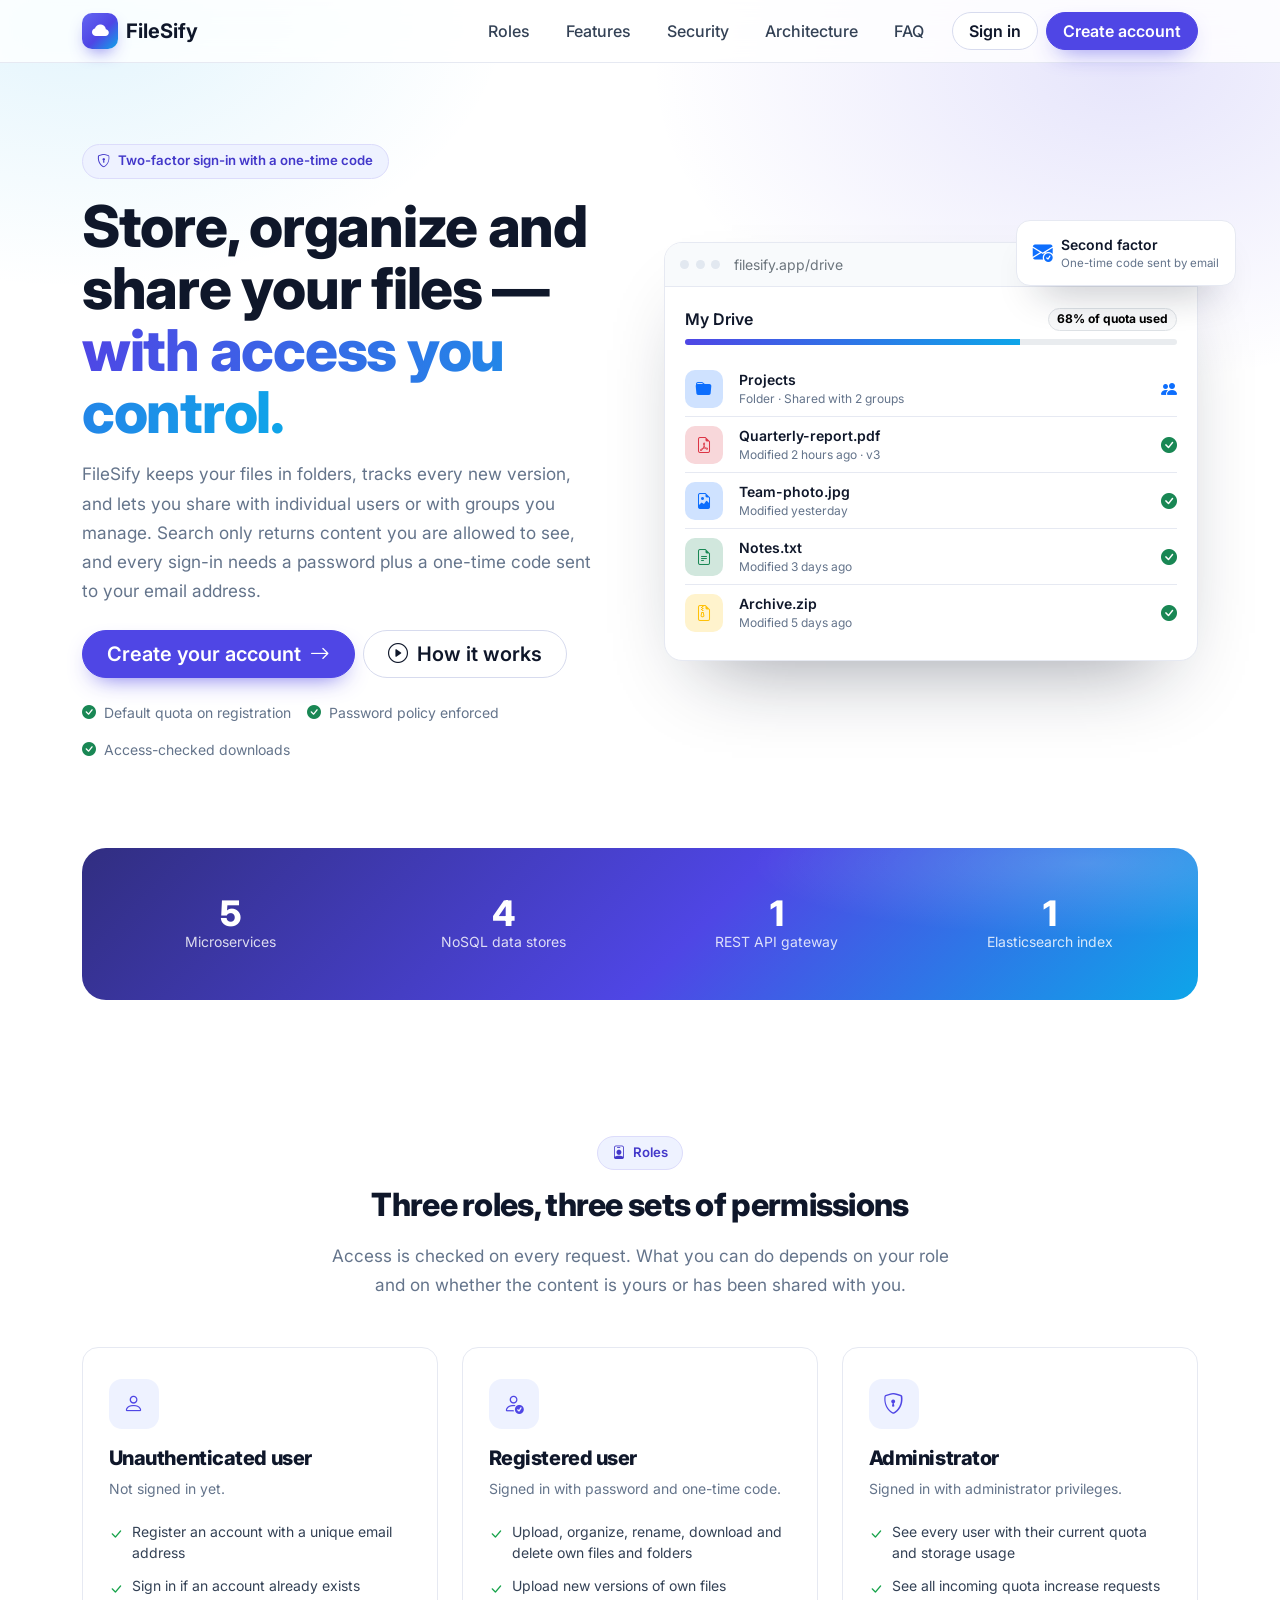
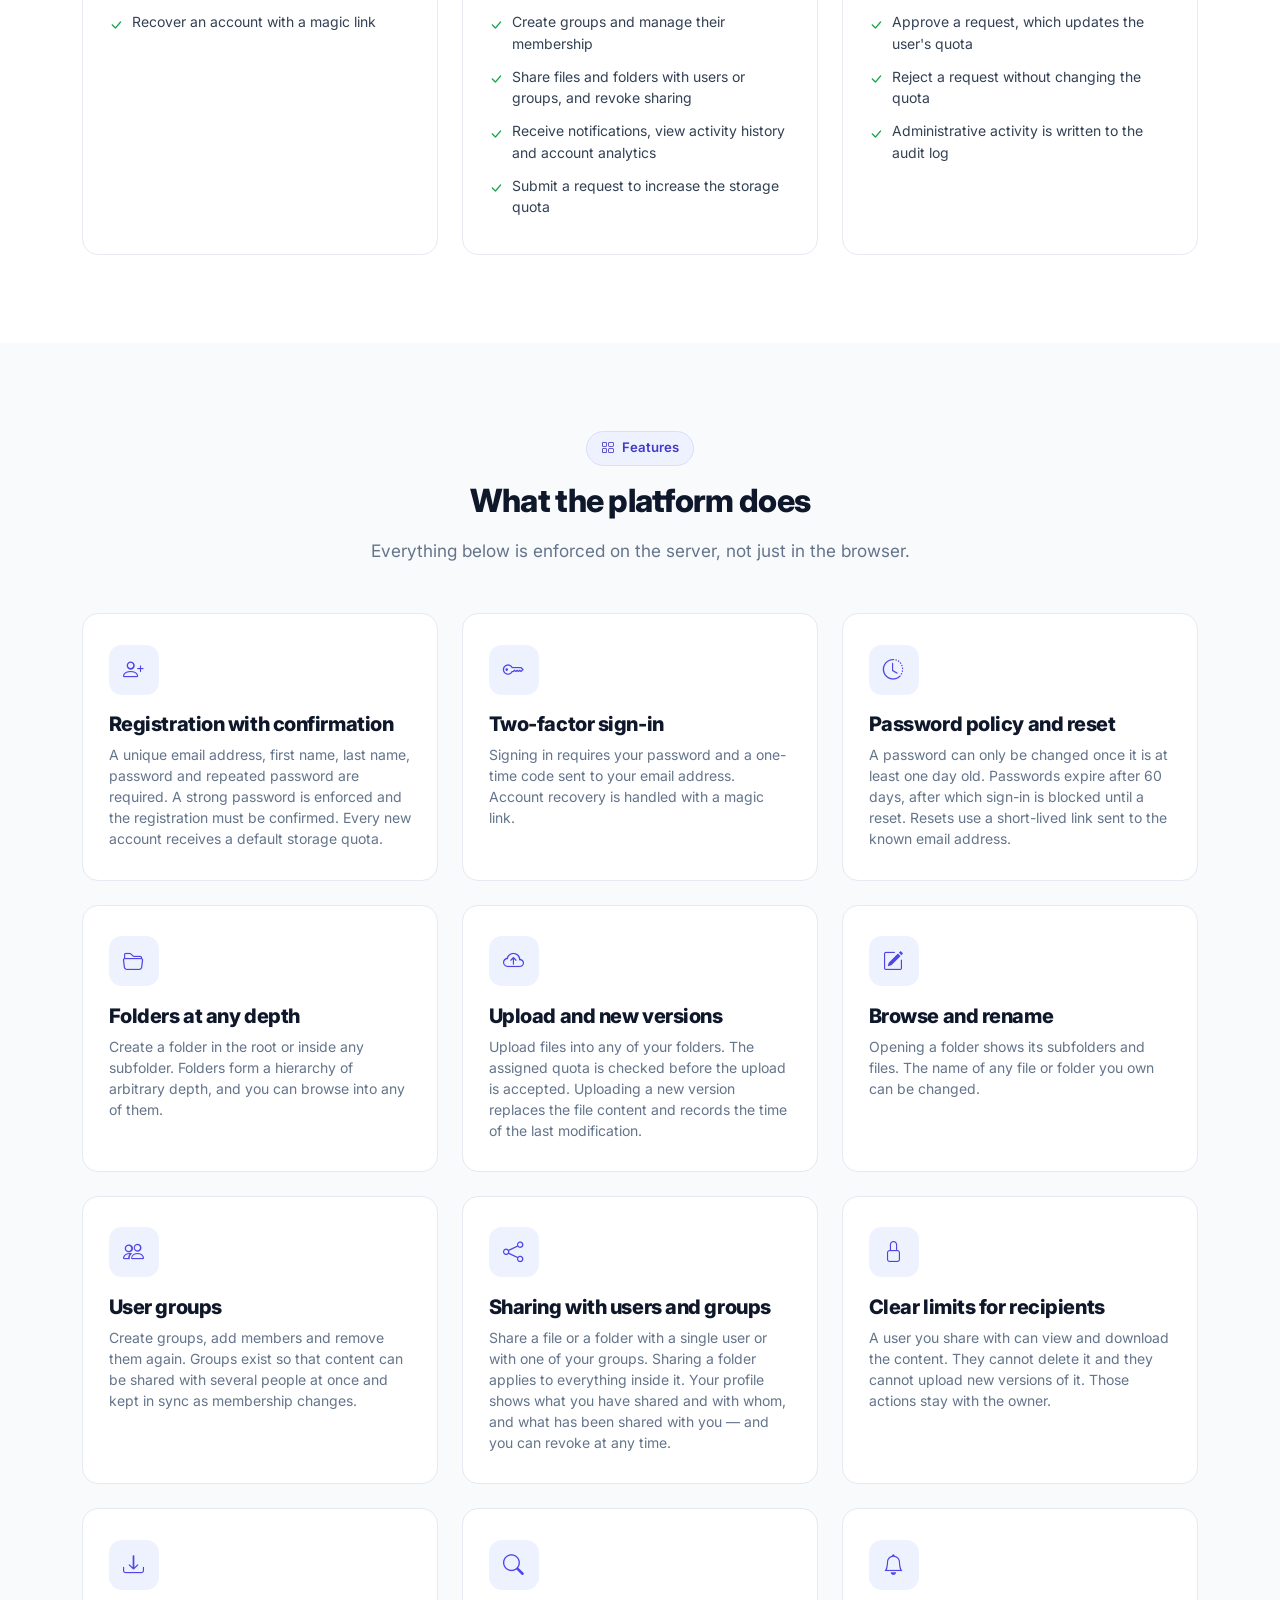
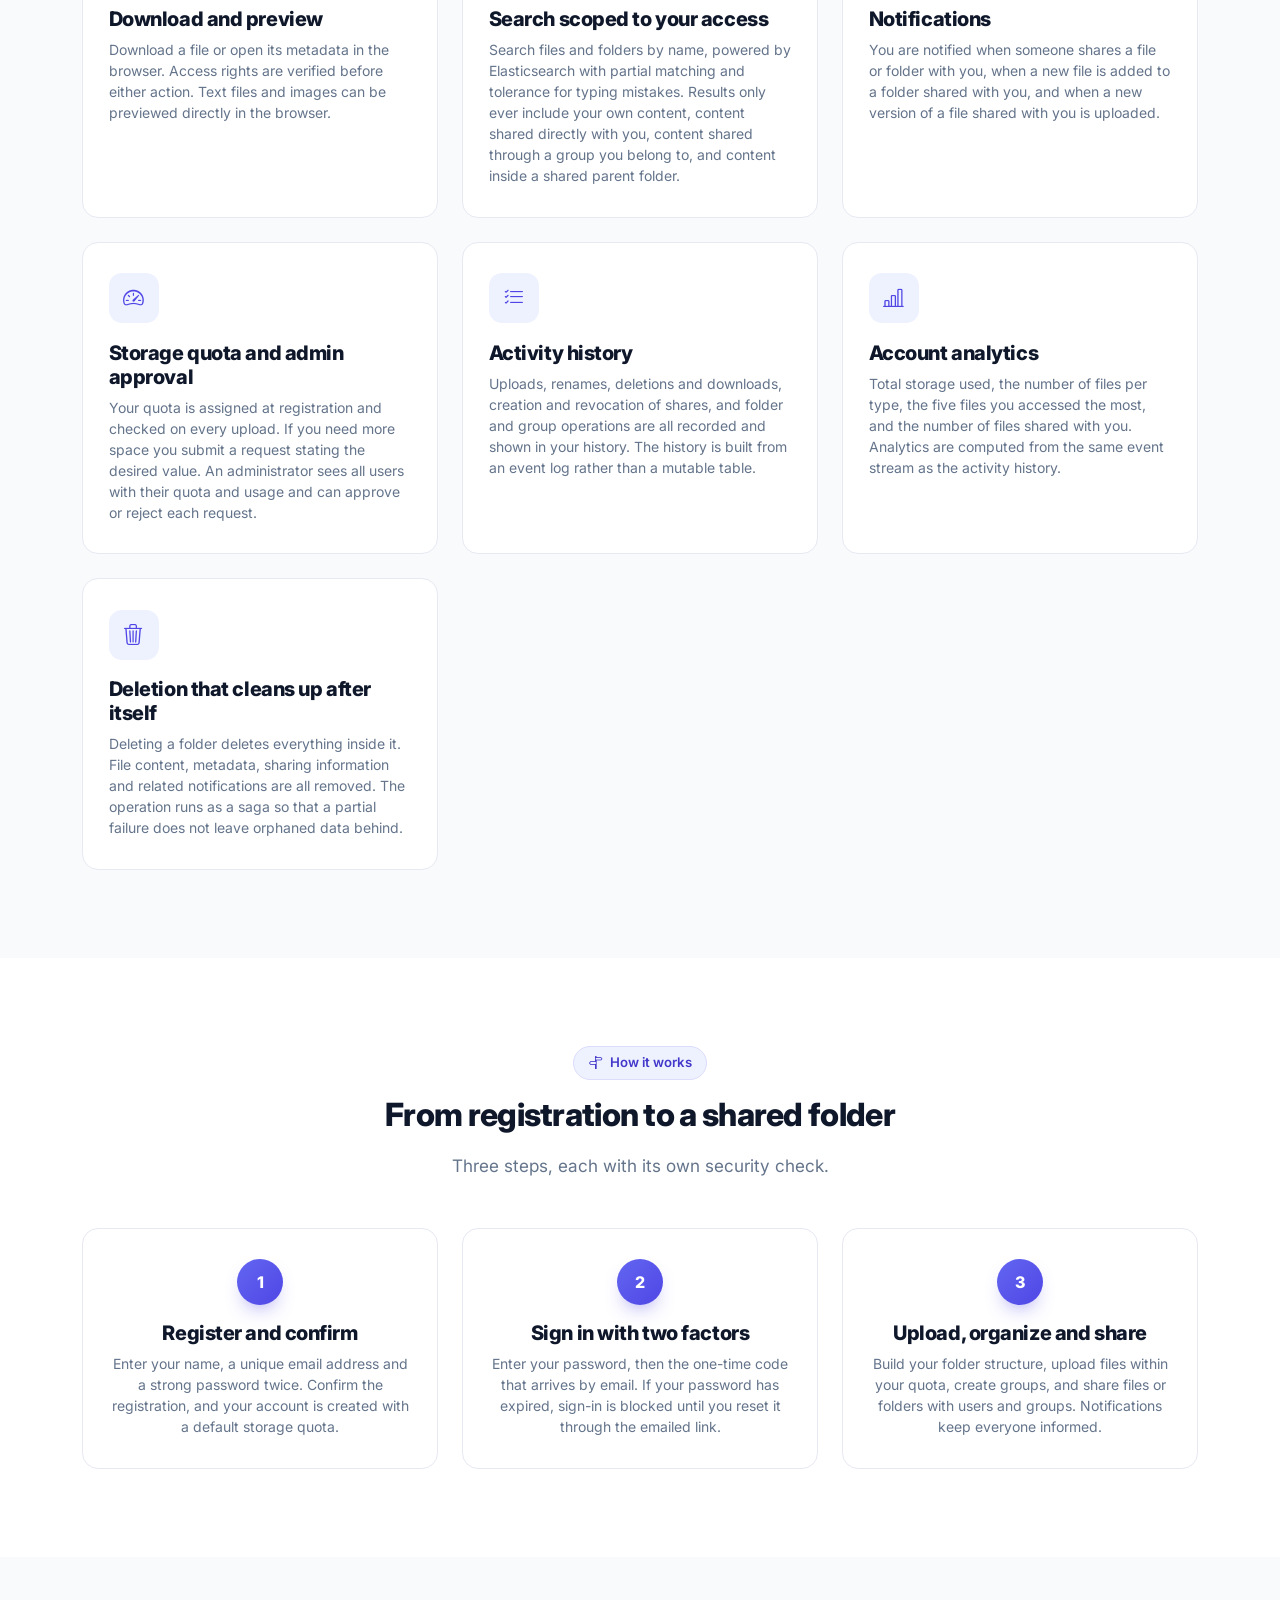
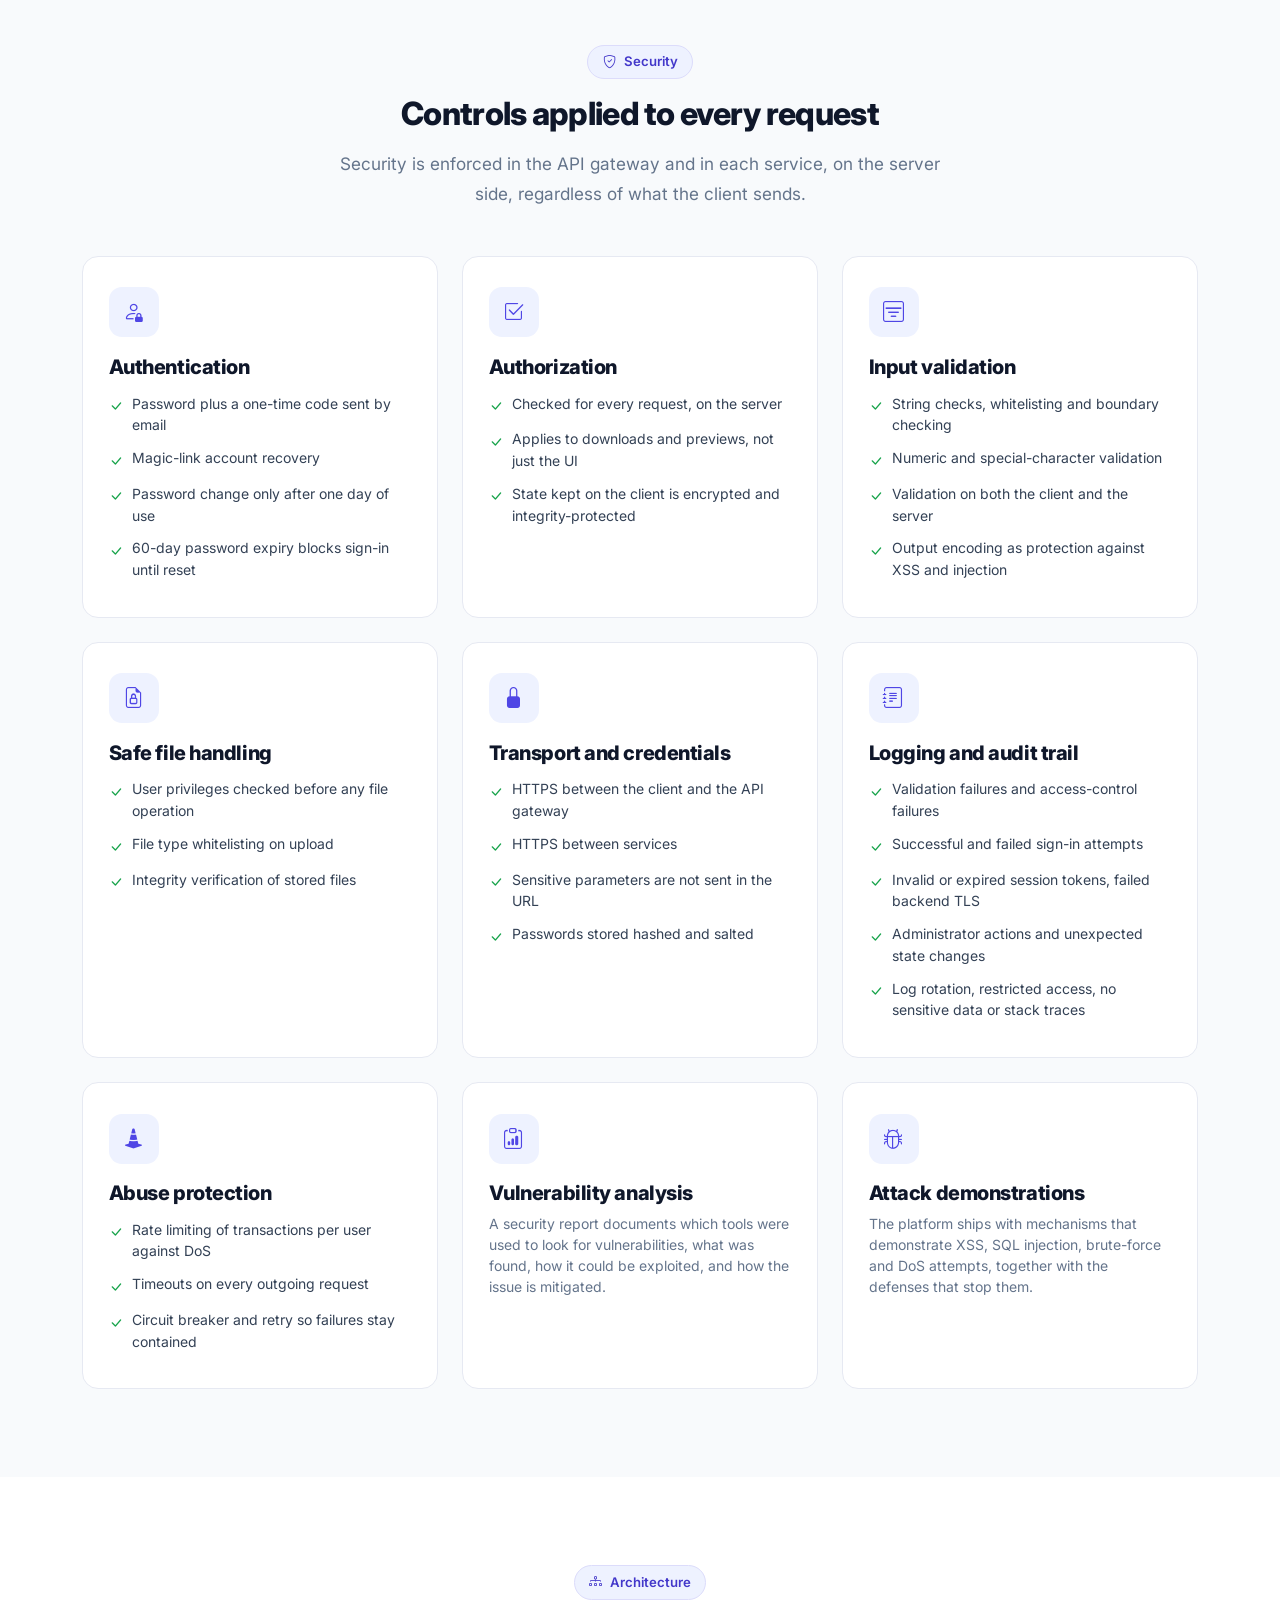
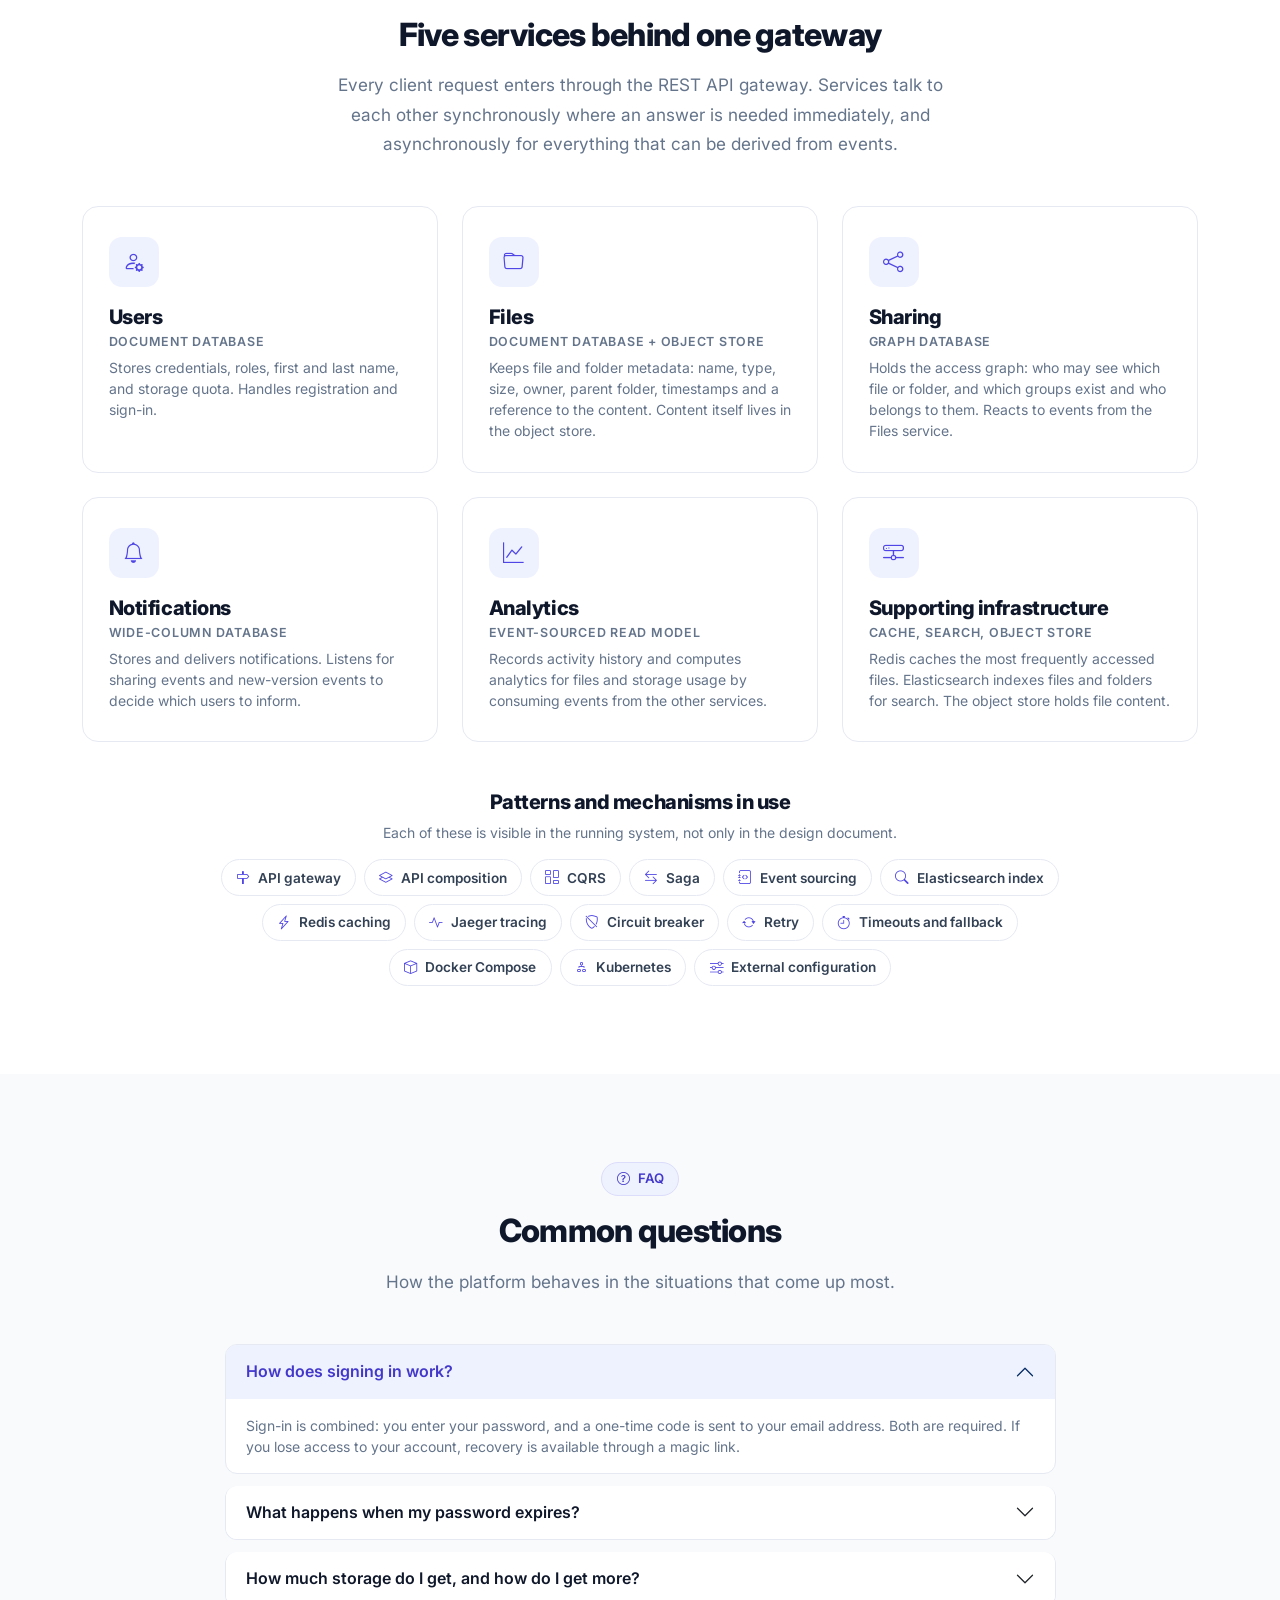
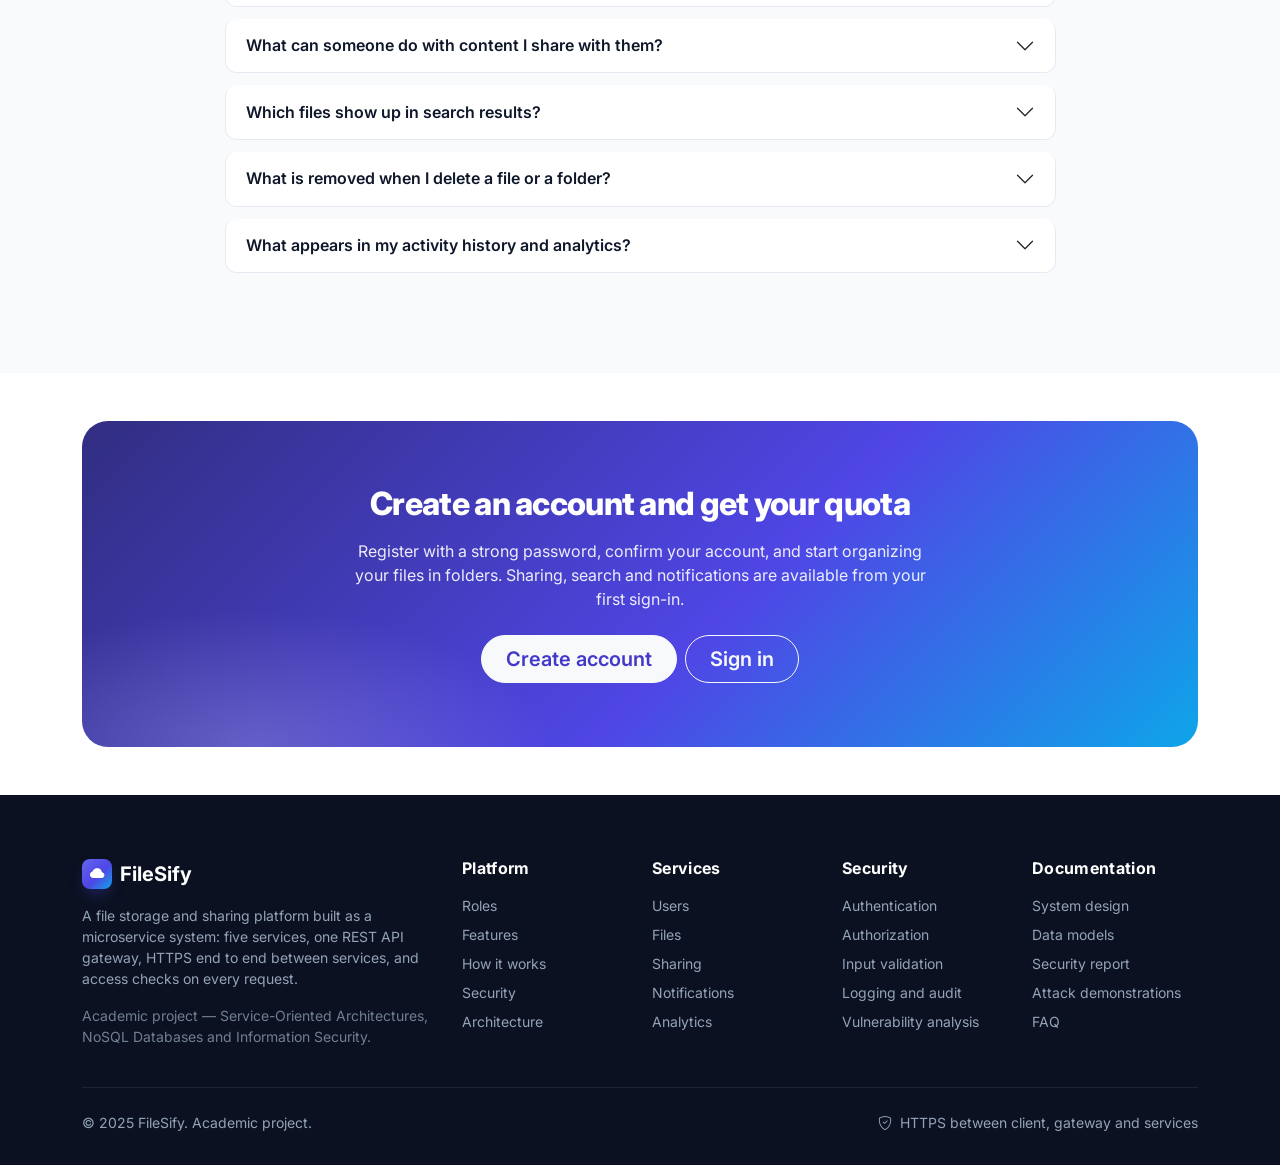
<file: frontend/index.html>
<!DOCTYPE html>
<html lang="en">
<head>
  <meta charset="utf-8">
  <meta name="viewport" content="width=device-width, initial-scale=1">
  <title>FileSify — File Storage and Sharing Platform</title>
  <meta name="description" content="FileSify is a file storage and sharing platform: organize content in folders, upload new versions, share with users and groups, and search only what you are allowed to see.">

  <link href="https://cdn.jsdelivr.net/npm/bootstrap@5.3.3/dist/css/bootstrap.min.css" rel="stylesheet">
  <link href="https://cdn.jsdelivr.net/npm/bootstrap-icons@1.11.3/font/bootstrap-icons.css" rel="stylesheet">
  <link rel="preconnect" href="https://fonts.googleapis.com">
  <link rel="preconnect" href="https://fonts.gstatic.com" crossorigin>
  <link href="https://fonts.googleapis.com/css2?family=Inter:wght@400;500;600;700;800&display=swap" rel="stylesheet">
  <link rel="stylesheet" href="CSS/styles.css">
</head>
<body>

<!-- Navbar -->
<nav class="navbar navbar-expand-lg fixed-top navbar-glass py-2">
  <div class="container">
    <a class="navbar-brand d-flex align-items-center gap-2 fw-bold" href="index.html">
      <span class="brand-mark"><i class="bi bi-cloud-fill"></i></span>
      <span>FileSify</span>
    </a>
    <button class="navbar-toggler border-0 shadow-none" type="button"
            data-bs-toggle="collapse" data-bs-target="#mainNav"
            aria-controls="mainNav" aria-expanded="false" aria-label="Toggle navigation">
      <span class="navbar-toggler-icon"></span>
    </button>
    <div class="collapse navbar-collapse" id="mainNav">
      <ul class="navbar-nav ms-auto align-items-lg-center gap-lg-1 mt-3 mt-lg-0">
        <li class="nav-item"><a class="nav-link px-lg-3" href="#roles">Roles</a></li>
        <li class="nav-item"><a class="nav-link px-lg-3" href="#features">Features</a></li>
        <li class="nav-item"><a class="nav-link px-lg-3" href="#security">Security</a></li>
        <li class="nav-item"><a class="nav-link px-lg-3" href="#architecture">Architecture</a></li>
        <li class="nav-item"><a class="nav-link px-lg-3" href="#faq">FAQ</a></li>
        <li class="nav-item ms-lg-2 mt-2 mt-lg-0">
          <a class="btn btn-outline-brand rounded-pill px-3 d-block d-lg-inline-block" href="login.html">Sign in</a>
        </li>
        <li class="nav-item ms-lg-1 mt-2 mt-lg-0">
          <a class="btn btn-brand rounded-pill px-3 d-block d-lg-inline-block" href="register.html">Create account</a>
        </li>
      </ul>
    </div>
  </div>
</nav>

<!-- Hero -->
<header class="hero" id="top">
  <div class="container">
    <div class="row align-items-center g-5">
      <div class="col-lg-6">
        <span class="pill-badge mb-3"><i class="bi bi-shield-lock"></i> Two-factor sign-in with a one-time code</span>
        <h1 class="mb-3">Store, organize and share your files — <span class="hero-highlight">with access you control.</span></h1>
        <p class="lead-soft mb-4" style="max-width:32rem;">
          FileSify keeps your files in folders, tracks every new version, and lets you share
          with individual users or with groups you manage. Search only returns content you are
          allowed to see, and every sign-in needs a password plus a one-time code sent to your
          email address.
        </p>
        <div class="d-flex flex-column flex-sm-row gap-2 mb-4">
          <a href="register.html" class="btn btn-brand btn-lg rounded-pill px-4">Create your account <i class="bi bi-arrow-right ms-1"></i></a>
          <a href="#how" class="btn btn-outline-brand btn-lg rounded-pill px-4"><i class="bi bi-play-circle me-1"></i> How it works</a>
        </div>
        <div class="d-flex flex-wrap align-items-center gap-3 text-soft small">
          <span><i class="bi bi-check-circle-fill text-success me-1"></i> Default quota on registration</span>
          <span><i class="bi bi-check-circle-fill text-success me-1"></i> Password policy enforced</span>
          <span><i class="bi bi-check-circle-fill text-success me-1"></i> Access-checked downloads</span>
        </div>
      </div>
      <div class="col-lg-6 position-relative">
        <div class="app-mock">
          <div class="app-mock-bar">
            <span class="dot"></span><span class="dot"></span><span class="dot"></span>
            <span class="ms-2 small text-secondary">filesify.app/drive</span>
          </div>
          <div class="app-mock-body">
            <div class="d-flex justify-content-between align-items-center mb-2">
              <div class="fw-semibold">My Drive</div>
              <span class="badge rounded-pill text-bg-light border">68% of quota used</span>
            </div>
            <div class="progress mb-3" style="height:6px;">
              <div class="progress-bar" style="width:68%;background:linear-gradient(90deg,#4f46e5,#0ea5e9);"></div>
            </div>
            <ul class="list-unstyled mb-0 file-list">
              <li class="d-flex align-items-center gap-3 py-2">
                <span class="file-icon bg-primary-subtle text-primary"><i class="bi bi-folder-fill"></i></span>
                <div class="flex-grow-1"><div class="small fw-semibold">Projects</div><div class="text-soft" style="font-size:.75rem;">Folder · Shared with 2 groups</div></div>
                <i class="bi bi-people-fill text-primary" title="Shared"></i>
              </li>
              <li class="d-flex align-items-center gap-3 py-2">
                <span class="file-icon bg-danger-subtle text-danger"><i class="bi bi-file-earmark-pdf"></i></span>
                <div class="flex-grow-1"><div class="small fw-semibold">Quarterly-report.pdf</div><div class="text-soft" style="font-size:.75rem;">Modified 2 hours ago · v3</div></div>
                <i class="bi bi-check-circle-fill text-success"></i>
              </li>
              <li class="d-flex align-items-center gap-3 py-2">
                <span class="file-icon bg-primary-subtle text-primary"><i class="bi bi-file-earmark-image"></i></span>
                <div class="flex-grow-1"><div class="small fw-semibold">Team-photo.jpg</div><div class="text-soft" style="font-size:.75rem;">Modified yesterday</div></div>
                <i class="bi bi-check-circle-fill text-success"></i>
              </li>
              <li class="d-flex align-items-center gap-3 py-2">
                <span class="file-icon bg-success-subtle text-success"><i class="bi bi-file-earmark-text"></i></span>
                <div class="flex-grow-1"><div class="small fw-semibold">Notes.txt</div><div class="text-soft" style="font-size:.75rem;">Modified 3 days ago</div></div>
                <i class="bi bi-check-circle-fill text-success"></i>
              </li>
              <li class="d-flex align-items-center gap-3 py-2">
                <span class="file-icon bg-warning-subtle text-warning"><i class="bi bi-file-earmark-zip"></i></span>
                <div class="flex-grow-1"><div class="small fw-semibold">Archive.zip</div><div class="text-soft" style="font-size:.75rem;">Modified 5 days ago</div></div>
                <i class="bi bi-check-circle-fill text-success"></i>
              </li>
            </ul>
          </div>
        </div>
        <div class="floating-card" style="top:-22px;right:-14px;">
          <div class="d-flex align-items-center gap-2">
            <i class="bi bi-envelope-check-fill text-primary fs-5"></i>
            <div>
              <div class="small fw-semibold">Second factor</div>
              <div class="text-soft" style="font-size:.72rem;">One-time code sent by email</div>
            </div>
          </div>
        </div>
      </div>
    </div>
  </div>
</header>

<!-- Stats -->
<section class="pb-5">
  <div class="container">
    <div class="stats-band">
      <div class="row text-center g-4">
        <div class="col-6 col-md-3"><div class="stat-number">5</div><div class="stat-label">Microservices</div></div>
        <div class="col-6 col-md-3"><div class="stat-number">4</div><div class="stat-label">NoSQL data stores</div></div>
        <div class="col-6 col-md-3"><div class="stat-number">1</div><div class="stat-label">REST API gateway</div></div>
        <div class="col-6 col-md-3"><div class="stat-number">1</div><div class="stat-label">Elasticsearch index</div></div>
      </div>
    </div>
  </div>
</section>

<!-- Roles -->
<section class="section" id="roles">
  <div class="container">
    <div class="row justify-content-center text-center mb-5">
      <div class="col-lg-7">
        <span class="pill-badge mb-3"><i class="bi bi-person-badge"></i> Roles</span>
        <h2 class="mb-3">Three roles, three sets of permissions</h2>
        <p class="lead-soft mb-0">Access is checked on every request. What you can do depends on your role and on whether the content is yours or has been shared with you.</p>
      </div>
    </div>
    <div class="row g-4">
      <div class="col-md-6 col-lg-4">
        <div class="role-card">
          <div class="role-icon"><i class="bi bi-person"></i></div>
          <h5 class="mb-2">Unauthenticated user</h5>
          <p class="text-soft small mb-3">Not signed in yet.</p>
          <ul class="check-list small">
            <li><i class="bi bi-check-lg"></i><span>Register an account with a unique email address</span></li>
            <li><i class="bi bi-check-lg"></i><span>Sign in if an account already exists</span></li>
            <li><i class="bi bi-check-lg"></i><span>Recover an account with a magic link</span></li>
          </ul>
        </div>
      </div>
      <div class="col-md-6 col-lg-4">
        <div class="role-card">
          <div class="role-icon"><i class="bi bi-person-check"></i></div>
          <h5 class="mb-2">Registered user</h5>
          <p class="text-soft small mb-3">Signed in with password and one-time code.</p>
          <ul class="check-list small">
            <li><i class="bi bi-check-lg"></i><span>Upload, organize, rename, download and delete own files and folders</span></li>
            <li><i class="bi bi-check-lg"></i><span>Upload new versions of own files</span></li>
            <li><i class="bi bi-check-lg"></i><span>Create groups and manage their membership</span></li>
            <li><i class="bi bi-check-lg"></i><span>Share files and folders with users or groups, and revoke sharing</span></li>
            <li><i class="bi bi-check-lg"></i><span>Receive notifications, view activity history and account analytics</span></li>
            <li><i class="bi bi-check-lg"></i><span>Submit a request to increase the storage quota</span></li>
          </ul>
        </div>
      </div>
      <div class="col-md-6 col-lg-4">
        <div class="role-card">
          <div class="role-icon"><i class="bi bi-shield-lock"></i></div>
          <h5 class="mb-2">Administrator</h5>
          <p class="text-soft small mb-3">Signed in with administrator privileges.</p>
          <ul class="check-list small">
            <li><i class="bi bi-check-lg"></i><span>See every user with their current quota and storage usage</span></li>
            <li><i class="bi bi-check-lg"></i><span>See all incoming quota increase requests</span></li>
            <li><i class="bi bi-check-lg"></i><span>Approve a request, which updates the user's quota</span></li>
            <li><i class="bi bi-check-lg"></i><span>Reject a request without changing the quota</span></li>
            <li><i class="bi bi-check-lg"></i><span>Administrative activity is written to the audit log</span></li>
          </ul>
        </div>
      </div>
    </div>
  </div>
</section>

<!-- Features -->
<section class="section" id="features" style="background:#f8fafc;">
  <div class="container">
    <div class="row justify-content-center text-center mb-5">
      <div class="col-lg-7">
        <span class="pill-badge mb-3"><i class="bi bi-grid"></i> Features</span>
        <h2 class="mb-3">What the platform does</h2>
        <p class="lead-soft mb-0">Everything below is enforced on the server, not just in the browser.</p>
      </div>
    </div>
    <div class="row g-4">
      <div class="col-md-6 col-lg-4"><div class="feature-card"><div class="feature-icon"><i class="bi bi-person-plus"></i></div><h5 class="mb-2">Registration with confirmation</h5><p class="text-soft mb-0 small">A unique email address, first name, last name, password and repeated password are required. A strong password is enforced and the registration must be confirmed. Every new account receives a default storage quota.</p></div></div>
      <div class="col-md-6 col-lg-4"><div class="feature-card"><div class="feature-icon"><i class="bi bi-key"></i></div><h5 class="mb-2">Two-factor sign-in</h5><p class="text-soft mb-0 small">Signing in requires your password and a one-time code sent to your email address. Account recovery is handled with a magic link.</p></div></div>
      <div class="col-md-6 col-lg-4"><div class="feature-card"><div class="feature-icon"><i class="bi bi-clock-history"></i></div><h5 class="mb-2">Password policy and reset</h5><p class="text-soft mb-0 small">A password can only be changed once it is at least one day old. Passwords expire after 60 days, after which sign-in is blocked until a reset. Resets use a short-lived link sent to the known email address.</p></div></div>
      <div class="col-md-6 col-lg-4"><div class="feature-card"><div class="feature-icon"><i class="bi bi-folder2-open"></i></div><h5 class="mb-2">Folders at any depth</h5><p class="text-soft mb-0 small">Create a folder in the root or inside any subfolder. Folders form a hierarchy of arbitrary depth, and you can browse into any of them.</p></div></div>
      <div class="col-md-6 col-lg-4"><div class="feature-card"><div class="feature-icon"><i class="bi bi-cloud-arrow-up"></i></div><h5 class="mb-2">Upload and new versions</h5><p class="text-soft mb-0 small">Upload files into any of your folders. The assigned quota is checked before the upload is accepted. Uploading a new version replaces the file content and records the time of the last modification.</p></div></div>
      <div class="col-md-6 col-lg-4"><div class="feature-card"><div class="feature-icon"><i class="bi bi-pencil-square"></i></div><h5 class="mb-2">Browse and rename</h5><p class="text-soft mb-0 small">Opening a folder shows its subfolders and files. The name of any file or folder you own can be changed.</p></div></div>
      <div class="col-md-6 col-lg-4"><div class="feature-card"><div class="feature-icon"><i class="bi bi-people"></i></div><h5 class="mb-2">User groups</h5><p class="text-soft mb-0 small">Create groups, add members and remove them again. Groups exist so that content can be shared with several people at once and kept in sync as membership changes.</p></div></div>
      <div class="col-md-6 col-lg-4"><div class="feature-card"><div class="feature-icon"><i class="bi bi-share"></i></div><h5 class="mb-2">Sharing with users and groups</h5><p class="text-soft mb-0 small">Share a file or a folder with a single user or with one of your groups. Sharing a folder applies to everything inside it. Your profile shows what you have shared and with whom, and what has been shared with you — and you can revoke at any time.</p></div></div>
      <div class="col-md-6 col-lg-4"><div class="feature-card"><div class="feature-icon"><i class="bi bi-lock"></i></div><h5 class="mb-2">Clear limits for recipients</h5><p class="text-soft mb-0 small">A user you share with can view and download the content. They cannot delete it and they cannot upload new versions of it. Those actions stay with the owner.</p></div></div>
      <div class="col-md-6 col-lg-4"><div class="feature-card"><div class="feature-icon"><i class="bi bi-download"></i></div><h5 class="mb-2">Download and preview</h5><p class="text-soft mb-0 small">Download a file or open its metadata in the browser. Access rights are verified before either action. Text files and images can be previewed directly in the browser.</p></div></div>
      <div class="col-md-6 col-lg-4"><div class="feature-card"><div class="feature-icon"><i class="bi bi-search"></i></div><h5 class="mb-2">Search scoped to your access</h5><p class="text-soft mb-0 small">Search files and folders by name, powered by Elasticsearch with partial matching and tolerance for typing mistakes. Results only ever include your own content, content shared directly with you, content shared through a group you belong to, and content inside a shared parent folder.</p></div></div>
      <div class="col-md-6 col-lg-4"><div class="feature-card"><div class="feature-icon"><i class="bi bi-bell"></i></div><h5 class="mb-2">Notifications</h5><p class="text-soft mb-0 small">You are notified when someone shares a file or folder with you, when a new file is added to a folder shared with you, and when a new version of a file shared with you is uploaded.</p></div></div>
      <div class="col-md-6 col-lg-4"><div class="feature-card"><div class="feature-icon"><i class="bi bi-speedometer2"></i></div><h5 class="mb-2">Storage quota and admin approval</h5><p class="text-soft mb-0 small">Your quota is assigned at registration and checked on every upload. If you need more space you submit a request stating the desired value. An administrator sees all users with their quota and usage and can approve or reject each request.</p></div></div>
      <div class="col-md-6 col-lg-4"><div class="feature-card"><div class="feature-icon"><i class="bi bi-list-check"></i></div><h5 class="mb-2">Activity history</h5><p class="text-soft mb-0 small">Uploads, renames, deletions and downloads, creation and revocation of shares, and folder and group operations are all recorded and shown in your history. The history is built from an event log rather than a mutable table.</p></div></div>
      <div class="col-md-6 col-lg-4"><div class="feature-card"><div class="feature-icon"><i class="bi bi-bar-chart-line"></i></div><h5 class="mb-2">Account analytics</h5><p class="text-soft mb-0 small">Total storage used, the number of files per type, the five files you accessed the most, and the number of files shared with you. Analytics are computed from the same event stream as the activity history.</p></div></div>
      <div class="col-md-6 col-lg-4"><div class="feature-card"><div class="feature-icon"><i class="bi bi-trash3"></i></div><h5 class="mb-2">Deletion that cleans up after itself</h5><p class="text-soft mb-0 small">Deleting a folder deletes everything inside it. File content, metadata, sharing information and related notifications are all removed. The operation runs as a saga so that a partial failure does not leave orphaned data behind.</p></div></div>
    </div>
  </div>
</section>

<!-- How it works -->
<section class="section" id="how">
  <div class="container">
    <div class="row justify-content-center text-center mb-5">
      <div class="col-lg-7">
        <span class="pill-badge mb-3"><i class="bi bi-signpost-split"></i> How it works</span>
        <h2 class="mb-3">From registration to a shared folder</h2>
        <p class="lead-soft mb-0">Three steps, each with its own security check.</p>
      </div>
    </div>
    <div class="row g-4">
      <div class="col-md-4"><div class="feature-card text-center"><div class="step-num mx-auto mb-3">1</div><h5 class="mb-2">Register and confirm</h5><p class="text-soft small mb-0">Enter your name, a unique email address and a strong password twice. Confirm the registration, and your account is created with a default storage quota.</p></div></div>
      <div class="col-md-4"><div class="feature-card text-center"><div class="step-num mx-auto mb-3">2</div><h5 class="mb-2">Sign in with two factors</h5><p class="text-soft small mb-0">Enter your password, then the one-time code that arrives by email. If your password has expired, sign-in is blocked until you reset it through the emailed link.</p></div></div>
      <div class="col-md-4"><div class="feature-card text-center"><div class="step-num mx-auto mb-3">3</div><h5 class="mb-2">Upload, organize and share</h5><p class="text-soft small mb-0">Build your folder structure, upload files within your quota, create groups, and share files or folders with users and groups. Notifications keep everyone informed.</p></div></div>
    </div>
  </div>
</section>

<!-- Security -->
<section class="section" id="security" style="background:#f8fafc;">
  <div class="container">
    <div class="row justify-content-center text-center mb-5">
      <div class="col-lg-7">
        <span class="pill-badge mb-3"><i class="bi bi-shield-check"></i> Security</span>
        <h2 class="mb-3">Controls applied to every request</h2>
        <p class="lead-soft mb-0">Security is enforced in the API gateway and in each service, on the server side, regardless of what the client sends.</p>
      </div>
    </div>
    <div class="row g-4">
      <div class="col-md-6 col-lg-4"><div class="feature-card"><div class="feature-icon"><i class="bi bi-person-lock"></i></div><h5 class="mb-2">Authentication</h5><ul class="check-list small"><li><i class="bi bi-check-lg"></i><span>Password plus a one-time code sent by email</span></li><li><i class="bi bi-check-lg"></i><span>Magic-link account recovery</span></li><li><i class="bi bi-check-lg"></i><span>Password change only after one day of use</span></li><li><i class="bi bi-check-lg"></i><span>60-day password expiry blocks sign-in until reset</span></li></ul></div></div>
      <div class="col-md-6 col-lg-4"><div class="feature-card"><div class="feature-icon"><i class="bi bi-check2-square"></i></div><h5 class="mb-2">Authorization</h5><ul class="check-list small"><li><i class="bi bi-check-lg"></i><span>Checked for every request, on the server</span></li><li><i class="bi bi-check-lg"></i><span>Applies to downloads and previews, not just the UI</span></li><li><i class="bi bi-check-lg"></i><span>State kept on the client is encrypted and integrity-protected</span></li></ul></div></div>
      <div class="col-md-6 col-lg-4"><div class="feature-card"><div class="feature-icon"><i class="bi bi-filter-square"></i></div><h5 class="mb-2">Input validation</h5><ul class="check-list small"><li><i class="bi bi-check-lg"></i><span>String checks, whitelisting and boundary checking</span></li><li><i class="bi bi-check-lg"></i><span>Numeric and special-character validation</span></li><li><i class="bi bi-check-lg"></i><span>Validation on both the client and the server</span></li><li><i class="bi bi-check-lg"></i><span>Output encoding as protection against XSS and injection</span></li></ul></div></div>
      <div class="col-md-6 col-lg-4"><div class="feature-card"><div class="feature-icon"><i class="bi bi-file-earmark-lock"></i></div><h5 class="mb-2">Safe file handling</h5><ul class="check-list small"><li><i class="bi bi-check-lg"></i><span>User privileges checked before any file operation</span></li><li><i class="bi bi-check-lg"></i><span>File type whitelisting on upload</span></li><li><i class="bi bi-check-lg"></i><span>Integrity verification of stored files</span></li></ul></div></div>
      <div class="col-md-6 col-lg-4"><div class="feature-card"><div class="feature-icon"><i class="bi bi-lock-fill"></i></div><h5 class="mb-2">Transport and credentials</h5><ul class="check-list small"><li><i class="bi bi-check-lg"></i><span>HTTPS between the client and the API gateway</span></li><li><i class="bi bi-check-lg"></i><span>HTTPS between services</span></li><li><i class="bi bi-check-lg"></i><span>Sensitive parameters are not sent in the URL</span></li><li><i class="bi bi-check-lg"></i><span>Passwords stored hashed and salted</span></li></ul></div></div>
      <div class="col-md-6 col-lg-4"><div class="feature-card"><div class="feature-icon"><i class="bi bi-journal-text"></i></div><h5 class="mb-2">Logging and audit trail</h5><ul class="check-list small"><li><i class="bi bi-check-lg"></i><span>Validation failures and access-control failures</span></li><li><i class="bi bi-check-lg"></i><span>Successful and failed sign-in attempts</span></li><li><i class="bi bi-check-lg"></i><span>Invalid or expired session tokens, failed backend TLS</span></li><li><i class="bi bi-check-lg"></i><span>Administrator actions and unexpected state changes</span></li><li><i class="bi bi-check-lg"></i><span>Log rotation, restricted access, no sensitive data or stack traces</span></li></ul></div></div>
      <div class="col-md-6 col-lg-4"><div class="feature-card"><div class="feature-icon"><i class="bi bi-cone-striped"></i></div><h5 class="mb-2">Abuse protection</h5><ul class="check-list small"><li><i class="bi bi-check-lg"></i><span>Rate limiting of transactions per user against DoS</span></li><li><i class="bi bi-check-lg"></i><span>Timeouts on every outgoing request</span></li><li><i class="bi bi-check-lg"></i><span>Circuit breaker and retry so failures stay contained</span></li></ul></div></div>
      <div class="col-md-6 col-lg-4"><div class="feature-card"><div class="feature-icon"><i class="bi bi-clipboard-data"></i></div><h5 class="mb-2">Vulnerability analysis</h5><p class="text-soft mb-0 small">A security report documents which tools were used to look for vulnerabilities, what was found, how it could be exploited, and how the issue is mitigated.</p></div></div>
      <div class="col-md-6 col-lg-4"><div class="feature-card"><div class="feature-icon"><i class="bi bi-bug"></i></div><h5 class="mb-2">Attack demonstrations</h5><p class="text-soft mb-0 small">The platform ships with mechanisms that demonstrate XSS, SQL injection, brute-force and DoS attempts, together with the defenses that stop them.</p></div></div>
    </div>
  </div>
</section>

<!-- Architecture -->
<section class="section" id="architecture">
  <div class="container">
    <div class="row justify-content-center text-center mb-5">
      <div class="col-lg-7">
        <span class="pill-badge mb-3"><i class="bi bi-diagram-3"></i> Architecture</span>
        <h2 class="mb-3">Five services behind one gateway</h2>
        <p class="lead-soft mb-0">Every client request enters through the REST API gateway. Services talk to each other synchronously where an answer is needed immediately, and asynchronously for everything that can be derived from events.</p>
      </div>
    </div>
    <div class="row g-4 mb-5">
      <div class="col-md-6 col-lg-4"><div class="arch-card"><div class="arch-icon"><i class="bi bi-person-gear"></i></div><h5 class="mb-1">Users</h5><div class="service-meta">Document database</div><p class="text-soft mb-0 small">Stores credentials, roles, first and last name, and storage quota. Handles registration and sign-in.</p></div></div>
      <div class="col-md-6 col-lg-4"><div class="arch-card"><div class="arch-icon"><i class="bi bi-folder"></i></div><h5 class="mb-1">Files</h5><div class="service-meta">Document database + object store</div><p class="text-soft mb-0 small">Keeps file and folder metadata: name, type, size, owner, parent folder, timestamps and a reference to the content. Content itself lives in the object store.</p></div></div>
      <div class="col-md-6 col-lg-4"><div class="arch-card"><div class="arch-icon"><i class="bi bi-share"></i></div><h5 class="mb-1">Sharing</h5><div class="service-meta">Graph database</div><p class="text-soft mb-0 small">Holds the access graph: who may see which file or folder, and which groups exist and who belongs to them. Reacts to events from the Files service.</p></div></div>
      <div class="col-md-6 col-lg-4"><div class="arch-card"><div class="arch-icon"><i class="bi bi-bell"></i></div><h5 class="mb-1">Notifications</h5><div class="service-meta">Wide-column database</div><p class="text-soft mb-0 small">Stores and delivers notifications. Listens for sharing events and new-version events to decide which users to inform.</p></div></div>
      <div class="col-md-6 col-lg-4"><div class="arch-card"><div class="arch-icon"><i class="bi bi-graph-up"></i></div><h5 class="mb-1">Analytics</h5><div class="service-meta">Event-sourced read model</div><p class="text-soft mb-0 small">Records activity history and computes analytics for files and storage usage by consuming events from the other services.</p></div></div>
      <div class="col-md-6 col-lg-4"><div class="arch-card"><div class="arch-icon"><i class="bi bi-hdd-network"></i></div><h5 class="mb-1">Supporting infrastructure</h5><div class="service-meta">Cache, search, object store</div><p class="text-soft mb-0 small">Redis caches the most frequently accessed files. Elasticsearch indexes files and folders for search. The object store holds file content.</p></div></div>
    </div>
    <div class="row justify-content-center">
      <div class="col-lg-10">
        <div class="text-center mb-3">
          <h5 class="mb-2">Patterns and mechanisms in use</h5>
          <p class="text-soft small mb-0">Each of these is visible in the running system, not only in the design document.</p>
        </div>
        <div class="d-flex flex-wrap justify-content-center gap-2">
          <span class="pattern-pill"><i class="bi bi-signpost"></i> API gateway</span>
          <span class="pattern-pill"><i class="bi bi-layers"></i> API composition</span>
          <span class="pattern-pill"><i class="bi bi-columns-gap"></i> CQRS</span>
          <span class="pattern-pill"><i class="bi bi-arrow-left-right"></i> Saga</span>
          <span class="pattern-pill"><i class="bi bi-journal-code"></i> Event sourcing</span>
          <span class="pattern-pill"><i class="bi bi-search"></i> Elasticsearch index</span>
          <span class="pattern-pill"><i class="bi bi-lightning-charge"></i> Redis caching</span>
          <span class="pattern-pill"><i class="bi bi-activity"></i> Jaeger tracing</span>
          <span class="pattern-pill"><i class="bi bi-shield-slash"></i> Circuit breaker</span>
          <span class="pattern-pill"><i class="bi bi-arrow-repeat"></i> Retry</span>
          <span class="pattern-pill"><i class="bi bi-stopwatch"></i> Timeouts and fallback</span>
          <span class="pattern-pill"><i class="bi bi-box"></i> Docker Compose</span>
          <span class="pattern-pill"><i class="bi bi-diagram-2"></i> Kubernetes</span>
          <span class="pattern-pill"><i class="bi bi-sliders"></i> External configuration</span>
        </div>
      </div>
    </div>
  </div>
</section>

<!-- FAQ -->
<section class="section" id="faq" style="background:#f8fafc;">
  <div class="container">
    <div class="row justify-content-center text-center mb-5">
      <div class="col-lg-7">
        <span class="pill-badge mb-3"><i class="bi bi-question-circle"></i> FAQ</span>
        <h2 class="mb-3">Common questions</h2>
        <p class="lead-soft mb-0">How the platform behaves in the situations that come up most.</p>
      </div>
    </div>
    <div class="row justify-content-center">
      <div class="col-lg-9">
        <div class="accordion" id="faqAccordion">
          <div class="accordion-item"><h2 class="accordion-header"><button class="accordion-button" type="button" data-bs-toggle="collapse" data-bs-target="#faq1" aria-expanded="true" aria-controls="faq1">How does signing in work?</button></h2><div id="faq1" class="accordion-collapse collapse show" data-bs-parent="#faqAccordion"><div class="accordion-body text-soft small">Sign-in is combined: you enter your password, and a one-time code is sent to your email address. Both are required. If you lose access to your account, recovery is available through a magic link.</div></div></div>
          <div class="accordion-item"><h2 class="accordion-header"><button class="accordion-button collapsed" type="button" data-bs-toggle="collapse" data-bs-target="#faq2" aria-expanded="false" aria-controls="faq2">What happens when my password expires?</button></h2><div id="faq2" class="accordion-collapse collapse" data-bs-parent="#faqAccordion"><div class="accordion-body text-soft small">A password is valid for 60 days. Once it expires, sign-in is blocked until you set a new one through the reset link sent to your email address. This makes the account auditable: an expired credential cannot be used to get in. A password can only be changed after it has been in use for at least one day.</div></div></div>
          <div class="accordion-item"><h2 class="accordion-header"><button class="accordion-button collapsed" type="button" data-bs-toggle="collapse" data-bs-target="#faq3" aria-expanded="false" aria-controls="faq3">How much storage do I get, and how do I get more?</button></h2><div id="faq3" class="accordion-collapse collapse" data-bs-parent="#faqAccordion"><div class="accordion-body text-soft small">Every account is created with a default quota, and every upload is checked against it. If you need more space, submit a request stating the value you want. An administrator reviews it and either approves it, which updates your quota, or rejects it.</div></div></div>
          <div class="accordion-item"><h2 class="accordion-header"><button class="accordion-button collapsed" type="button" data-bs-toggle="collapse" data-bs-target="#faq4" aria-expanded="false" aria-controls="faq4">What can someone do with content I share with them?</button></h2><div id="faq4" class="accordion-collapse collapse" data-bs-parent="#faqAccordion"><div class="accordion-body text-soft small">They can view and download it. They cannot delete it and they cannot upload new versions of it. If you share a folder, the same rules apply to everything inside that folder. You can revoke a share at any time, and your profile lists both what you have shared and what has been shared with you.</div></div></div>
          <div class="accordion-item"><h2 class="accordion-header"><button class="accordion-button collapsed" type="button" data-bs-toggle="collapse" data-bs-target="#faq5" aria-expanded="false" aria-controls="faq5">Which files show up in search results?</button></h2><div id="faq5" class="accordion-collapse collapse" data-bs-parent="#faqAccordion"><div class="accordion-body text-soft small">Only content you are allowed to see: your own files and folders, content shared directly with you, content shared with a group you are a member of, and content inside a shared parent folder. Search is by name, supports partial matches and tolerates typing mistakes.</div></div></div>
          <div class="accordion-item"><h2 class="accordion-header"><button class="accordion-button collapsed" type="button" data-bs-toggle="collapse" data-bs-target="#faq6" aria-expanded="false" aria-controls="faq6">What is removed when I delete a file or a folder?</button></h2><div id="faq6" class="accordion-collapse collapse" data-bs-parent="#faqAccordion"><div class="accordion-body text-soft small">The content itself, its metadata, the sharing information attached to it, and the notifications that refer to it. Deleting a folder removes everything inside it. Because deletion touches several services, it runs as a saga with compensating steps, so a failure part-way through does not leave data behind.</div></div></div>
          <div class="accordion-item"><h2 class="accordion-header"><button class="accordion-button collapsed" type="button" data-bs-toggle="collapse" data-bs-target="#faq7" aria-expanded="false" aria-controls="faq7">What appears in my activity history and analytics?</button></h2><div id="faq7" class="accordion-collapse collapse" data-bs-parent="#faqAccordion"><div class="accordion-body text-soft small">Your history lists uploads, renames, deletions, downloads, creation and revocation of shares, and folder and group operations. Your analytics show total storage used, the number of files per type, the five files you accessed the most, and the number of files shared with you.</div></div></div>
        </div>
      </div>
    </div>
  </div>
</section>

<!-- CTA -->
<section class="pb-5 pt-5">
  <div class="container">
    <div class="cta-panel">
      <h2 class="mb-3">Create an account and get your quota</h2>
      <p class="mb-4 mx-auto" style="max-width:36rem;opacity:.9;">Register with a strong password, confirm your account, and start organizing your files in folders. Sharing, search and notifications are available from your first sign-in.</p>
      <div class="d-flex flex-column flex-sm-row justify-content-center gap-2">
        <a href="register.html" class="btn btn-light btn-lg rounded-pill px-4 fw-semibold" style="color:#4338ca;">Create account</a>
        <a href="login.html" class="btn btn-outline-light btn-lg rounded-pill px-4">Sign in</a>
      </div>
    </div>
  </div>
</section>

<!-- Footer -->
<footer class="footer mega">
  <div class="container">
    <div class="row g-4">
      <div class="col-lg-4">
        <a href="index.html" class="d-inline-flex align-items-center gap-2 fw-bold fs-5 mb-3 text-white">
          <span class="brand-mark"><i class="bi bi-cloud-fill"></i></span>
          <span>FileSify</span>
        </a>
        <p class="small" style="max-width:22rem;">A file storage and sharing platform built as a microservice system: five services, one REST API gateway, HTTPS end to end between services, and access checks on every request.</p>
        <p class="small mb-0" style="max-width:22rem;opacity:.75;">Academic project — Service-Oriented Architectures, NoSQL Databases and Information Security.</p>
      </div>
      <div class="col-6 col-lg-2">
        <h6>Platform</h6>
        <ul class="list-unstyled small d-grid gap-2 mb-0">
          <li><a href="#roles">Roles</a></li>
          <li><a href="#features">Features</a></li>
          <li><a href="#how">How it works</a></li>
          <li><a href="#security">Security</a></li>
          <li><a href="#architecture">Architecture</a></li>
        </ul>
      </div>
      <div class="col-6 col-lg-2">
        <h6>Services</h6>
        <ul class="list-unstyled small d-grid gap-2 mb-0">
          <li><a href="#architecture">Users</a></li>
          <li><a href="#architecture">Files</a></li>
          <li><a href="#architecture">Sharing</a></li>
          <li><a href="#architecture">Notifications</a></li>
          <li><a href="#architecture">Analytics</a></li>
        </ul>
      </div>
      <div class="col-6 col-lg-2">
        <h6>Security</h6>
        <ul class="list-unstyled small d-grid gap-2 mb-0">
          <li><a href="#security">Authentication</a></li>
          <li><a href="#security">Authorization</a></li>
          <li><a href="#security">Input validation</a></li>
          <li><a href="#security">Logging and audit</a></li>
          <li><a href="#security">Vulnerability analysis</a></li>
        </ul>
      </div>
      <div class="col-6 col-lg-2">
        <h6>Documentation</h6>
        <ul class="list-unstyled small d-grid gap-2 mb-0">
          <li><a href="#">System design</a></li>
          <li><a href="#">Data models</a></li>
          <li><a href="#">Security report</a></li>
          <li><a href="#">Attack demonstrations</a></li>
          <li><a href="#faq">FAQ</a></li>
        </ul>
      </div>
    </div>
    <div class="footer-bottom d-flex flex-column flex-md-row justify-content-between align-items-center gap-2">
      <span>&copy; 2025 FileSify. Academic project.</span>
      <span class="d-flex align-items-center gap-2"><i class="bi bi-shield-check"></i> HTTPS between client, gateway and services</span>
    </div>
  </div>
</footer>

<script src="https://cdn.jsdelivr.net/npm/bootstrap@5.3.3/dist/js/bootstrap.bundle.min.js"></script>
<script src="JS/app.js"></script>
</body>
</html>
</file>
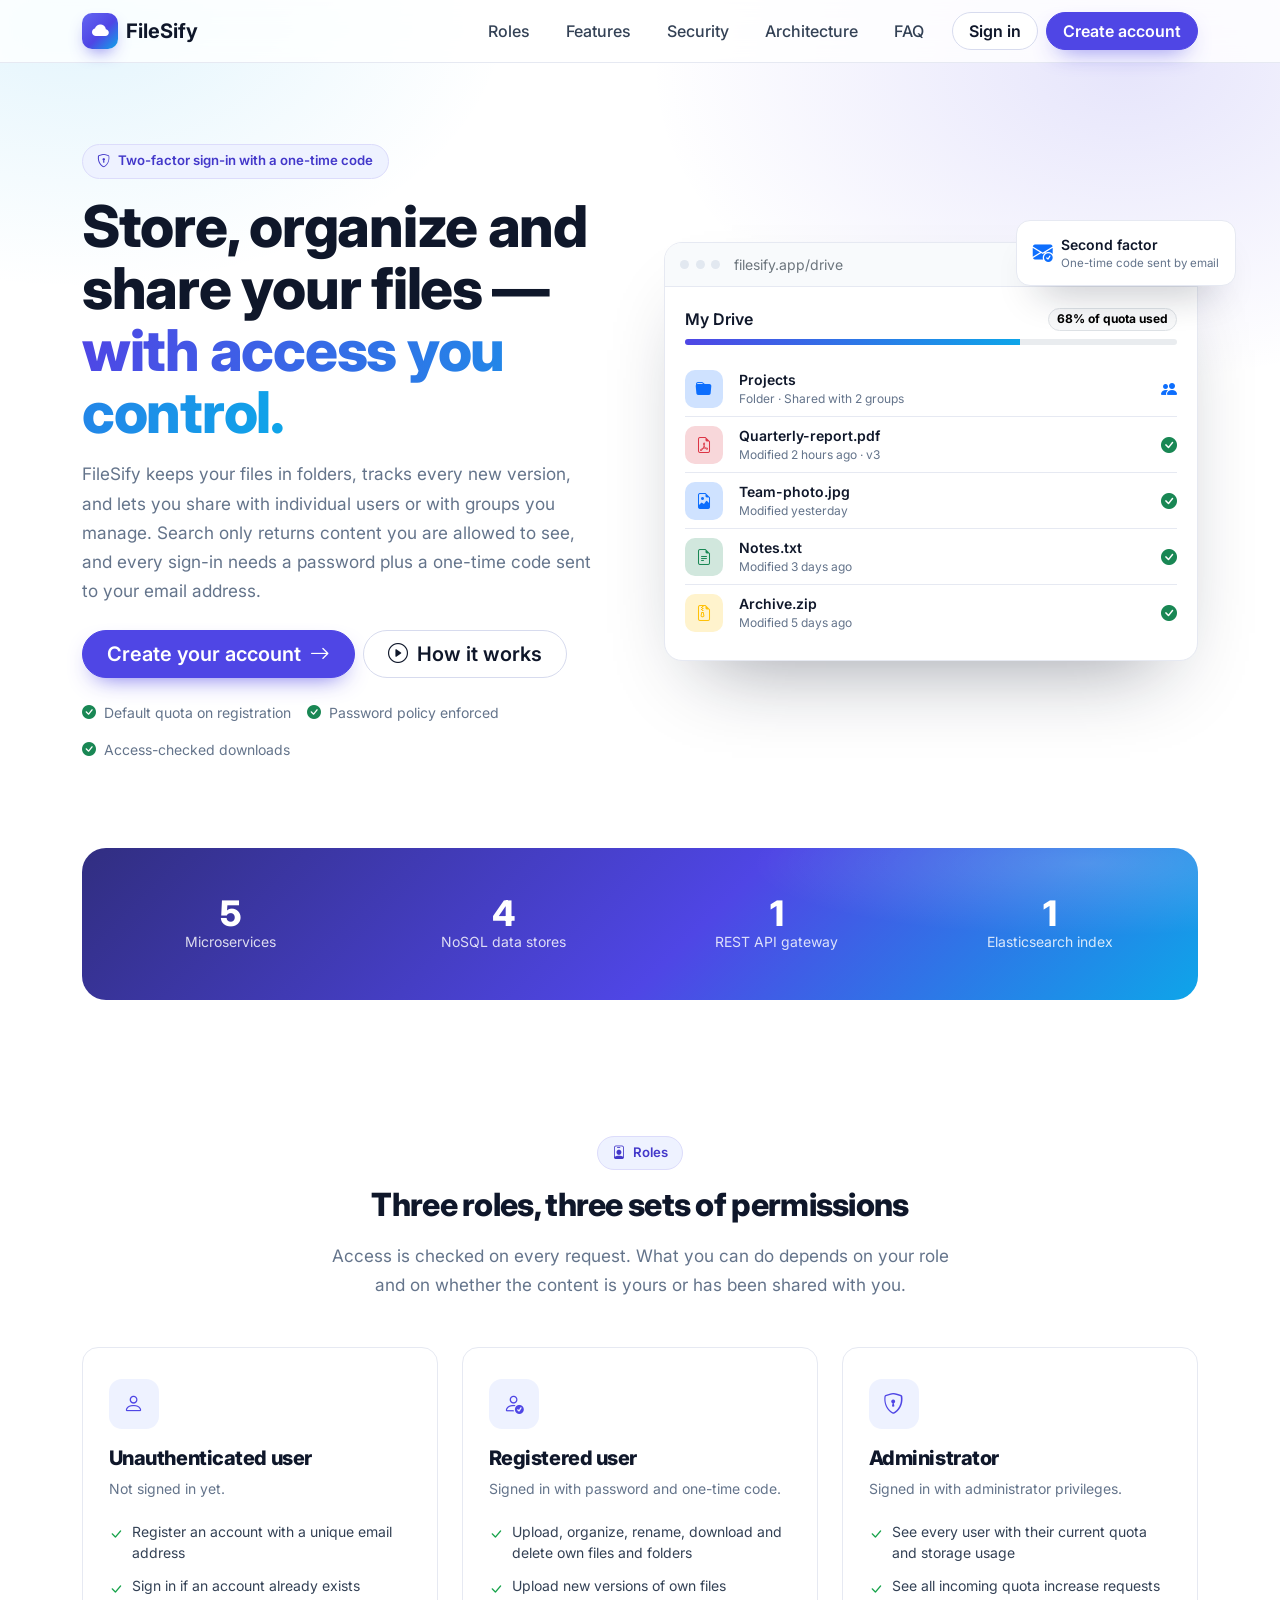
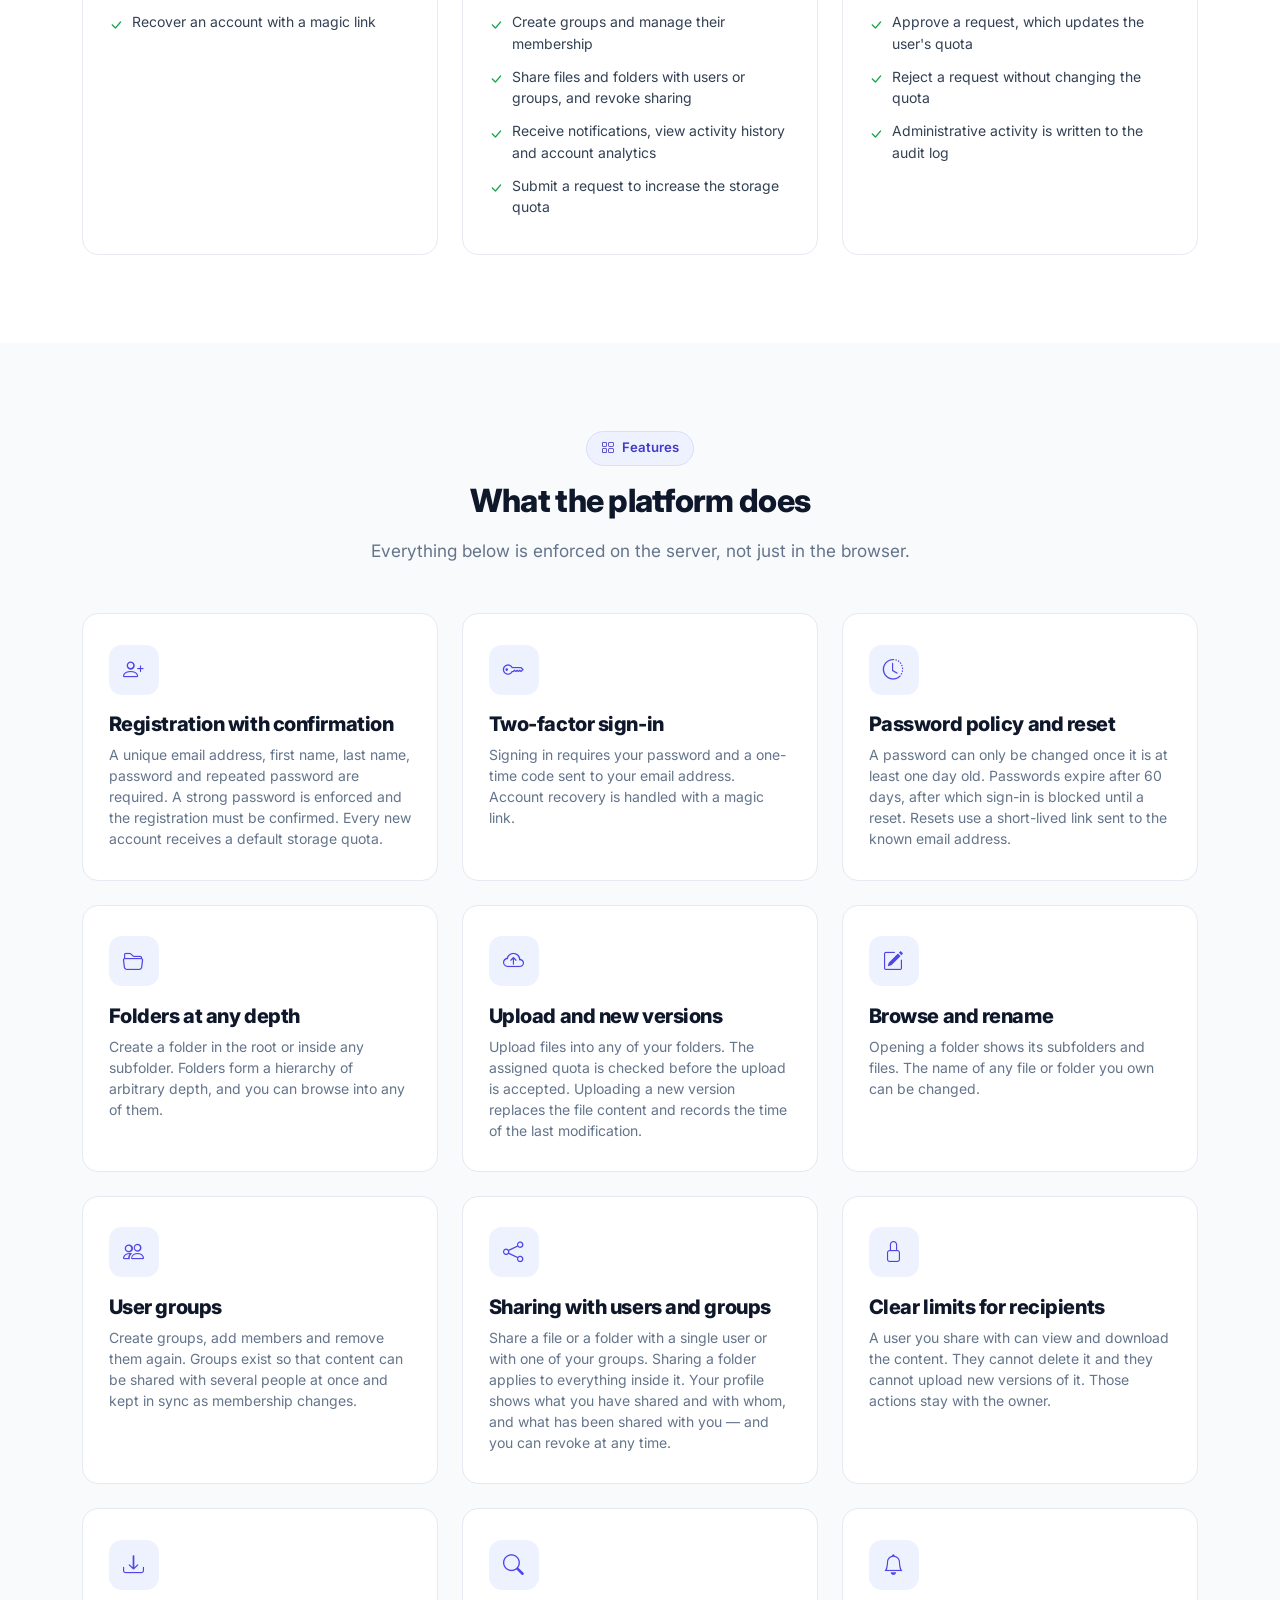
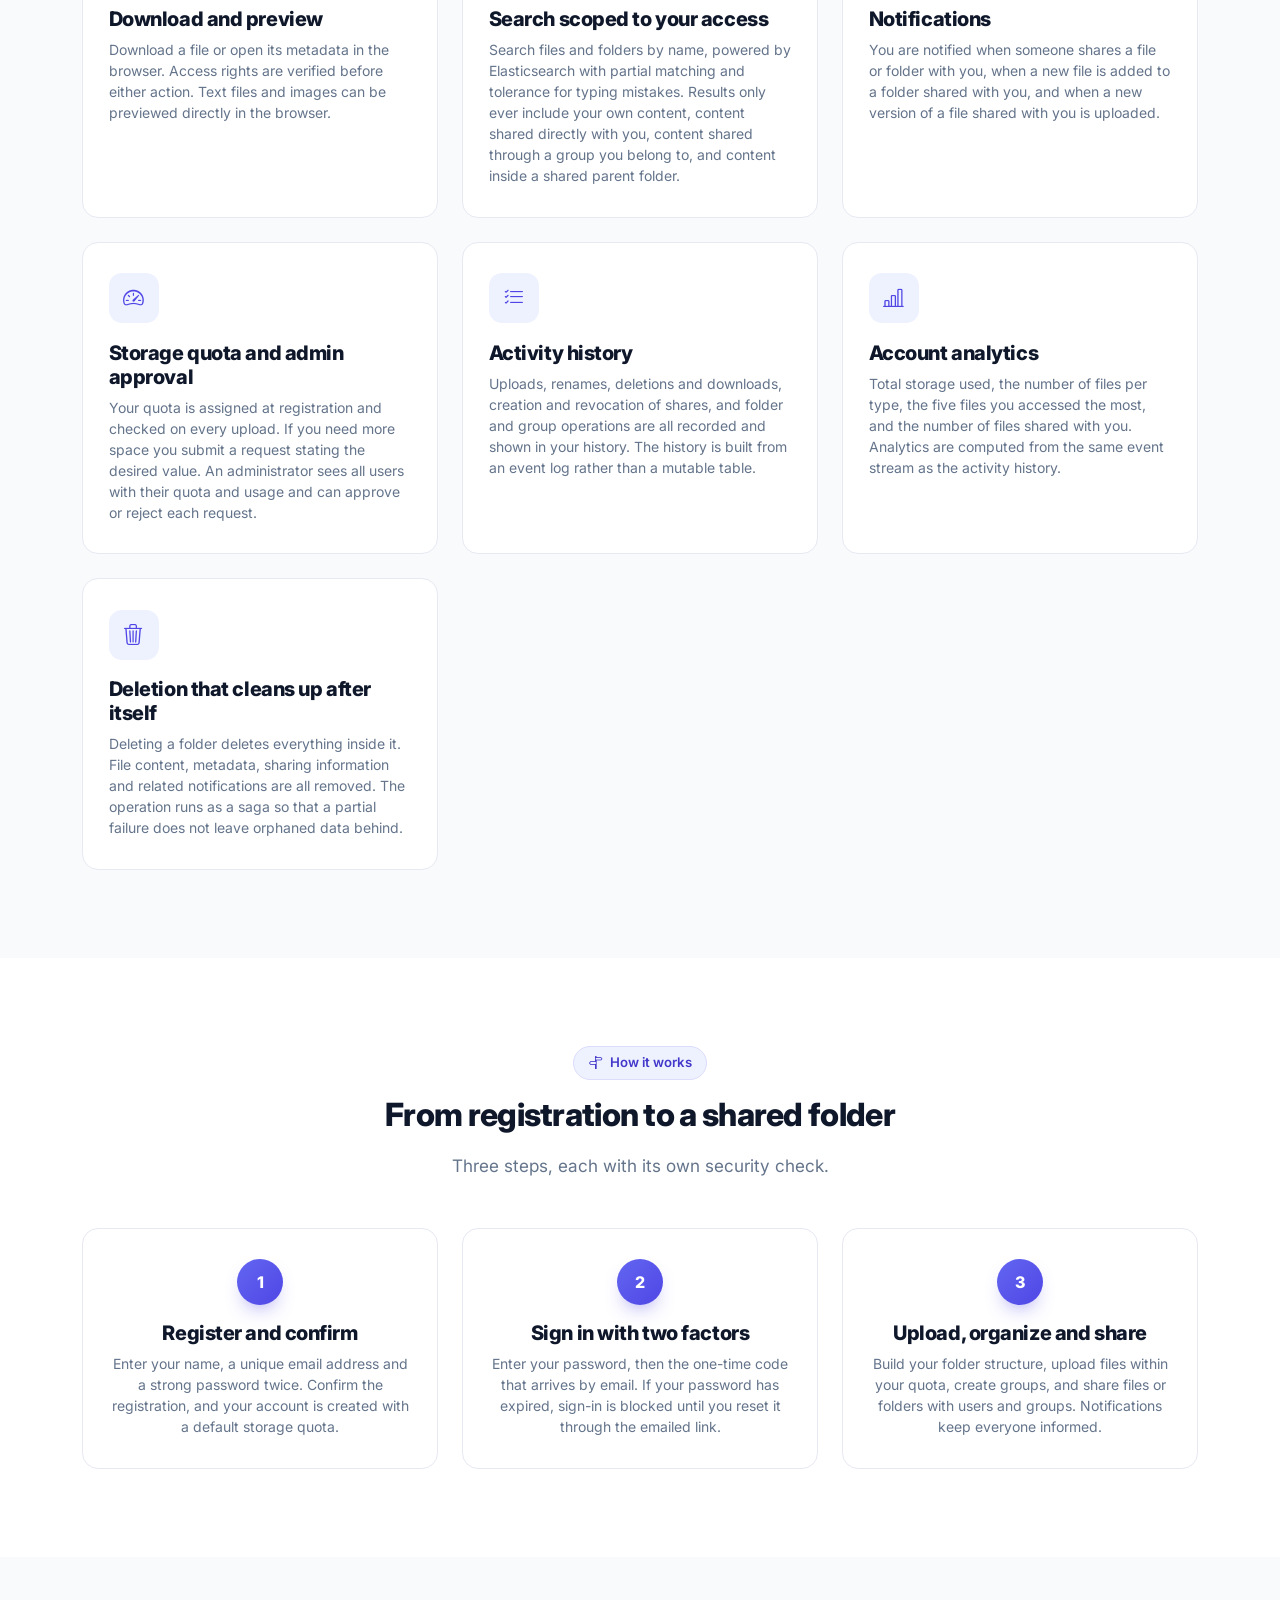
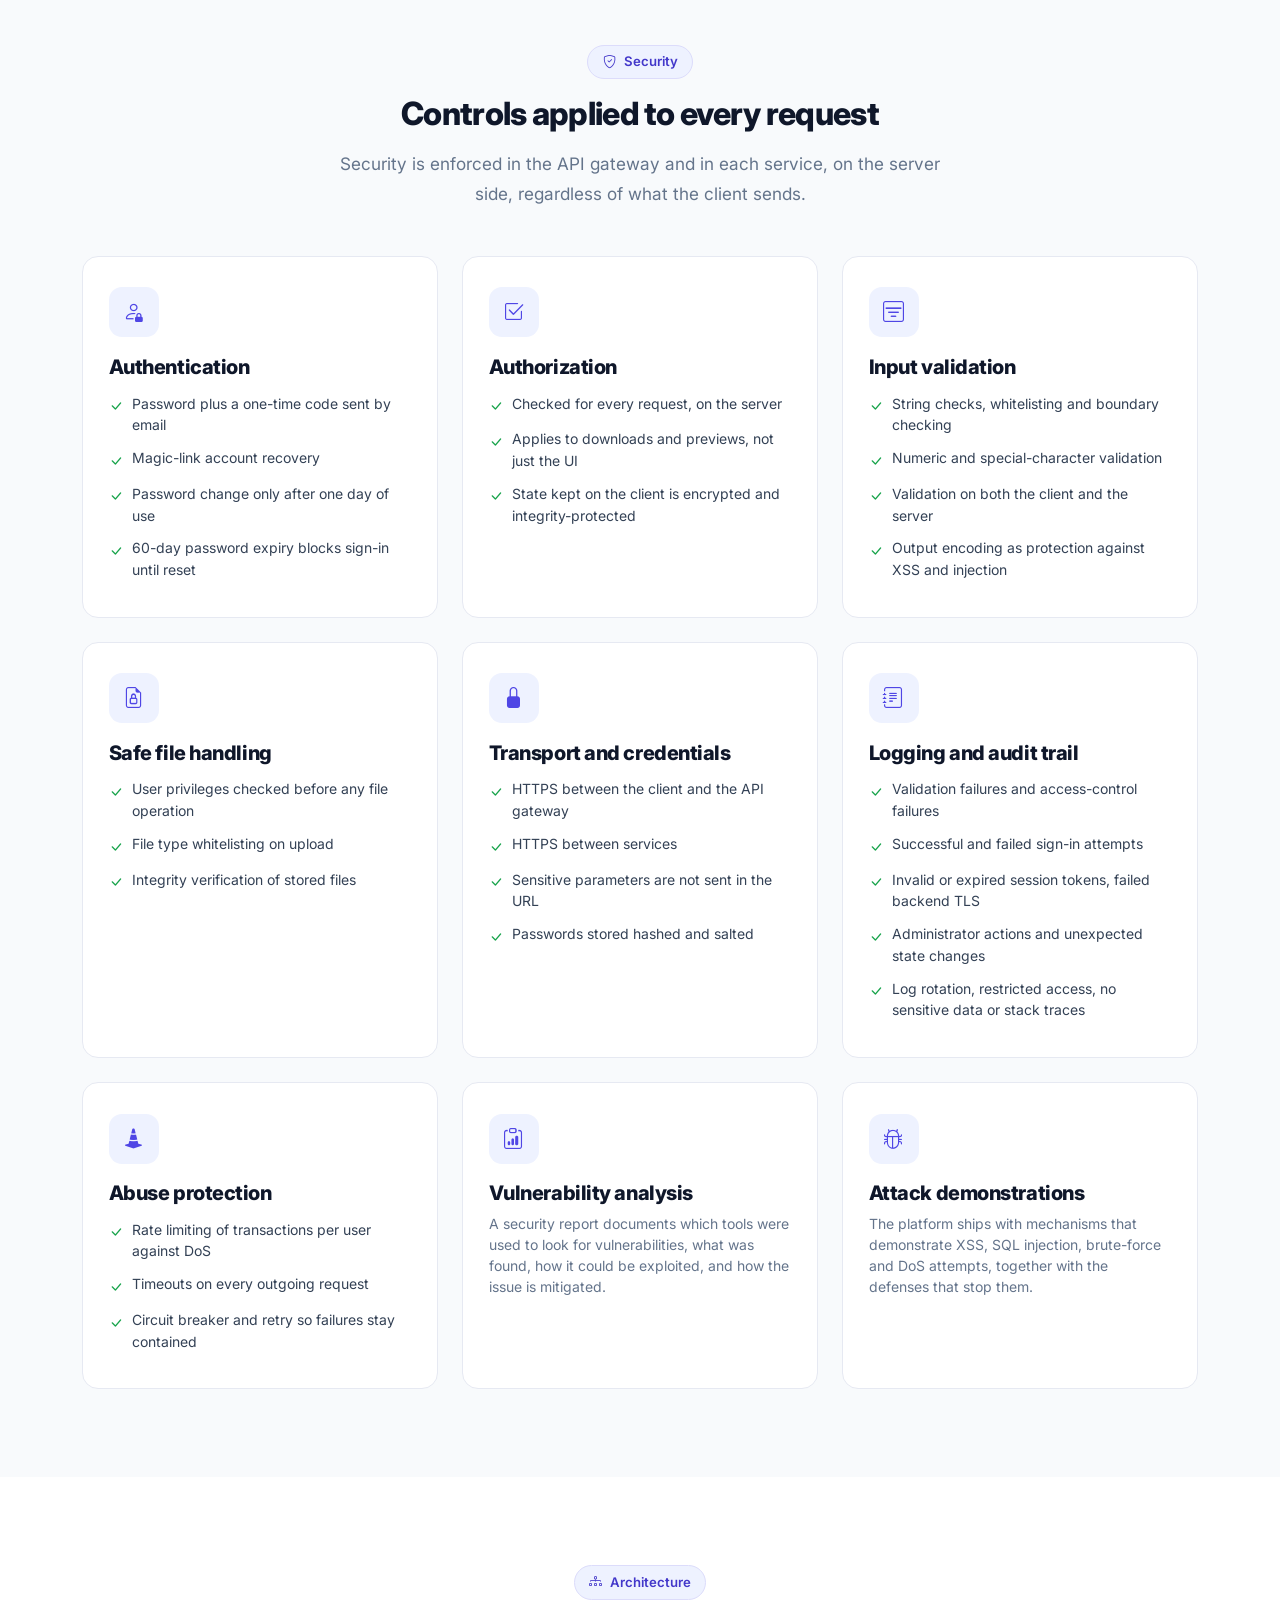
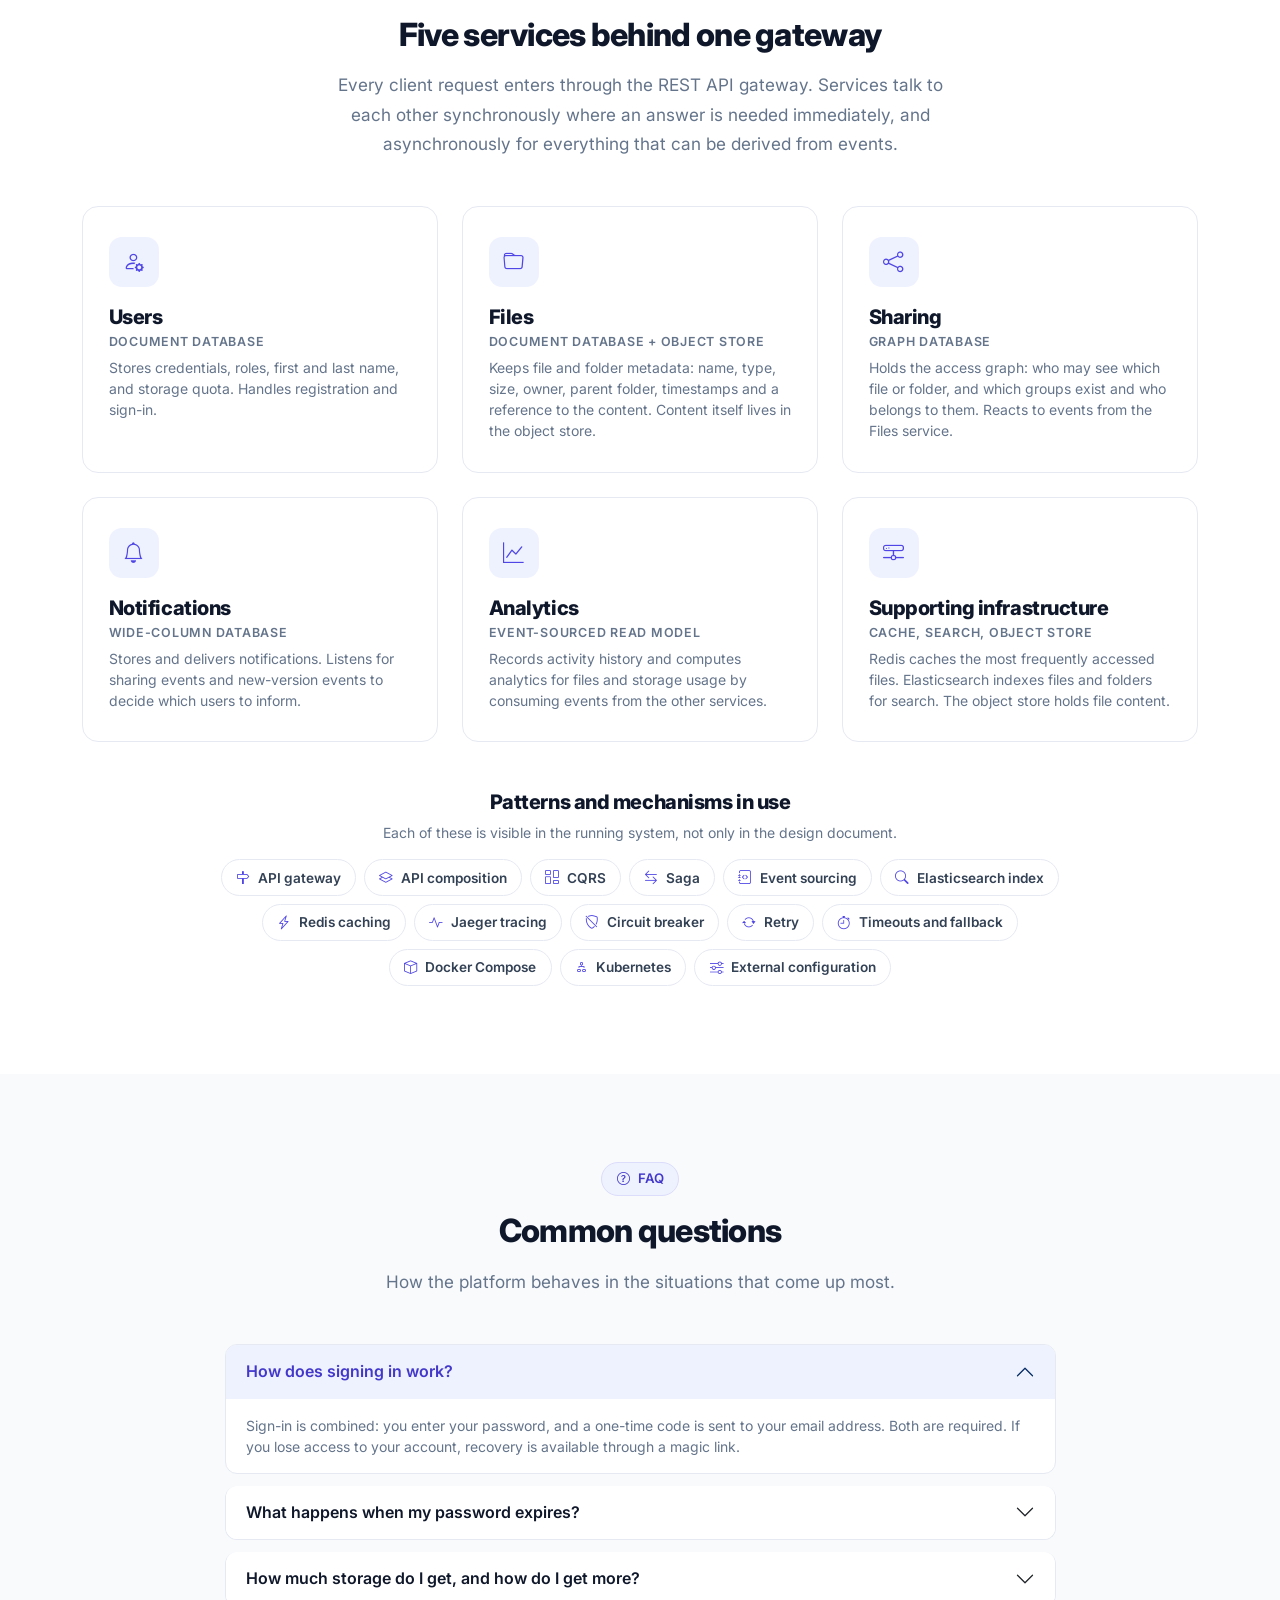
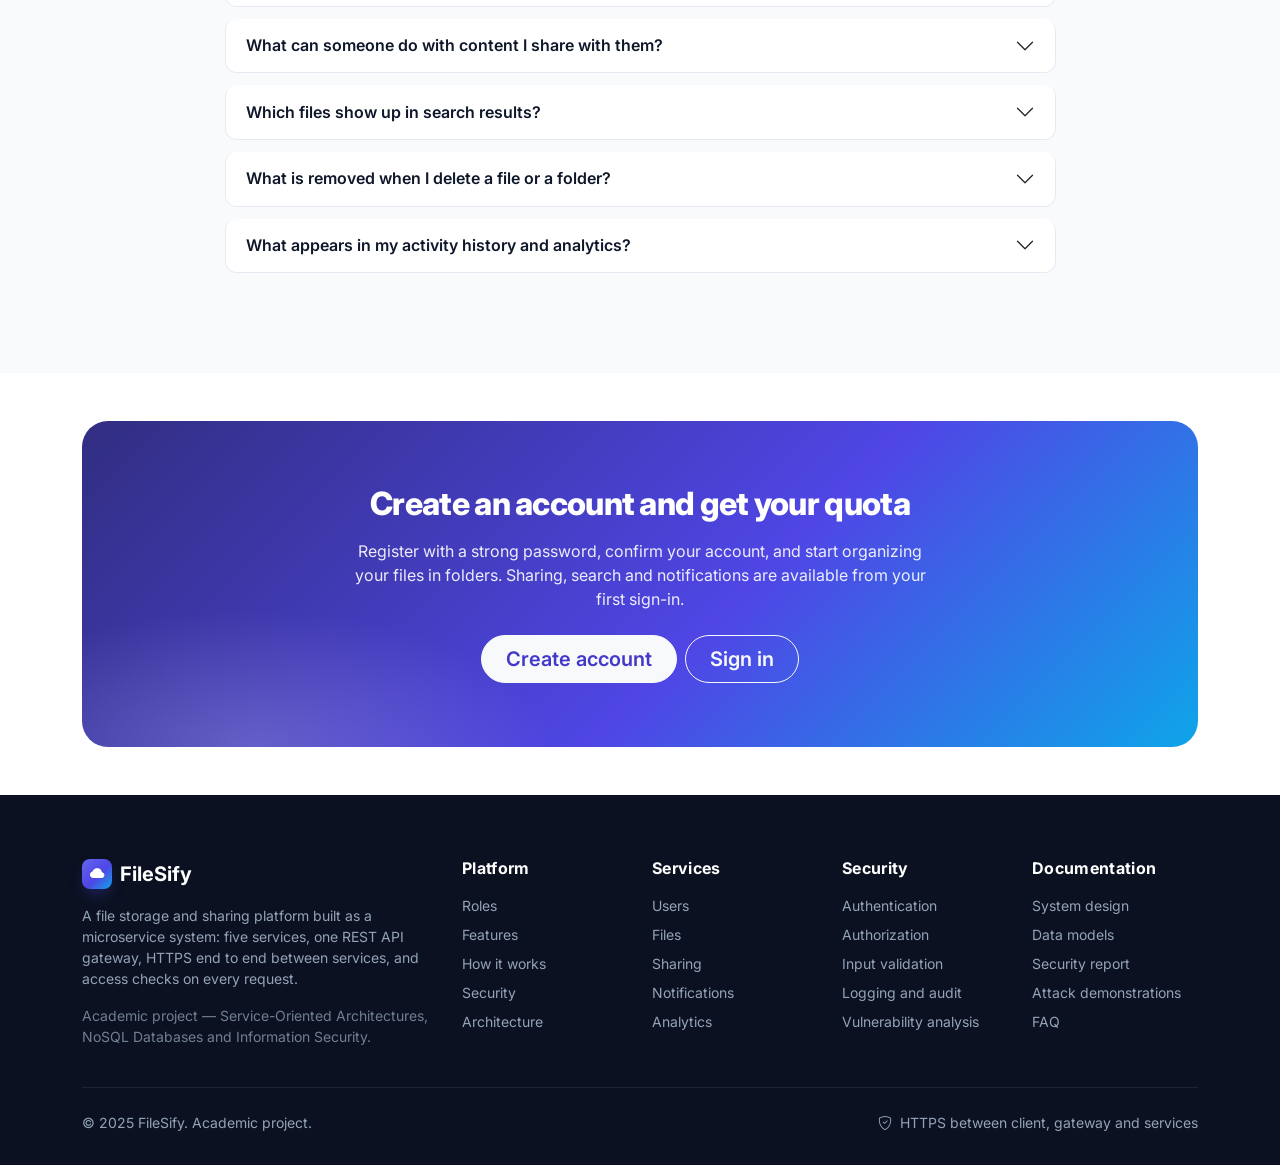
<file: frontend/HTML/index.html>
<!DOCTYPE html>
<html lang="en">
<head>
  <meta charset="utf-8">
  <meta name="viewport" content="width=device-width, initial-scale=1">
  <title>FileSify — File Storage and Sharing Platform</title>
  <meta name="description" content="FileSify is a file storage and sharing platform: organize content in folders, upload new versions, share with users and groups, and search only what you are allowed to see.">
  <link rel="icon" type="image/x-icon" href="../img/filesify_icon.png">


  <link href="https://cdn.jsdelivr.net/npm/bootstrap@5.3.3/dist/css/bootstrap.min.css" rel="stylesheet">
  <link href="https://cdn.jsdelivr.net/npm/bootstrap-icons@1.11.3/font/bootstrap-icons.css" rel="stylesheet">
  <link rel="preconnect" href="https://fonts.googleapis.com">
  <link rel="preconnect" href="https://fonts.gstatic.com" crossorigin>
  <link href="https://fonts.googleapis.com/css2?family=Inter:wght@400;500;600;700;800&display=swap" rel="stylesheet">
  <link rel="stylesheet" href="../CSS/styles.css">
</head>
<body>

<!-- Navbar -->
<nav class="navbar navbar-expand-lg fixed-top navbar-glass py-2">
  <div class="container">
    <a class="navbar-brand d-flex align-items-center gap-2 fw-bold" href="index.html">
      <span class="brand-mark"><i class="bi bi-cloud-fill"></i></span>
      <span>FileSify</span>
    </a>
    <button class="navbar-toggler border-0 shadow-none" type="button"
            data-bs-toggle="collapse" data-bs-target="#mainNav"
            aria-controls="mainNav" aria-expanded="false" aria-label="Toggle navigation">
      <span class="navbar-toggler-icon"></span>
    </button>
    <div class="collapse navbar-collapse" id="mainNav">
      <ul class="navbar-nav ms-auto align-items-lg-center gap-lg-1 mt-3 mt-lg-0">
        <li class="nav-item"><a class="nav-link px-lg-3" href="#roles">Roles</a></li>
        <li class="nav-item"><a class="nav-link px-lg-3" href="#features">Features</a></li>
        <li class="nav-item"><a class="nav-link px-lg-3" href="#security">Security</a></li>
        <li class="nav-item"><a class="nav-link px-lg-3" href="#architecture">Architecture</a></li>
        <li class="nav-item"><a class="nav-link px-lg-3" href="#faq">FAQ</a></li>
        <li class="nav-item ms-lg-2 mt-2 mt-lg-0">
          <a class="btn btn-outline-brand rounded-pill px-3 d-block d-lg-inline-block" href="login.html">Sign in</a>
        </li>
        <li class="nav-item ms-lg-1 mt-2 mt-lg-0">
          <a class="btn btn-brand rounded-pill px-3 d-block d-lg-inline-block" href="register.html">Create account</a>
        </li>
      </ul>
    </div>
  </div>
</nav>

<!-- Hero -->
<header class="hero" id="top">
  <div class="container">
    <div class="row align-items-center g-5">
      <div class="col-lg-6">
        <span class="pill-badge mb-3"><i class="bi bi-shield-lock"></i> Two-factor sign-in with a one-time code</span>
        <h1 class="mb-3">Store, organize and share your files — <span class="hero-highlight">with access you control.</span></h1>
        <p class="lead-soft mb-4" style="max-width:32rem;">
          FileSify keeps your files in folders, tracks every new version, and lets you share
          with individual users or with groups you manage. Search only returns content you are
          allowed to see, and every sign-in needs a password plus a one-time code sent to your
          email address.
        </p>
        <div class="d-flex flex-column flex-sm-row gap-2 mb-4">
          <a href="register.html" class="btn btn-brand btn-lg rounded-pill px-4">Create your account <i class="bi bi-arrow-right ms-1"></i></a>
          <a href="#how" class="btn btn-outline-brand btn-lg rounded-pill px-4"><i class="bi bi-play-circle me-1"></i> How it works</a>
        </div>
        <div class="d-flex flex-wrap align-items-center gap-3 text-soft small">
          <span><i class="bi bi-check-circle-fill text-success me-1"></i> Default quota on registration</span>
          <span><i class="bi bi-check-circle-fill text-success me-1"></i> Password policy enforced</span>
          <span><i class="bi bi-check-circle-fill text-success me-1"></i> Access-checked downloads</span>
        </div>
      </div>
      <div class="col-lg-6 position-relative">
        <div class="app-mock">
          <div class="app-mock-bar">
            <span class="dot"></span><span class="dot"></span><span class="dot"></span>
            <span class="ms-2 small text-secondary">filesify.app/drive</span>
          </div>
          <div class="app-mock-body">
            <div class="d-flex justify-content-between align-items-center mb-2">
              <div class="fw-semibold">My Drive</div>
              <span class="badge rounded-pill text-bg-light border">68% of quota used</span>
            </div>
            <div class="progress mb-3" style="height:6px;">
              <div class="progress-bar" style="width:68%;background:linear-gradient(90deg,#4f46e5,#0ea5e9);"></div>
            </div>
            <ul class="list-unstyled mb-0 file-list">
              <li class="d-flex align-items-center gap-3 py-2">
                <span class="file-icon bg-primary-subtle text-primary"><i class="bi bi-folder-fill"></i></span>
                <div class="flex-grow-1"><div class="small fw-semibold">Projects</div><div class="text-soft" style="font-size:.75rem;">Folder · Shared with 2 groups</div></div>
                <i class="bi bi-people-fill text-primary" title="Shared"></i>
              </li>
              <li class="d-flex align-items-center gap-3 py-2">
                <span class="file-icon bg-danger-subtle text-danger"><i class="bi bi-file-earmark-pdf"></i></span>
                <div class="flex-grow-1"><div class="small fw-semibold">Quarterly-report.pdf</div><div class="text-soft" style="font-size:.75rem;">Modified 2 hours ago · v3</div></div>
                <i class="bi bi-check-circle-fill text-success"></i>
              </li>
              <li class="d-flex align-items-center gap-3 py-2">
                <span class="file-icon bg-primary-subtle text-primary"><i class="bi bi-file-earmark-image"></i></span>
                <div class="flex-grow-1"><div class="small fw-semibold">Team-photo.jpg</div><div class="text-soft" style="font-size:.75rem;">Modified yesterday</div></div>
                <i class="bi bi-check-circle-fill text-success"></i>
              </li>
              <li class="d-flex align-items-center gap-3 py-2">
                <span class="file-icon bg-success-subtle text-success"><i class="bi bi-file-earmark-text"></i></span>
                <div class="flex-grow-1"><div class="small fw-semibold">Notes.txt</div><div class="text-soft" style="font-size:.75rem;">Modified 3 days ago</div></div>
                <i class="bi bi-check-circle-fill text-success"></i>
              </li>
              <li class="d-flex align-items-center gap-3 py-2">
                <span class="file-icon bg-warning-subtle text-warning"><i class="bi bi-file-earmark-zip"></i></span>
                <div class="flex-grow-1"><div class="small fw-semibold">Archive.zip</div><div class="text-soft" style="font-size:.75rem;">Modified 5 days ago</div></div>
                <i class="bi bi-check-circle-fill text-success"></i>
              </li>
            </ul>
          </div>
        </div>
        <div class="floating-card" style="top:-22px;right:-14px;">
          <div class="d-flex align-items-center gap-2">
            <i class="bi bi-envelope-check-fill text-primary fs-5"></i>
            <div>
              <div class="small fw-semibold">Second factor</div>
              <div class="text-soft" style="font-size:.72rem;">One-time code sent by email</div>
            </div>
          </div>
        </div>
      </div>
    </div>
  </div>
</header>

<!-- Stats -->
<section class="pb-5">
  <div class="container">
    <div class="stats-band">
      <div class="row text-center g-4">
        <div class="col-6 col-md-3"><div class="stat-number">5</div><div class="stat-label">Microservices</div></div>
        <div class="col-6 col-md-3"><div class="stat-number">4</div><div class="stat-label">NoSQL data stores</div></div>
        <div class="col-6 col-md-3"><div class="stat-number">1</div><div class="stat-label">REST API gateway</div></div>
        <div class="col-6 col-md-3"><div class="stat-number">1</div><div class="stat-label">Elasticsearch index</div></div>
      </div>
    </div>
  </div>
</section>

<!-- Roles -->
<section class="section" id="roles">
  <div class="container">
    <div class="row justify-content-center text-center mb-5">
      <div class="col-lg-7">
        <span class="pill-badge mb-3"><i class="bi bi-person-badge"></i> Roles</span>
        <h2 class="mb-3">Three roles, three sets of permissions</h2>
        <p class="lead-soft mb-0">Access is checked on every request. What you can do depends on your role and on whether the content is yours or has been shared with you.</p>
      </div>
    </div>
    <div class="row g-4">
      <div class="col-md-6 col-lg-4">
        <div class="role-card">
          <div class="role-icon"><i class="bi bi-person"></i></div>
          <h5 class="mb-2">Unauthenticated user</h5>
          <p class="text-soft small mb-3">Not signed in yet.</p>
          <ul class="check-list small">
            <li><i class="bi bi-check-lg"></i><span>Register an account with a unique email address</span></li>
            <li><i class="bi bi-check-lg"></i><span>Sign in if an account already exists</span></li>
            <li><i class="bi bi-check-lg"></i><span>Recover an account with a magic link</span></li>
          </ul>
        </div>
      </div>
      <div class="col-md-6 col-lg-4">
        <div class="role-card">
          <div class="role-icon"><i class="bi bi-person-check"></i></div>
          <h5 class="mb-2">Registered user</h5>
          <p class="text-soft small mb-3">Signed in with password and one-time code.</p>
          <ul class="check-list small">
            <li><i class="bi bi-check-lg"></i><span>Upload, organize, rename, download and delete own files and folders</span></li>
            <li><i class="bi bi-check-lg"></i><span>Upload new versions of own files</span></li>
            <li><i class="bi bi-check-lg"></i><span>Create groups and manage their membership</span></li>
            <li><i class="bi bi-check-lg"></i><span>Share files and folders with users or groups, and revoke sharing</span></li>
            <li><i class="bi bi-check-lg"></i><span>Receive notifications, view activity history and account analytics</span></li>
            <li><i class="bi bi-check-lg"></i><span>Submit a request to increase the storage quota</span></li>
          </ul>
        </div>
      </div>
      <div class="col-md-6 col-lg-4">
        <div class="role-card">
          <div class="role-icon"><i class="bi bi-shield-lock"></i></div>
          <h5 class="mb-2">Administrator</h5>
          <p class="text-soft small mb-3">Signed in with administrator privileges.</p>
          <ul class="check-list small">
            <li><i class="bi bi-check-lg"></i><span>See every user with their current quota and storage usage</span></li>
            <li><i class="bi bi-check-lg"></i><span>See all incoming quota increase requests</span></li>
            <li><i class="bi bi-check-lg"></i><span>Approve a request, which updates the user's quota</span></li>
            <li><i class="bi bi-check-lg"></i><span>Reject a request without changing the quota</span></li>
            <li><i class="bi bi-check-lg"></i><span>Administrative activity is written to the audit log</span></li>
          </ul>
        </div>
      </div>
    </div>
  </div>
</section>

<!-- Features -->
<section class="section" id="features" style="background:#f8fafc;">
  <div class="container">
    <div class="row justify-content-center text-center mb-5">
      <div class="col-lg-7">
        <span class="pill-badge mb-3"><i class="bi bi-grid"></i> Features</span>
        <h2 class="mb-3">What the platform does</h2>
        <p class="lead-soft mb-0">Everything below is enforced on the server, not just in the browser.</p>
      </div>
    </div>
    <div class="row g-4">
      <div class="col-md-6 col-lg-4"><div class="feature-card"><div class="feature-icon"><i class="bi bi-person-plus"></i></div><h5 class="mb-2">Registration with confirmation</h5><p class="text-soft mb-0 small">A unique email address, first name, last name, password and repeated password are required. A strong password is enforced and the registration must be confirmed. Every new account receives a default storage quota.</p></div></div>
      <div class="col-md-6 col-lg-4"><div class="feature-card"><div class="feature-icon"><i class="bi bi-key"></i></div><h5 class="mb-2">Two-factor sign-in</h5><p class="text-soft mb-0 small">Signing in requires your password and a one-time code sent to your email address. Account recovery is handled with a magic link.</p></div></div>
      <div class="col-md-6 col-lg-4"><div class="feature-card"><div class="feature-icon"><i class="bi bi-clock-history"></i></div><h5 class="mb-2">Password policy and reset</h5><p class="text-soft mb-0 small">A password can only be changed once it is at least one day old. Passwords expire after 60 days, after which sign-in is blocked until a reset. Resets use a short-lived link sent to the known email address.</p></div></div>
      <div class="col-md-6 col-lg-4"><div class="feature-card"><div class="feature-icon"><i class="bi bi-folder2-open"></i></div><h5 class="mb-2">Folders at any depth</h5><p class="text-soft mb-0 small">Create a folder in the root or inside any subfolder. Folders form a hierarchy of arbitrary depth, and you can browse into any of them.</p></div></div>
      <div class="col-md-6 col-lg-4"><div class="feature-card"><div class="feature-icon"><i class="bi bi-cloud-arrow-up"></i></div><h5 class="mb-2">Upload and new versions</h5><p class="text-soft mb-0 small">Upload files into any of your folders. The assigned quota is checked before the upload is accepted. Uploading a new version replaces the file content and records the time of the last modification.</p></div></div>
      <div class="col-md-6 col-lg-4"><div class="feature-card"><div class="feature-icon"><i class="bi bi-pencil-square"></i></div><h5 class="mb-2">Browse and rename</h5><p class="text-soft mb-0 small">Opening a folder shows its subfolders and files. The name of any file or folder you own can be changed.</p></div></div>
      <div class="col-md-6 col-lg-4"><div class="feature-card"><div class="feature-icon"><i class="bi bi-people"></i></div><h5 class="mb-2">User groups</h5><p class="text-soft mb-0 small">Create groups, add members and remove them again. Groups exist so that content can be shared with several people at once and kept in sync as membership changes.</p></div></div>
      <div class="col-md-6 col-lg-4"><div class="feature-card"><div class="feature-icon"><i class="bi bi-share"></i></div><h5 class="mb-2">Sharing with users and groups</h5><p class="text-soft mb-0 small">Share a file or a folder with a single user or with one of your groups. Sharing a folder applies to everything inside it. Your profile shows what you have shared and with whom, and what has been shared with you — and you can revoke at any time.</p></div></div>
      <div class="col-md-6 col-lg-4"><div class="feature-card"><div class="feature-icon"><i class="bi bi-lock"></i></div><h5 class="mb-2">Clear limits for recipients</h5><p class="text-soft mb-0 small">A user you share with can view and download the content. They cannot delete it and they cannot upload new versions of it. Those actions stay with the owner.</p></div></div>
      <div class="col-md-6 col-lg-4"><div class="feature-card"><div class="feature-icon"><i class="bi bi-download"></i></div><h5 class="mb-2">Download and preview</h5><p class="text-soft mb-0 small">Download a file or open its metadata in the browser. Access rights are verified before either action. Text files and images can be previewed directly in the browser.</p></div></div>
      <div class="col-md-6 col-lg-4"><div class="feature-card"><div class="feature-icon"><i class="bi bi-search"></i></div><h5 class="mb-2">Search scoped to your access</h5><p class="text-soft mb-0 small">Search files and folders by name, powered by Elasticsearch with partial matching and tolerance for typing mistakes. Results only ever include your own content, content shared directly with you, content shared through a group you belong to, and content inside a shared parent folder.</p></div></div>
      <div class="col-md-6 col-lg-4"><div class="feature-card"><div class="feature-icon"><i class="bi bi-bell"></i></div><h5 class="mb-2">Notifications</h5><p class="text-soft mb-0 small">You are notified when someone shares a file or folder with you, when a new file is added to a folder shared with you, and when a new version of a file shared with you is uploaded.</p></div></div>
      <div class="col-md-6 col-lg-4"><div class="feature-card"><div class="feature-icon"><i class="bi bi-speedometer2"></i></div><h5 class="mb-2">Storage quota and admin approval</h5><p class="text-soft mb-0 small">Your quota is assigned at registration and checked on every upload. If you need more space you submit a request stating the desired value. An administrator sees all users with their quota and usage and can approve or reject each request.</p></div></div>
      <div class="col-md-6 col-lg-4"><div class="feature-card"><div class="feature-icon"><i class="bi bi-list-check"></i></div><h5 class="mb-2">Activity history</h5><p class="text-soft mb-0 small">Uploads, renames, deletions and downloads, creation and revocation of shares, and folder and group operations are all recorded and shown in your history. The history is built from an event log rather than a mutable table.</p></div></div>
      <div class="col-md-6 col-lg-4"><div class="feature-card"><div class="feature-icon"><i class="bi bi-bar-chart-line"></i></div><h5 class="mb-2">Account analytics</h5><p class="text-soft mb-0 small">Total storage used, the number of files per type, the five files you accessed the most, and the number of files shared with you. Analytics are computed from the same event stream as the activity history.</p></div></div>
      <div class="col-md-6 col-lg-4"><div class="feature-card"><div class="feature-icon"><i class="bi bi-trash3"></i></div><h5 class="mb-2">Deletion that cleans up after itself</h5><p class="text-soft mb-0 small">Deleting a folder deletes everything inside it. File content, metadata, sharing information and related notifications are all removed. The operation runs as a saga so that a partial failure does not leave orphaned data behind.</p></div></div>
    </div>
  </div>
</section>

<!-- How it works -->
<section class="section" id="how">
  <div class="container">
    <div class="row justify-content-center text-center mb-5">
      <div class="col-lg-7">
        <span class="pill-badge mb-3"><i class="bi bi-signpost-split"></i> How it works</span>
        <h2 class="mb-3">From registration to a shared folder</h2>
        <p class="lead-soft mb-0">Three steps, each with its own security check.</p>
      </div>
    </div>
    <div class="row g-4">
      <div class="col-md-4"><div class="feature-card text-center"><div class="step-num mx-auto mb-3">1</div><h5 class="mb-2">Register and confirm</h5><p class="text-soft small mb-0">Enter your name, a unique email address and a strong password twice. Confirm the registration, and your account is created with a default storage quota.</p></div></div>
      <div class="col-md-4"><div class="feature-card text-center"><div class="step-num mx-auto mb-3">2</div><h5 class="mb-2">Sign in with two factors</h5><p class="text-soft small mb-0">Enter your password, then the one-time code that arrives by email. If your password has expired, sign-in is blocked until you reset it through the emailed link.</p></div></div>
      <div class="col-md-4"><div class="feature-card text-center"><div class="step-num mx-auto mb-3">3</div><h5 class="mb-2">Upload, organize and share</h5><p class="text-soft small mb-0">Build your folder structure, upload files within your quota, create groups, and share files or folders with users and groups. Notifications keep everyone informed.</p></div></div>
    </div>
  </div>
</section>

<!-- Security -->
<section class="section" id="security" style="background:#f8fafc;">
  <div class="container">
    <div class="row justify-content-center text-center mb-5">
      <div class="col-lg-7">
        <span class="pill-badge mb-3"><i class="bi bi-shield-check"></i> Security</span>
        <h2 class="mb-3">Controls applied to every request</h2>
        <p class="lead-soft mb-0">Security is enforced in the API gateway and in each service, on the server side, regardless of what the client sends.</p>
      </div>
    </div>
    <div class="row g-4">
      <div class="col-md-6 col-lg-4"><div class="feature-card"><div class="feature-icon"><i class="bi bi-person-lock"></i></div><h5 class="mb-2">Authentication</h5><ul class="check-list small"><li><i class="bi bi-check-lg"></i><span>Password plus a one-time code sent by email</span></li><li><i class="bi bi-check-lg"></i><span>Magic-link account recovery</span></li><li><i class="bi bi-check-lg"></i><span>Password change only after one day of use</span></li><li><i class="bi bi-check-lg"></i><span>60-day password expiry blocks sign-in until reset</span></li></ul></div></div>
      <div class="col-md-6 col-lg-4"><div class="feature-card"><div class="feature-icon"><i class="bi bi-check2-square"></i></div><h5 class="mb-2">Authorization</h5><ul class="check-list small"><li><i class="bi bi-check-lg"></i><span>Checked for every request, on the server</span></li><li><i class="bi bi-check-lg"></i><span>Applies to downloads and previews, not just the UI</span></li><li><i class="bi bi-check-lg"></i><span>State kept on the client is encrypted and integrity-protected</span></li></ul></div></div>
      <div class="col-md-6 col-lg-4"><div class="feature-card"><div class="feature-icon"><i class="bi bi-filter-square"></i></div><h5 class="mb-2">Input validation</h5><ul class="check-list small"><li><i class="bi bi-check-lg"></i><span>String checks, whitelisting and boundary checking</span></li><li><i class="bi bi-check-lg"></i><span>Numeric and special-character validation</span></li><li><i class="bi bi-check-lg"></i><span>Validation on both the client and the server</span></li><li><i class="bi bi-check-lg"></i><span>Output encoding as protection against XSS and injection</span></li></ul></div></div>
      <div class="col-md-6 col-lg-4"><div class="feature-card"><div class="feature-icon"><i class="bi bi-file-earmark-lock"></i></div><h5 class="mb-2">Safe file handling</h5><ul class="check-list small"><li><i class="bi bi-check-lg"></i><span>User privileges checked before any file operation</span></li><li><i class="bi bi-check-lg"></i><span>File type whitelisting on upload</span></li><li><i class="bi bi-check-lg"></i><span>Integrity verification of stored files</span></li></ul></div></div>
      <div class="col-md-6 col-lg-4"><div class="feature-card"><div class="feature-icon"><i class="bi bi-lock-fill"></i></div><h5 class="mb-2">Transport and credentials</h5><ul class="check-list small"><li><i class="bi bi-check-lg"></i><span>HTTPS between the client and the API gateway</span></li><li><i class="bi bi-check-lg"></i><span>HTTPS between services</span></li><li><i class="bi bi-check-lg"></i><span>Sensitive parameters are not sent in the URL</span></li><li><i class="bi bi-check-lg"></i><span>Passwords stored hashed and salted</span></li></ul></div></div>
      <div class="col-md-6 col-lg-4"><div class="feature-card"><div class="feature-icon"><i class="bi bi-journal-text"></i></div><h5 class="mb-2">Logging and audit trail</h5><ul class="check-list small"><li><i class="bi bi-check-lg"></i><span>Validation failures and access-control failures</span></li><li><i class="bi bi-check-lg"></i><span>Successful and failed sign-in attempts</span></li><li><i class="bi bi-check-lg"></i><span>Invalid or expired session tokens, failed backend TLS</span></li><li><i class="bi bi-check-lg"></i><span>Administrator actions and unexpected state changes</span></li><li><i class="bi bi-check-lg"></i><span>Log rotation, restricted access, no sensitive data or stack traces</span></li></ul></div></div>
      <div class="col-md-6 col-lg-4"><div class="feature-card"><div class="feature-icon"><i class="bi bi-cone-striped"></i></div><h5 class="mb-2">Abuse protection</h5><ul class="check-list small"><li><i class="bi bi-check-lg"></i><span>Rate limiting of transactions per user against DoS</span></li><li><i class="bi bi-check-lg"></i><span>Timeouts on every outgoing request</span></li><li><i class="bi bi-check-lg"></i><span>Circuit breaker and retry so failures stay contained</span></li></ul></div></div>
      <div class="col-md-6 col-lg-4"><div class="feature-card"><div class="feature-icon"><i class="bi bi-clipboard-data"></i></div><h5 class="mb-2">Vulnerability analysis</h5><p class="text-soft mb-0 small">A security report documents which tools were used to look for vulnerabilities, what was found, how it could be exploited, and how the issue is mitigated.</p></div></div>
      <div class="col-md-6 col-lg-4"><div class="feature-card"><div class="feature-icon"><i class="bi bi-bug"></i></div><h5 class="mb-2">Attack demonstrations</h5><p class="text-soft mb-0 small">The platform ships with mechanisms that demonstrate XSS, SQL injection, brute-force and DoS attempts, together with the defenses that stop them.</p></div></div>
    </div>
  </div>
</section>

<!-- Architecture -->
<section class="section" id="architecture">
  <div class="container">
    <div class="row justify-content-center text-center mb-5">
      <div class="col-lg-7">
        <span class="pill-badge mb-3"><i class="bi bi-diagram-3"></i> Architecture</span>
        <h2 class="mb-3">Five services behind one gateway</h2>
        <p class="lead-soft mb-0">Every client request enters through the REST API gateway. Services talk to each other synchronously where an answer is needed immediately, and asynchronously for everything that can be derived from events.</p>
      </div>
    </div>
    <div class="row g-4 mb-5">
      <div class="col-md-6 col-lg-4"><div class="arch-card"><div class="arch-icon"><i class="bi bi-person-gear"></i></div><h5 class="mb-1">Users</h5><div class="service-meta">Document database</div><p class="text-soft mb-0 small">Stores credentials, roles, first and last name, and storage quota. Handles registration and sign-in.</p></div></div>
      <div class="col-md-6 col-lg-4"><div class="arch-card"><div class="arch-icon"><i class="bi bi-folder"></i></div><h5 class="mb-1">Files</h5><div class="service-meta">Document database + object store</div><p class="text-soft mb-0 small">Keeps file and folder metadata: name, type, size, owner, parent folder, timestamps and a reference to the content. Content itself lives in the object store.</p></div></div>
      <div class="col-md-6 col-lg-4"><div class="arch-card"><div class="arch-icon"><i class="bi bi-share"></i></div><h5 class="mb-1">Sharing</h5><div class="service-meta">Graph database</div><p class="text-soft mb-0 small">Holds the access graph: who may see which file or folder, and which groups exist and who belongs to them. Reacts to events from the Files service.</p></div></div>
      <div class="col-md-6 col-lg-4"><div class="arch-card"><div class="arch-icon"><i class="bi bi-bell"></i></div><h5 class="mb-1">Notifications</h5><div class="service-meta">Wide-column database</div><p class="text-soft mb-0 small">Stores and delivers notifications. Listens for sharing events and new-version events to decide which users to inform.</p></div></div>
      <div class="col-md-6 col-lg-4"><div class="arch-card"><div class="arch-icon"><i class="bi bi-graph-up"></i></div><h5 class="mb-1">Analytics</h5><div class="service-meta">Event-sourced read model</div><p class="text-soft mb-0 small">Records activity history and computes analytics for files and storage usage by consuming events from the other services.</p></div></div>
      <div class="col-md-6 col-lg-4"><div class="arch-card"><div class="arch-icon"><i class="bi bi-hdd-network"></i></div><h5 class="mb-1">Supporting infrastructure</h5><div class="service-meta">Cache, search, object store</div><p class="text-soft mb-0 small">Redis caches the most frequently accessed files. Elasticsearch indexes files and folders for search. The object store holds file content.</p></div></div>
    </div>
    <div class="row justify-content-center">
      <div class="col-lg-10">
        <div class="text-center mb-3">
          <h5 class="mb-2">Patterns and mechanisms in use</h5>
          <p class="text-soft small mb-0">Each of these is visible in the running system, not only in the design document.</p>
        </div>
        <div class="d-flex flex-wrap justify-content-center gap-2">
          <span class="pattern-pill"><i class="bi bi-signpost"></i> API gateway</span>
          <span class="pattern-pill"><i class="bi bi-layers"></i> API composition</span>
          <span class="pattern-pill"><i class="bi bi-columns-gap"></i> CQRS</span>
          <span class="pattern-pill"><i class="bi bi-arrow-left-right"></i> Saga</span>
          <span class="pattern-pill"><i class="bi bi-journal-code"></i> Event sourcing</span>
          <span class="pattern-pill"><i class="bi bi-search"></i> Elasticsearch index</span>
          <span class="pattern-pill"><i class="bi bi-lightning-charge"></i> Redis caching</span>
          <span class="pattern-pill"><i class="bi bi-activity"></i> Jaeger tracing</span>
          <span class="pattern-pill"><i class="bi bi-shield-slash"></i> Circuit breaker</span>
          <span class="pattern-pill"><i class="bi bi-arrow-repeat"></i> Retry</span>
          <span class="pattern-pill"><i class="bi bi-stopwatch"></i> Timeouts and fallback</span>
          <span class="pattern-pill"><i class="bi bi-box"></i> Docker Compose</span>
          <span class="pattern-pill"><i class="bi bi-diagram-2"></i> Kubernetes</span>
          <span class="pattern-pill"><i class="bi bi-sliders"></i> External configuration</span>
        </div>
      </div>
    </div>
  </div>
</section>

<!-- FAQ -->
<section class="section" id="faq" style="background:#f8fafc;">
  <div class="container">
    <div class="row justify-content-center text-center mb-5">
      <div class="col-lg-7">
        <span class="pill-badge mb-3"><i class="bi bi-question-circle"></i> FAQ</span>
        <h2 class="mb-3">Common questions</h2>
        <p class="lead-soft mb-0">How the platform behaves in the situations that come up most.</p>
      </div>
    </div>
    <div class="row justify-content-center">
      <div class="col-lg-9">
        <div class="accordion" id="faqAccordion">
          <div class="accordion-item"><h2 class="accordion-header"><button class="accordion-button" type="button" data-bs-toggle="collapse" data-bs-target="#faq1" aria-expanded="true" aria-controls="faq1">How does signing in work?</button></h2><div id="faq1" class="accordion-collapse collapse show" data-bs-parent="#faqAccordion"><div class="accordion-body text-soft small">Sign-in is combined: you enter your password, and a one-time code is sent to your email address. Both are required. If you lose access to your account, recovery is available through a magic link.</div></div></div>
          <div class="accordion-item"><h2 class="accordion-header"><button class="accordion-button collapsed" type="button" data-bs-toggle="collapse" data-bs-target="#faq2" aria-expanded="false" aria-controls="faq2">What happens when my password expires?</button></h2><div id="faq2" class="accordion-collapse collapse" data-bs-parent="#faqAccordion"><div class="accordion-body text-soft small">A password is valid for 60 days. Once it expires, sign-in is blocked until you set a new one through the reset link sent to your email address. This makes the account auditable: an expired credential cannot be used to get in. A password can only be changed after it has been in use for at least one day.</div></div></div>
          <div class="accordion-item"><h2 class="accordion-header"><button class="accordion-button collapsed" type="button" data-bs-toggle="collapse" data-bs-target="#faq3" aria-expanded="false" aria-controls="faq3">How much storage do I get, and how do I get more?</button></h2><div id="faq3" class="accordion-collapse collapse" data-bs-parent="#faqAccordion"><div class="accordion-body text-soft small">Every account is created with a default quota, and every upload is checked against it. If you need more space, submit a request stating the value you want. An administrator reviews it and either approves it, which updates your quota, or rejects it.</div></div></div>
          <div class="accordion-item"><h2 class="accordion-header"><button class="accordion-button collapsed" type="button" data-bs-toggle="collapse" data-bs-target="#faq4" aria-expanded="false" aria-controls="faq4">What can someone do with content I share with them?</button></h2><div id="faq4" class="accordion-collapse collapse" data-bs-parent="#faqAccordion"><div class="accordion-body text-soft small">They can view and download it. They cannot delete it and they cannot upload new versions of it. If you share a folder, the same rules apply to everything inside that folder. You can revoke a share at any time, and your profile lists both what you have shared and what has been shared with you.</div></div></div>
          <div class="accordion-item"><h2 class="accordion-header"><button class="accordion-button collapsed" type="button" data-bs-toggle="collapse" data-bs-target="#faq5" aria-expanded="false" aria-controls="faq5">Which files show up in search results?</button></h2><div id="faq5" class="accordion-collapse collapse" data-bs-parent="#faqAccordion"><div class="accordion-body text-soft small">Only content you are allowed to see: your own files and folders, content shared directly with you, content shared with a group you are a member of, and content inside a shared parent folder. Search is by name, supports partial matches and tolerates typing mistakes.</div></div></div>
          <div class="accordion-item"><h2 class="accordion-header"><button class="accordion-button collapsed" type="button" data-bs-toggle="collapse" data-bs-target="#faq6" aria-expanded="false" aria-controls="faq6">What is removed when I delete a file or a folder?</button></h2><div id="faq6" class="accordion-collapse collapse" data-bs-parent="#faqAccordion"><div class="accordion-body text-soft small">The content itself, its metadata, the sharing information attached to it, and the notifications that refer to it. Deleting a folder removes everything inside it. Because deletion touches several services, it runs as a saga with compensating steps, so a failure part-way through does not leave data behind.</div></div></div>
          <div class="accordion-item"><h2 class="accordion-header"><button class="accordion-button collapsed" type="button" data-bs-toggle="collapse" data-bs-target="#faq7" aria-expanded="false" aria-controls="faq7">What appears in my activity history and analytics?</button></h2><div id="faq7" class="accordion-collapse collapse" data-bs-parent="#faqAccordion"><div class="accordion-body text-soft small">Your history lists uploads, renames, deletions, downloads, creation and revocation of shares, and folder and group operations. Your analytics show total storage used, the number of files per type, the five files you accessed the most, and the number of files shared with you.</div></div></div>
        </div>
      </div>
    </div>
  </div>
</section>

<!-- CTA -->
<section class="pb-5 pt-5">
  <div class="container">
    <div class="cta-panel">
      <h2 class="mb-3">Create an account and get your quota</h2>
      <p class="mb-4 mx-auto" style="max-width:36rem;opacity:.9;">Register with a strong password, confirm your account, and start organizing your files in folders. Sharing, search and notifications are available from your first sign-in.</p>
      <div class="d-flex flex-column flex-sm-row justify-content-center gap-2">
        <a href="register.html" class="btn btn-light btn-lg rounded-pill px-4 fw-semibold" style="color:#4338ca;">Create account</a>
        <a href="login.html" class="btn btn-outline-light btn-lg rounded-pill px-4">Sign in</a>
      </div>
    </div>
  </div>
</section>

<!-- Footer -->
<footer class="footer mega">
  <div class="container">
    <div class="row g-4">
      <div class="col-lg-4">
        <a href="index.html" class="d-inline-flex align-items-center gap-2 fw-bold fs-5 mb-3 text-white">
          <span class="brand-mark"><i class="bi bi-cloud-fill"></i></span>
          <span>FileSify</span>
        </a>
        <p class="small" style="max-width:22rem;">A file storage and sharing platform built as a microservice system: five services, one REST API gateway, HTTPS end to end between services, and access checks on every request.</p>
        <p class="small mb-0" style="max-width:22rem;opacity:.75;">Academic project — Service-Oriented Architectures, NoSQL Databases and Information Security.</p>
      </div>
      <div class="col-6 col-lg-2">
        <h6>Platform</h6>
        <ul class="list-unstyled small d-grid gap-2 mb-0">
          <li><a href="#roles">Roles</a></li>
          <li><a href="#features">Features</a></li>
          <li><a href="#how">How it works</a></li>
          <li><a href="#security">Security</a></li>
          <li><a href="#architecture">Architecture</a></li>
        </ul>
      </div>
      <div class="col-6 col-lg-2">
        <h6>Services</h6>
        <ul class="list-unstyled small d-grid gap-2 mb-0">
          <li><a href="#architecture">Users</a></li>
          <li><a href="#architecture">Files</a></li>
          <li><a href="#architecture">Sharing</a></li>
          <li><a href="#architecture">Notifications</a></li>
          <li><a href="#architecture">Analytics</a></li>
        </ul>
      </div>
      <div class="col-6 col-lg-2">
        <h6>Security</h6>
        <ul class="list-unstyled small d-grid gap-2 mb-0">
          <li><a href="#security">Authentication</a></li>
          <li><a href="#security">Authorization</a></li>
          <li><a href="#security">Input validation</a></li>
          <li><a href="#security">Logging and audit</a></li>
          <li><a href="#security">Vulnerability analysis</a></li>
        </ul>
      </div>
      <div class="col-6 col-lg-2">
        <h6>Documentation</h6>
        <ul class="list-unstyled small d-grid gap-2 mb-0">
          <li><a href="#">System design</a></li>
          <li><a href="#">Data models</a></li>
          <li><a href="#">Security report</a></li>
          <li><a href="#">Attack demonstrations</a></li>
          <li><a href="#faq">FAQ</a></li>
        </ul>
      </div>
    </div>
    <div class="footer-bottom d-flex flex-column flex-md-row justify-content-between align-items-center gap-2">
      <span>&copy; 2025 FileSify. Academic project.</span>
      <span class="d-flex align-items-center gap-2"><i class="bi bi-shield-check"></i> HTTPS between client, gateway and services</span>
    </div>
  </div>
</footer>

<script src="https://cdn.jsdelivr.net/npm/bootstrap@5.3.3/dist/js/bootstrap.bundle.min.js"></script>
<script src="../JS/app.js"></script>
</body>
</html>
</file>
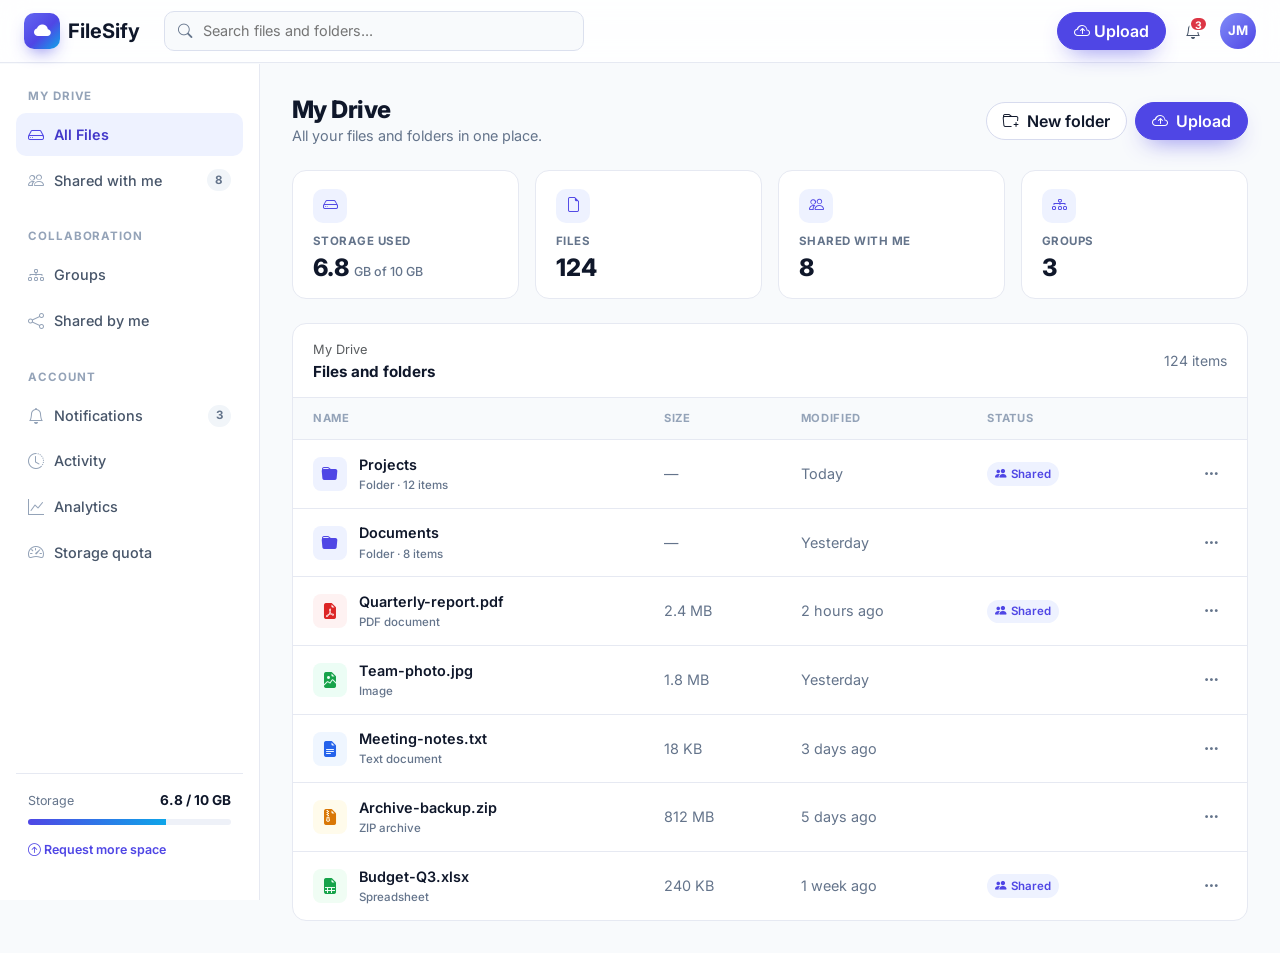
<file: frontend/dashboard.html>
<!DOCTYPE html>
<html lang="en">
<head>
    <meta charset="utf-8">
    <meta name="viewport" content="width=device-width, initial-scale=1">
    <title>My Drive — FileSify</title>
    <meta name="description" content="FileSify dashboard — access your files, folders and shared content.">

    <link href="https://cdn.jsdelivr.net/npm/bootstrap@5.3.3/dist/css/bootstrap.min.css" rel="stylesheet">
    <link href="https://cdn.jsdelivr.net/npm/bootstrap-icons@1.11.3/font/bootstrap-icons.css" rel="stylesheet">
    <link rel="preconnect" href="https://fonts.googleapis.com">
    <link rel="preconnect" href="https://fonts.gstatic.com" crossorigin>
    <link href="https://fonts.googleapis.com/css2?family=Inter:wght@400;500;600;700;800&display=swap" rel="stylesheet">
    <link rel="stylesheet" href="CSS/styles.css">
</head>
<body class="app-shell">

<!-- Navbar -->
<nav class="navbar navbar-expand-lg fixed-top navbar-glass py-2">
    <div class="container-fluid px-3 px-lg-4 d-flex align-items-center gap-2">

        <button class="icon-btn d-lg-none" type="button"
                data-bs-toggle="offcanvas" data-bs-target="#mobileSidebar"
                aria-controls="mobileSidebar" aria-label="Open menu">
            <i class="bi bi-list"></i>
        </button>

        <a class="navbar-brand d-flex align-items-center gap-2 fw-bold m-0" href="dashboard.html">
            <span class="brand-mark"><i class="bi bi-cloud-fill"></i></span>
            <span class="d-none d-sm-inline">FileSify</span>
        </a>

        <div class="search-wrap d-none d-md-block flex-grow-1 ms-3">
            <i class="bi bi-search"></i>
            <input type="text" placeholder="Search files and folders..." aria-label="Search">
        </div>

        <div class="d-flex align-items-center gap-2 ms-auto">
            <button class="btn btn-brand rounded-pill px-3 d-none d-sm-inline-flex">
                <i class="bi bi-cloud-arrow-up me-1"></i> Upload
            </button>
            <button class="icon-btn" aria-label="Notifications">
                <i class="bi bi-bell"></i>
                <span class="badge-dot">3</span>
            </button>
            <div class="dropdown">
                <button class="btn p-0 border-0 bg-transparent" data-bs-toggle="dropdown" aria-expanded="false">
                    <span class="avatar">JM</span>
                </button>
                <ul class="dropdown-menu dropdown-menu-end shadow-sm border-0 mt-2">
                    <li class="px-3 py-2">
                        <div class="fw-semibold small">John Miller</div>
                        <div class="text-soft" style="font-size:.78rem;">john.miller@example.com</div>
                    </li>
                    <li><hr class="dropdown-divider"></li>
                    <li><a class="dropdown-item small" href="#"><i class="bi bi-key me-2"></i>Change password</a></li>
                    <li><hr class="dropdown-divider"></li>
                    <li><a class="dropdown-item small text-danger" href="login.html" id="logoutTrigger"><i class="bi bi-box-arrow-right me-2"></i>Sign out</a></li></li>
                </ul>
            </div>
        </div>
    </div>
</nav>

<!-- Mobile sidebar -->
<div class="offcanvas offcanvas-start" tabindex="-1" id="mobileSidebar" style="width:280px">
    <div class="offcanvas-header border-bottom">
        <h5 class="offcanvas-title fw-bold">FileSify</h5>
        <button type="button" class="btn-close" data-bs-dismiss="offcanvas" aria-label="Close"></button>
    </div>
    <div class="offcanvas-body p-0">
        <div class="offcanvas-sidebar">
            <div class="sidebar-section">
                <div class="sidebar-section-title">My Drive</div>
                <a class="sidebar-link active" href="#"><i class="bi bi-hdd"></i>All Files</a>
                <a class="sidebar-link" href="#"><i class="bi bi-people"></i>Shared with me<span class="count">8</span></a>
            </div>
            <div class="sidebar-section">
                <div class="sidebar-section-title">Collaboration</div>
                <a class="sidebar-link" href="#"><i class="bi bi-diagram-3"></i>Groups</a>
                <a class="sidebar-link" href="#"><i class="bi bi-share"></i>Shared by me</a>
            </div>
            <div class="sidebar-section">
                <div class="sidebar-section-title">Account</div>
                <a class="sidebar-link" href="#"><i class="bi bi-bell"></i>Notifications<span class="count">3</span></a>
                <a class="sidebar-link" href="#"><i class="bi bi-clock-history"></i>Activity</a>
                <a class="sidebar-link" href="#"><i class="bi bi-graph-up"></i>Analytics</a>
                <a class="sidebar-link" href="#"><i class="bi bi-speedometer2"></i>Storage quota</a>
            </div>
            <div class="sidebar-quota">
                <div class="d-flex justify-content-between align-items-baseline">
                    <span class="quota-label">Storage</span>
                    <span class="quota-value">6.8 / 10 GB</span>
                </div>
                <div class="progress"><div class="progress-bar" style="width:68%"></div></div>
                <a href="#" class="request-btn"><i class="bi bi-arrow-up-circle me-1"></i>Request more space</a>
            </div>
        </div>
    </div>
</div>

<div class="layout">

    <!-- Desktop sidebar -->
    <aside class="sidebar d-none d-lg-flex">
        <div class="sidebar-section">
            <div class="sidebar-section-title">My Drive</div>
            <a class="sidebar-link active" href="#"><i class="bi bi-hdd"></i>All Files</a>
            <a class="sidebar-link" href="#"><i class="bi bi-people"></i>Shared with me<span class="count">8</span></a>
        </div>
        <div class="sidebar-section">
            <div class="sidebar-section-title">Collaboration</div>
            <a class="sidebar-link" href="#"><i class="bi bi-diagram-3"></i>Groups</a>
            <a class="sidebar-link" href="#"><i class="bi bi-share"></i>Shared by me</a>
        </div>
        <div class="sidebar-section">
            <div class="sidebar-section-title">Account</div>
            <a class="sidebar-link" href="#"><i class="bi bi-bell"></i>Notifications<span class="count">3</span></a>
            <a class="sidebar-link" href="#"><i class="bi bi-clock-history"></i>Activity</a>
            <a class="sidebar-link" href="#"><i class="bi bi-graph-up"></i>Analytics</a>
            <a class="sidebar-link" href="#"><i class="bi bi-speedometer2"></i>Storage quota</a>
        </div>
        <div class="sidebar-quota">
            <div class="d-flex justify-content-between align-items-baseline">
                <span class="quota-label">Storage</span>
                <span class="quota-value">6.8 / 10 GB</span>
            </div>
            <div class="progress"><div class="progress-bar" style="width:68%"></div></div>
            <a href="#" class="request-btn"><i class="bi bi-arrow-up-circle me-1"></i>Request more space</a>
        </div>
    </aside>

    <main class="main-content">
        <div class="page-header">
            <div>
                <h1>My Drive</h1>
                <p class="text-soft mb-0" style="font-size:.9rem;">All your files and folders in one place.</p>
            </div>
            <div class="d-flex gap-2">
                <button class="btn btn-outline-brand rounded-pill px-3"><i class="bi bi-folder-plus me-1"></i> New folder</button>
                <button class="btn btn-brand rounded-pill px-3"><i class="bi bi-cloud-arrow-up me-1"></i> Upload</button>
            </div>
        </div>

        <div class="row g-3 mb-4">
            <div class="col-sm-6 col-lg-3">
                <div class="stat-card">
                    <div class="stat-icon"><i class="bi bi-hdd"></i></div>
                    <div class="stat-label">Storage used</div>
                    <div class="stat-value">6.8 <small>GB of 10 GB</small></div>
                </div>
            </div>
            <div class="col-sm-6 col-lg-3">
                <div class="stat-card">
                    <div class="stat-icon"><i class="bi bi-file-earmark"></i></div>
                    <div class="stat-label">Files</div>
                    <div class="stat-value">124</div>
                </div>
            </div>
            <div class="col-sm-6 col-lg-3">
                <div class="stat-card">
                    <div class="stat-icon"><i class="bi bi-people"></i></div>
                    <div class="stat-label">Shared with me</div>
                    <div class="stat-value">8</div>
                </div>
            </div>
            <div class="col-sm-6 col-lg-3">
                <div class="stat-card">
                    <div class="stat-icon"><i class="bi bi-diagram-3"></i></div>
                    <div class="stat-label">Groups</div>
                    <div class="stat-value">3</div>
                </div>
            </div>
        </div>

        <div class="file-card">
            <div class="file-header">
                <div>
                    <nav aria-label="breadcrumb">
                        <ol class="breadcrumb"><li class="breadcrumb-item active" aria-current="page">My Drive</li></ol>
                    </nav>
                    <h6 class="mt-1 mb-0">Files and folders</h6>
                </div>
                <div class="text-soft small">124 items</div>
            </div>

            <table class="file-table">
                <thead>
                <tr>
                    <th>Name</th>
                    <th class="d-none d-md-table-cell">Size</th>
                    <th class="d-none d-md-table-cell">Modified</th>
                    <th class="d-none d-sm-table-cell">Status</th>
                    <th></th>
                </tr>
                </thead>
                <tbody>
                <tr>
                    <td><div class="file-name"><span class="icon folder"><i class="bi bi-folder-fill"></i></span><div>Projects<small>Folder · 12 items</small></div></div></td>
                    <td class="d-none d-md-table-cell text-soft">—</td>
                    <td class="d-none d-md-table-cell text-soft">Today</td>
                    <td class="d-none d-sm-table-cell"><span class="badge-shared"><i class="bi bi-people-fill"></i> Shared</span></td>
                    <td class="file-actions"><button class="btn-icon" aria-label="More options"><i class="bi bi-three-dots"></i></button></td>
                </tr>
                <tr>
                    <td><div class="file-name"><span class="icon folder"><i class="bi bi-folder-fill"></i></span><div>Documents<small>Folder · 8 items</small></div></div></td>
                    <td class="d-none d-md-table-cell text-soft">—</td>
                    <td class="d-none d-md-table-cell text-soft">Yesterday</td>
                    <td class="d-none d-sm-table-cell"></td>
                    <td class="file-actions"><button class="btn-icon" aria-label="More options"><i class="bi bi-three-dots"></i></button></td>
                </tr>
                <tr>
                    <td><div class="file-name"><span class="icon pdf"><i class="bi bi-file-earmark-pdf-fill"></i></span><div>Quarterly-report.pdf<small>PDF document</small></div></div></td>
                    <td class="d-none d-md-table-cell text-soft">2.4 MB</td>
                    <td class="d-none d-md-table-cell text-soft">2 hours ago</td>
                    <td class="d-none d-sm-table-cell"><span class="badge-shared"><i class="bi bi-people-fill"></i> Shared</span></td>
                    <td class="file-actions"><button class="btn-icon" aria-label="More options"><i class="bi bi-three-dots"></i></button></td>
                </tr>
                <tr>
                    <td><div class="file-name"><span class="icon img"><i class="bi bi-file-earmark-image-fill"></i></span><div>Team-photo.jpg<small>Image</small></div></div></td>
                    <td class="d-none d-md-table-cell text-soft">1.8 MB</td>
                    <td class="d-none d-md-table-cell text-soft">Yesterday</td>
                    <td class="d-none d-sm-table-cell"></td>
                    <td class="file-actions"><button class="btn-icon" aria-label="More options"><i class="bi bi-three-dots"></i></button></td>
                </tr>
                <tr>
                    <td><div class="file-name"><span class="icon doc"><i class="bi bi-file-earmark-text-fill"></i></span><div>Meeting-notes.txt<small>Text document</small></div></div></td>
                    <td class="d-none d-md-table-cell text-soft">18 KB</td>
                    <td class="d-none d-md-table-cell text-soft">3 days ago</td>
                    <td class="d-none d-sm-table-cell"></td>
                    <td class="file-actions"><button class="btn-icon" aria-label="More options"><i class="bi bi-three-dots"></i></button></td>
                </tr>
                <tr>
                    <td><div class="file-name"><span class="icon zip"><i class="bi bi-file-earmark-zip-fill"></i></span><div>Archive-backup.zip<small>ZIP archive</small></div></div></td>
                    <td class="d-none d-md-table-cell text-soft">812 MB</td>
                    <td class="d-none d-md-table-cell text-soft">5 days ago</td>
                    <td class="d-none d-sm-table-cell"></td>
                    <td class="file-actions"><button class="btn-icon" aria-label="More options"><i class="bi bi-three-dots"></i></button></td>
                </tr>
                <tr>
                    <td><div class="file-name"><span class="icon sheet"><i class="bi bi-file-earmark-spreadsheet-fill"></i></span><div>Budget-Q3.xlsx<small>Spreadsheet</small></div></div></td>
                    <td class="d-none d-md-table-cell text-soft">240 KB</td>
                    <td class="d-none d-md-table-cell text-soft">1 week ago</td>
                    <td class="d-none d-sm-table-cell"><span class="badge-shared"><i class="bi bi-people-fill"></i> Shared</span></td>
                    <td class="file-actions"><button class="btn-icon" aria-label="More options"><i class="bi bi-three-dots"></i></button></td>
                </tr>
                </tbody>
            </table>
        </div>
    </main>
</div>
<dialog class="dialog" id="logoutDialog" aria-labelledby="logoutDialogTitle">
    <div class="dialog-header">
        <h2 class="dialog-title" id="logoutDialogTitle">Sign out?</h2>
        <button type="button" class="dialog-close" data-dialog-close aria-label="Close">
            <i class="bi bi-x-lg"></i>
        </button>
    </div>
    <div class="dialog-body">
        You are about to be signed out of FileSify.<br>Are you sure?
    </div>
    <div class="dialog-footer">
        <button type="button" class="btn btn-outline-brand rounded-pill px-3" data-dialog-close>Cancel</button>
        <button type="button" class="btn btn-brand rounded-pill px-3" id="logoutConfirm">
            <i class="bi bi-box-arrow-right me-1"></i> Sign out
        </button>
    </div>
</dialog>

<script src="https://cdn.jsdelivr.net/npm/bootstrap@5.3.3/dist/js/bootstrap.bundle.min.js"></script>
<script src="JS/app.js"></script>
</body>
</html>
</file>
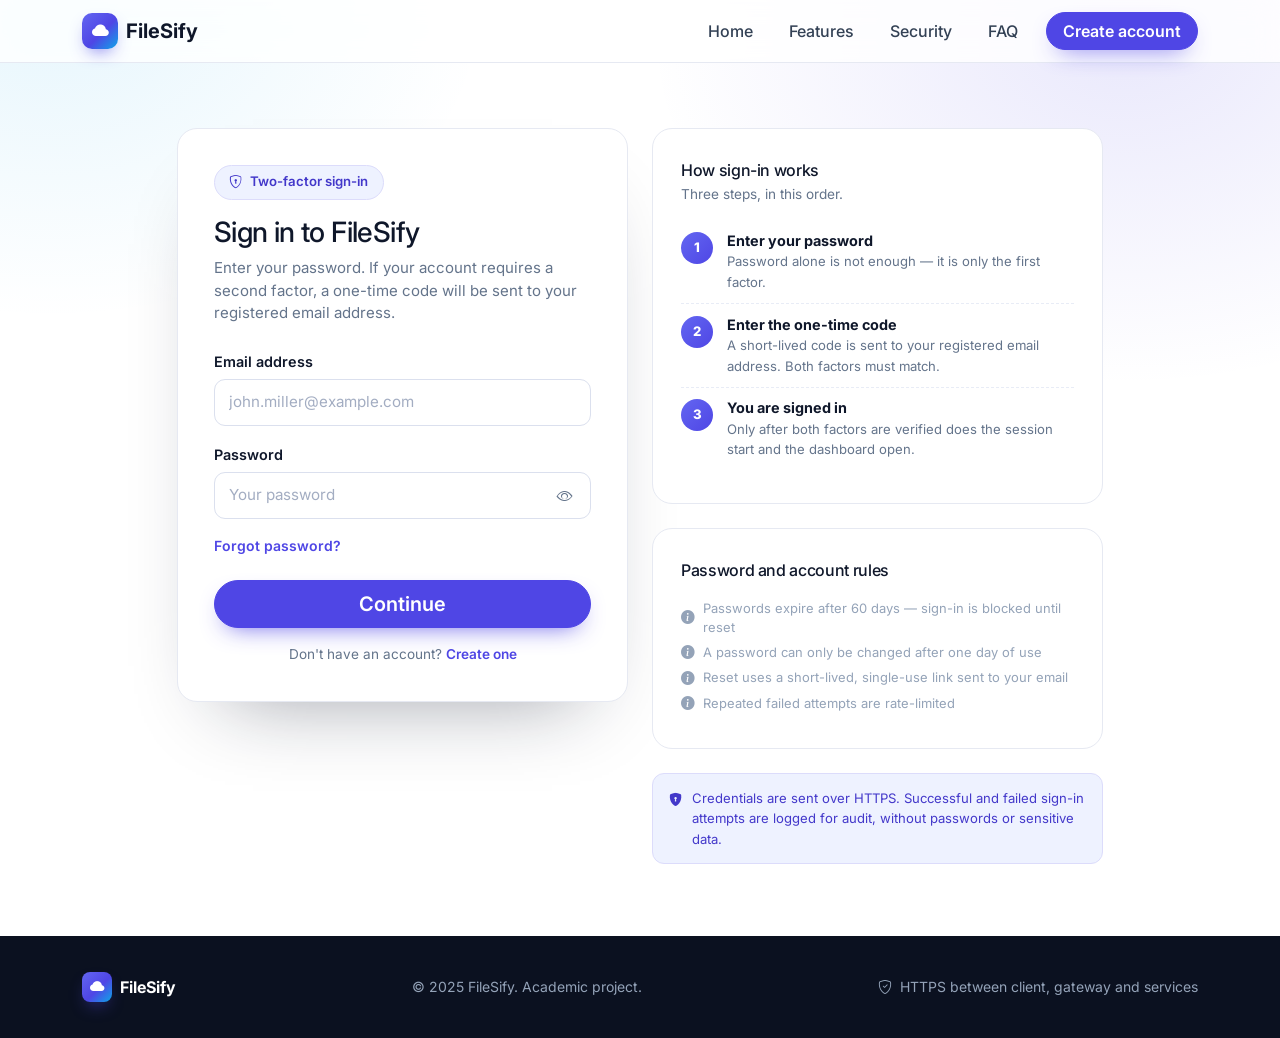
<file: frontend/login.html>
<!DOCTYPE html>
<html lang="en">
<head>
    <meta charset="utf-8">
    <meta name="viewport" content="width=device-width, initial-scale=1">
    <title>Sign in — FileSify</title>
    <meta name="description" content="Sign in to FileSify.">

    <link href="https://cdn.jsdelivr.net/npm/bootstrap@5.3.3/dist/css/bootstrap.min.css" rel="stylesheet">
    <link href="https://cdn.jsdelivr.net/npm/bootstrap-icons@1.11.3/font/bootstrap-icons.css" rel="stylesheet">
    <link rel="preconnect" href="https://fonts.googleapis.com">
    <link rel="preconnect" href="https://fonts.gstatic.com" crossorigin>
    <link href="https://fonts.googleapis.com/css2?family=Inter:wght@400;500;600;700;800&display=swap" rel="stylesheet">
    <link rel="stylesheet" href="CSS/styles.css">
</head>
<body>

<!-- Navbar -->
<nav class="navbar navbar-expand-lg fixed-top navbar-glass py-2">
    <div class="container">
        <a class="navbar-brand d-flex align-items-center gap-2 fw-bold" href="index.html">
            <span class="brand-mark"><i class="bi bi-cloud-fill"></i></span>
            <span>FileSify</span>
        </a>
        <button class="navbar-toggler border-0 shadow-none" type="button"
                data-bs-toggle="collapse" data-bs-target="#mainNav"
                aria-controls="mainNav" aria-expanded="false" aria-label="Toggle navigation">
            <span class="navbar-toggler-icon"></span>
        </button>
        <div class="collapse navbar-collapse" id="mainNav">
            <ul class="navbar-nav ms-auto align-items-lg-center gap-lg-1 mt-3 mt-lg-0">
                <li class="nav-item"><a class="nav-link px-lg-3" href="index.html">Home</a></li>
                <li class="nav-item"><a class="nav-link px-lg-3" href="index.html#features">Features</a></li>
                <li class="nav-item"><a class="nav-link px-lg-3" href="index.html#security">Security</a></li>
                <li class="nav-item"><a class="nav-link px-lg-3" href="index.html#faq">FAQ</a></li>
                <li class="nav-item ms-lg-2 mt-2 mt-lg-0">
                    <a class="btn btn-brand rounded-pill px-3 d-block d-lg-inline-block" href="register.html">Create account</a>
                </li>
            </ul>
        </div>
    </div>
</nav>

<!-- Sign in -->
<main class="auth-wrap">
    <div class="container">
        <div class="row justify-content-center align-items-start g-4">

            <!-- Form -->
            <div class="col-lg-6 col-xl-5">
                <div class="form-card">
                    <span class="pill-badge mb-3"><i class="bi bi-shield-lock"></i> Two-factor sign-in</span>
                    <h1 class="h3 mb-2">Sign in to FileSify</h1>
                    <p class="text-soft mb-4" style="font-size:.94rem;">
                        Enter your password. If your account requires a second factor, a one-time
                        code will be sent to your registered email address.
                    </p>

                    <form id="loginForm" novalidate>
                        <div class="mb-3">
                            <label for="loginEmail" class="form-label">Email address</label>
                            <input type="email" class="form-control" id="loginEmail" name="email"
                                   autocomplete="username" placeholder="john.miller@example.com"
                                   maxlength="254" required>
                            <div class="invalid-feedback">Please enter a valid email address.</div>
                        </div>
                        <div class="mb-3">
                            <label for="loginPassword" class="form-label">Password</label>
                            <div class="pw-wrap">
                                <input type="password" class="form-control" id="loginPassword" name="password"
                                       autocomplete="current-password" placeholder="Your password" required>
                                <button type="button" class="pw-toggle" id="loginPwToggle"
                                        aria-label="Show password" aria-pressed="false">
                                    <i class="bi bi-eye"></i>
                                </button>
                            </div>
                            <div class="invalid-feedback">Please enter your password.</div>
                        </div>
                        <div class="d-flex justify-content-between align-items-center mb-4">
                            <a href="#" id="forgotPasswordLink" class="text-decoration-none fw-semibold"
                               style="color:var(--brand);font-size:.875rem;">Forgot password?</a>
                        </div>
                        <button type="submit" class="btn btn-brand btn-lg rounded-pill w-100">Continue</button>
                        <p class="text-soft text-center mt-3 mb-0" style="font-size:.85rem;">
                            Don't have an account?
                            <a href="register.html" class="text-decoration-none fw-semibold" style="color:var(--brand)">Create one</a>
                        </p>
                    </form>
                </div>
            </div>

            <!-- Side panel -->
            <div class="col-lg-6 col-xl-5">
                <div class="info-card mb-4">
                    <h2 class="h6 mb-1">How sign-in works</h2>
                    <p class="text-soft mb-3" style="font-size:.85rem;">Three steps, in this order.</p>
                    <div class="info-step"><div class="info-step-num">1</div><div><h6>Enter your password</h6><p>Password alone is not enough — it is only the first factor.</p></div></div>
                    <div class="info-step"><div class="info-step-num">2</div><div><h6>Enter the one-time code</h6><p>A short-lived code is sent to your registered email address. Both factors must match.</p></div></div>
                    <div class="info-step"><div class="info-step-num">3</div><div><h6>You are signed in</h6><p>Only after both factors are verified does the session start and the dashboard open.</p></div></div>
                </div>

                <div class="info-card mb-4">
                    <h2 class="h6 mb-3">Password and account rules</h2>
                    <ul class="rule-list" style="margin-top:0">
                        <li><i class="bi bi-info-circle-fill"></i> Passwords expire after 60 days — sign-in is blocked until reset</li>
                        <li><i class="bi bi-info-circle-fill"></i> A password can only be changed after one day of use</li>
                        <li><i class="bi bi-info-circle-fill"></i> Reset uses a short-lived, single-use link sent to your email</li>
                        <li><i class="bi bi-info-circle-fill"></i> Repeated failed attempts are rate-limited</li>
                    </ul>
                </div>

                <div class="mini-note">
                    <i class="bi bi-shield-lock-fill"></i>
                    <span>Credentials are sent over HTTPS. Successful and failed sign-in attempts are logged for audit, without passwords or sensitive data.</span>
                </div>
            </div>

        </div>
    </div>
</main>

<!-- Footer -->
<footer class="footer">
    <div class="container">
        <div class="d-flex flex-column flex-md-row justify-content-between align-items-center gap-2">
            <a href="index.html" class="d-inline-flex align-items-center gap-2 fw-bold text-white">
                <span class="brand-mark"><i class="bi bi-cloud-fill"></i></span>
                <span>FileSify</span>
            </a>
            <span class="small">&copy; 2025 FileSify. Academic project.</span>
            <span class="small d-flex align-items-center gap-2">
                <i class="bi bi-shield-check"></i> HTTPS between client, gateway and services
            </span>
        </div>
    </div>
</footer>

<script src="https://cdn.jsdelivr.net/npm/bootstrap@5.3.3/dist/js/bootstrap.bundle.min.js"></script>
<script src="JS/app.js"></script>
</body>
</html>
</file>
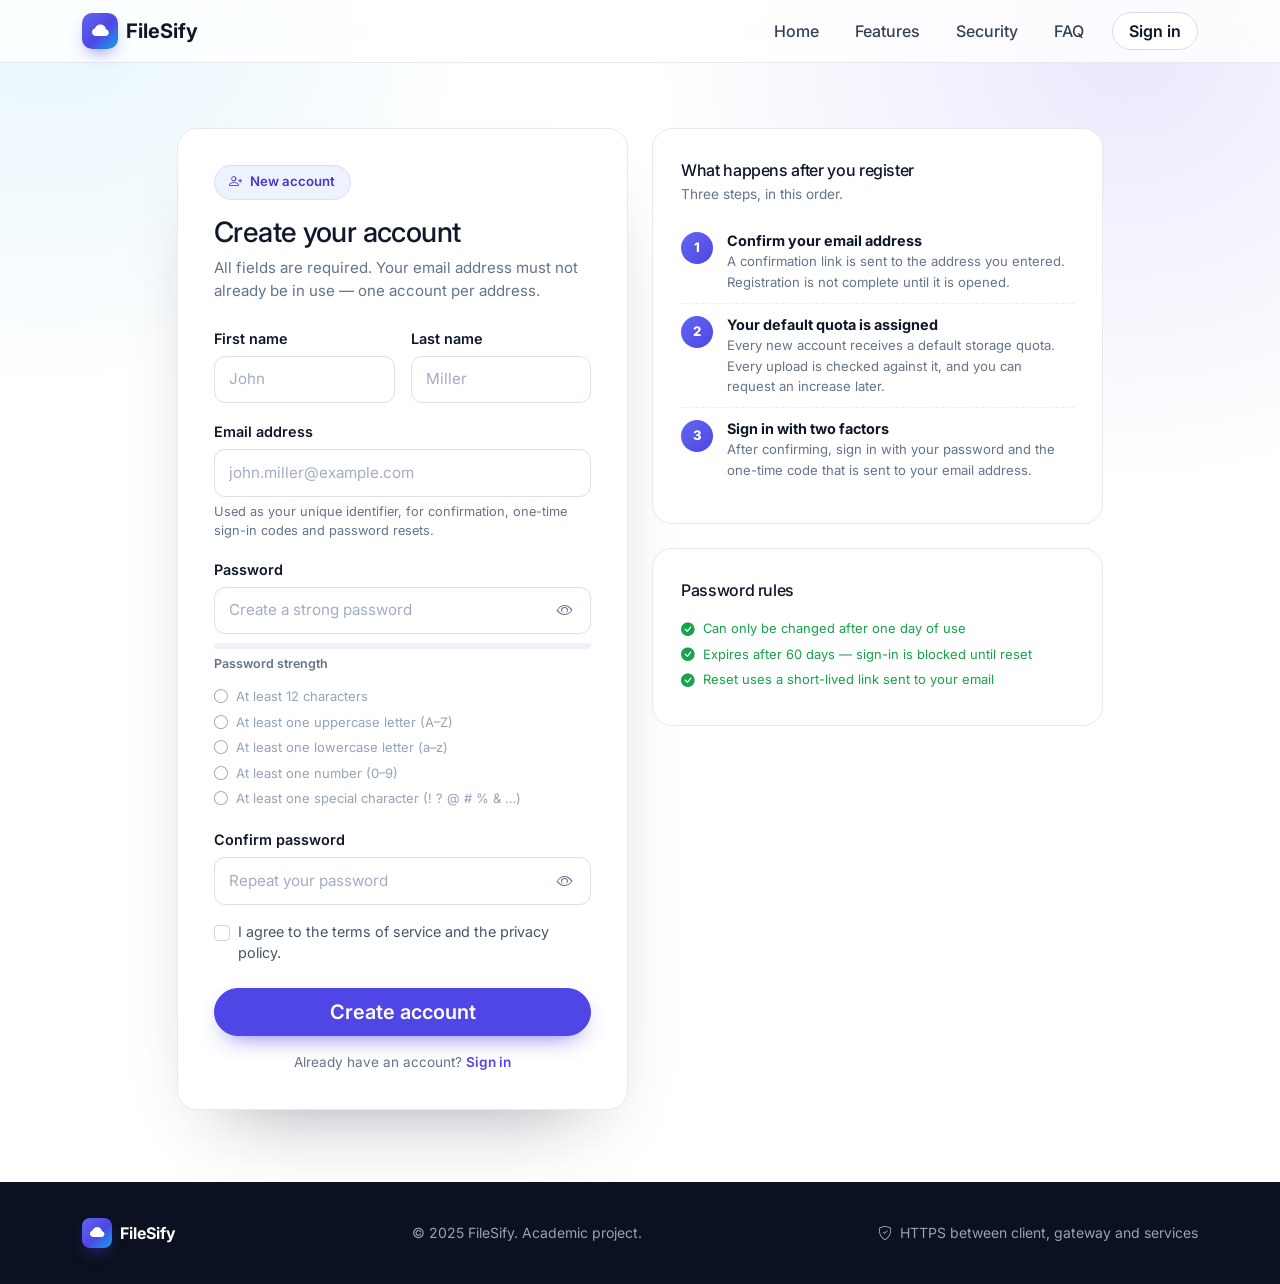
<file: frontend/register.html>
<!DOCTYPE html>
<html lang="en">
<head>
    <meta charset="utf-8">
    <meta name="viewport" content="width=device-width, initial-scale=1">
    <title>Create your account — FileSify</title>
    <meta name="description" content="Register a FileSify account.">

    <link href="https://cdn.jsdelivr.net/npm/bootstrap@5.3.3/dist/css/bootstrap.min.css" rel="stylesheet">
    <link href="https://cdn.jsdelivr.net/npm/bootstrap-icons@1.11.3/font/bootstrap-icons.css" rel="stylesheet">
    <link rel="preconnect" href="https://fonts.googleapis.com">
    <link rel="preconnect" href="https://fonts.gstatic.com" crossorigin>
    <link href="https://fonts.googleapis.com/css2?family=Inter:wght@400;500;600;700;800&display=swap" rel="stylesheet">
    <link rel="stylesheet" href="CSS/styles.css">
</head>
<body>

<!-- Navbar -->
<nav class="navbar navbar-expand-lg fixed-top navbar-glass py-2">
    <div class="container">
        <a class="navbar-brand d-flex align-items-center gap-2 fw-bold" href="index.html">
            <span class="brand-mark"><i class="bi bi-cloud-fill"></i></span>
            <span>FileSify</span>
        </a>
        <button class="navbar-toggler border-0 shadow-none" type="button"
                data-bs-toggle="collapse" data-bs-target="#mainNav"
                aria-controls="mainNav" aria-expanded="false" aria-label="Toggle navigation">
            <span class="navbar-toggler-icon"></span>
        </button>
        <div class="collapse navbar-collapse" id="mainNav">
            <ul class="navbar-nav ms-auto align-items-lg-center gap-lg-1 mt-3 mt-lg-0">
                <li class="nav-item"><a class="nav-link px-lg-3" href="index.html">Home</a></li>
                <li class="nav-item"><a class="nav-link px-lg-3" href="index.html#features">Features</a></li>
                <li class="nav-item"><a class="nav-link px-lg-3" href="index.html#security">Security</a></li>
                <li class="nav-item"><a class="nav-link px-lg-3" href="index.html#faq">FAQ</a></li>
                <li class="nav-item ms-lg-2 mt-2 mt-lg-0">
                    <a class="btn btn-outline-brand rounded-pill px-3 d-block d-lg-inline-block" href="login.html">Sign in</a>
                </li>
            </ul>
        </div>
    </div>
</nav>

<!-- Register -->
<main class="auth-wrap">
    <div class="container">
        <div class="row justify-content-center align-items-start g-4">

            <!-- Form -->
            <div class="col-lg-6 col-xl-5">
                <div class="form-card">
                    <span class="pill-badge mb-3"><i class="bi bi-person-plus"></i> New account</span>
                    <h1 class="h3 mb-2">Create your account</h1>
                    <p class="text-soft mb-4" style="font-size:.94rem;">
                        All fields are required. Your email address must not already be in use — one
                        account per address.
                    </p>

                    <form id="registerForm" novalidate>
                        <div class="row g-3 mb-3">
                            <div class="col-sm-6">
                                <label for="firstName" class="form-label">First name</label>
                                <input type="text" class="form-control" id="firstName" name="firstName"
                                       autocomplete="given-name" placeholder="John" maxlength="50" required>
                                <div class="invalid-feedback">Please enter your first name (2–50 characters).</div>
                            </div>
                            <div class="col-sm-6">
                                <label for="lastName" class="form-label">Last name</label>
                                <input type="text" class="form-control" id="lastName" name="lastName"
                                       autocomplete="family-name" placeholder="Miller" maxlength="50" required>
                                <div class="invalid-feedback">Please enter your last name (2–50 characters).</div>
                            </div>
                        </div>

                        <div class="mb-3">
                            <label for="email" class="form-label">Email address</label>
                            <input type="email" class="form-control" id="email" name="email"
                                   autocomplete="email" placeholder="john.miller@example.com" maxlength="254" required>
                            <div class="invalid-feedback" id="emailFeedback">Please enter a valid email address.</div>
                            <div class="field-hint">Used as your unique identifier, for confirmation, one-time sign-in codes and password resets.</div>
                        </div>

                        <div class="mb-3">
                            <label for="password" class="form-label">Password</label>
                            <div class="pw-wrap">
                                <input type="password" class="form-control" id="password" name="password"
                                       autocomplete="new-password" placeholder="Create a strong password" required
                                       aria-describedby="ruleList">
                                <button type="button" class="pw-toggle" id="pwToggle"
                                        aria-label="Show password" aria-pressed="false">
                                    <i class="bi bi-eye"></i>
                                </button>
                            </div>
                            <div class="invalid-feedback">Your password does not meet all requirements below.</div>
                            <div class="strength-track" aria-hidden="true">
                                <div class="strength-fill" id="strengthFill"></div>
                            </div>
                            <div class="strength-label" id="strengthLabel">Password strength</div>
                            <ul class="rule-list" id="ruleList">
                                <li data-rule="length"><i class="bi bi-circle"></i> At least 12 characters</li>
                                <li data-rule="upper"><i class="bi bi-circle"></i> At least one uppercase letter (A–Z)</li>
                                <li data-rule="lower"><i class="bi bi-circle"></i> At least one lowercase letter (a–z)</li>
                                <li data-rule="digit"><i class="bi bi-circle"></i> At least one number (0–9)</li>
                                <li data-rule="special"><i class="bi bi-circle"></i> At least one special character (! ? @ # % &amp; …)</li>
                            </ul>
                        </div>

                        <div class="mb-3">
                            <label for="confirmPassword" class="form-label">Confirm password</label>
                            <div class="pw-wrap">
                                <input type="password" class="form-control" id="confirmPassword" name="confirmPassword"
                                       autocomplete="new-password" placeholder="Repeat your password" required>
                                <button type="button" class="pw-toggle" id="pwToggle2"
                                        aria-label="Show confirmation" aria-pressed="false">
                                    <i class="bi bi-eye"></i>
                                </button>
                            </div>
                            <div class="invalid-feedback">The two passwords do not match.</div>
                        </div>

                        <div class="form-check mb-4">
                            <input class="form-check-input" type="checkbox" id="terms" name="terms" required>
                            <label class="form-check-label" for="terms">
                                I agree to the terms of service and the privacy policy.
                            </label>
                            <div class="invalid-feedback">You must accept the terms to continue.</div>
                        </div>

                        <button type="submit" class="btn btn-brand btn-lg rounded-pill w-100">Create account</button>

                        <p class="text-soft text-center mt-3 mb-0" style="font-size:.85rem;">
                            Already have an account?
                            <a href="login.html" class="text-decoration-none fw-semibold" style="color:var(--brand)">Sign in</a>
                        </p>
                    </form>
                </div>
            </div>

            <!-- Side panel -->
            <div class="col-lg-6 col-xl-5">
                <div class="info-card mb-4">
                    <h2 class="h6 mb-1">What happens after you register</h2>
                    <p class="text-soft mb-3" style="font-size:.85rem;">Three steps, in this order.</p>
                    <div class="info-step"><div class="info-step-num">1</div><div><h6>Confirm your email address</h6><p>A confirmation link is sent to the address you entered. Registration is not complete until it is opened.</p></div></div>
                    <div class="info-step"><div class="info-step-num">2</div><div><h6>Your default quota is assigned</h6><p>Every new account receives a default storage quota. Every upload is checked against it, and you can request an increase later.</p></div></div>
                    <div class="info-step"><div class="info-step-num">3</div><div><h6>Sign in with two factors</h6><p>After confirming, sign in with your password and the one-time code that is sent to your email address.</p></div></div>
                </div>

                <div class="info-card mb-4">
                    <h2 class="h6 mb-3">Password rules</h2>
                    <ul class="rule-list" style="margin-top:0">
                        <li class="ok"><i class="bi bi-check-circle-fill"></i> Can only be changed after one day of use</li>
                        <li class="ok"><i class="bi bi-check-circle-fill"></i> Expires after 60 days — sign-in is blocked until reset</li>
                        <li class="ok"><i class="bi bi-check-circle-fill"></i> Reset uses a short-lived link sent to your email</li>
                    </ul>
                </div>
            </div>

        </div>
    </div>
</main>

<!-- Footer -->
<footer class="footer">
    <div class="container">
        <div class="d-flex flex-column flex-md-row justify-content-between align-items-center gap-2">
            <a href="index.html" class="d-inline-flex align-items-center gap-2 fw-bold text-white">
                <span class="brand-mark"><i class="bi bi-cloud-fill"></i></span>
                <span>FileSify</span>
            </a>
            <span class="small">&copy; 2025 FileSify. Academic project.</span>
            <span class="small d-flex align-items-center gap-2">
                <i class="bi bi-shield-check"></i> HTTPS between client, gateway and services
            </span>
        </div>
    </div>
</footer>

<script src="https://cdn.jsdelivr.net/npm/bootstrap@5.3.3/dist/js/bootstrap.bundle.min.js"></script>
<script src="JS/app.js"></script>
</body>
</html>
</file>
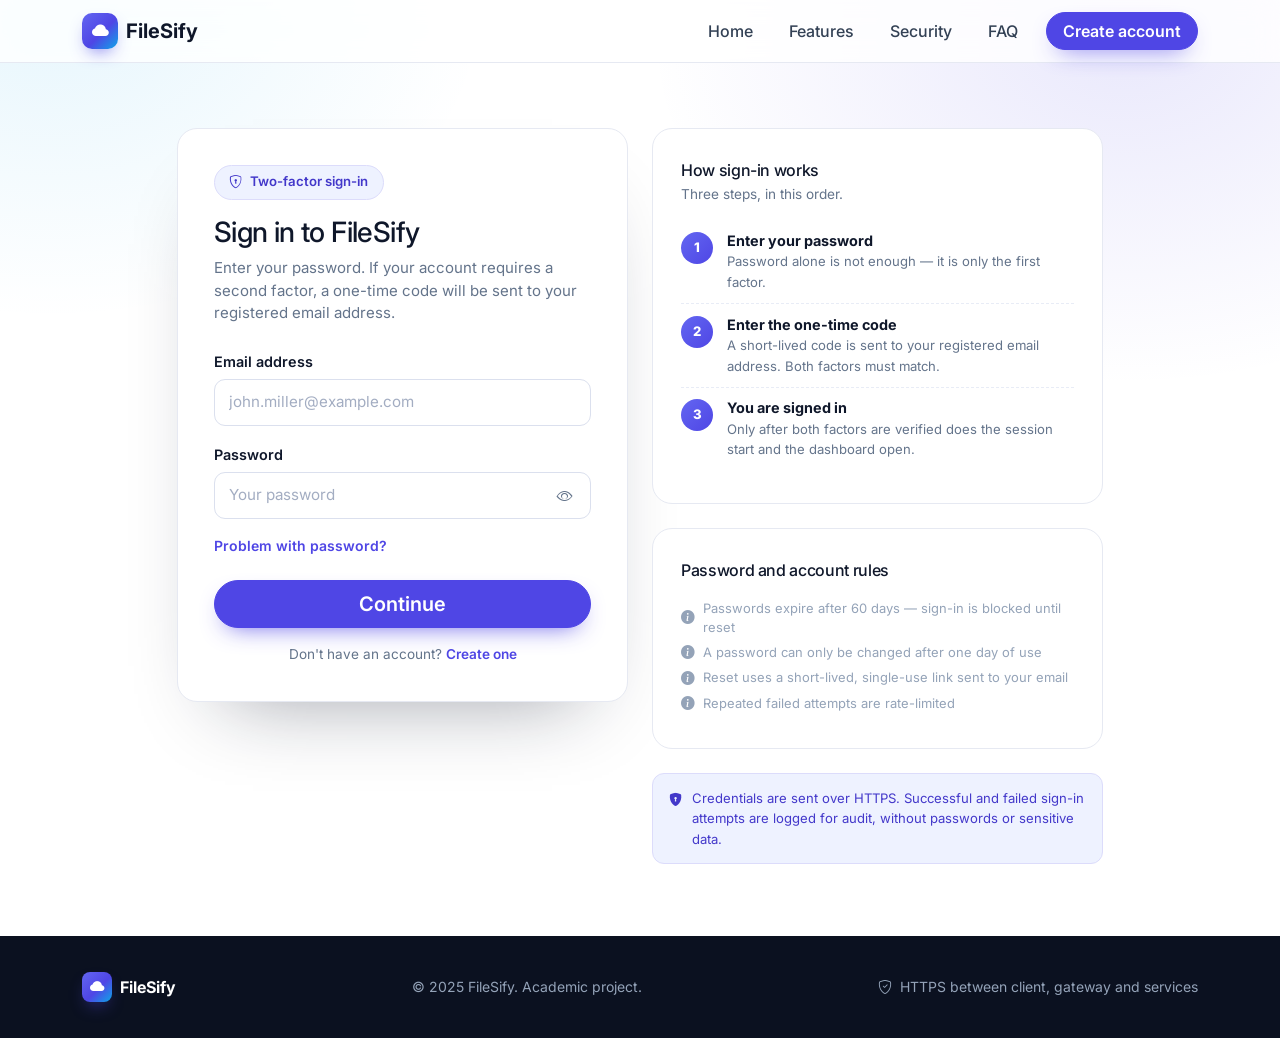
<file: frontend/HTML/admin-dashboard.html>
<!DOCTYPE html>
<html lang="en">
<head>
    <meta charset="utf-8">
    <meta name="viewport" content="width=device-width, initial-scale=1">
    <title>Admin Dashboard — FileSify</title>
    <link rel="icon" type="image/x-icon" href="../img/filesify_icon.png">

    <link href="https://cdn.jsdelivr.net/npm/bootstrap@5.3.3/dist/css/bootstrap.min.css" rel="stylesheet">
    <link href="https://cdn.jsdelivr.net/npm/bootstrap-icons@1.11.3/font/bootstrap-icons.css" rel="stylesheet">
    <link href="https://fonts.googleapis.com/css2?family=Inter:wght@400;500;600;700;800&display=swap" rel="stylesheet">
    <link rel="stylesheet" href="../CSS/styles.css">

    <script>
        (function () {
            'use strict';
            const token = localStorage.getItem('token');
            if (!token) { window.location.replace('login.html'); return; }

            // Security check: Verify role is 'admin'
            try {
                const parts = token.split('.');
                let b64 = parts[1].replace(/-/g, '+').replace(/_/g, '/');
                while (b64.length % 4) b64 += '=';
                const payload = JSON.parse(atob(b64));
                if (payload.role !== 'admin') {
                    window.location.replace('dashboard.html');
                }
            } catch { window.location.replace('login.html'); }
        })();
    </script>
</head>
<body class="app-shell">

<!-- Navbar -->
<nav class="navbar navbar-expand-lg fixed-top navbar-glass py-2">
    <div class="container-fluid px-3 px-lg-4 d-flex align-items-center gap-2">
        <a class="navbar-brand d-flex align-items-center gap-2 fw-bold m-0" href="admin-dashboard.html">
            <span class="brand-mark bg-danger text-white"><i class="bi bi-shield-lock-fill"></i></span>
            <span class="d-none d-sm-inline">FileSify Admin</span>
        </a>
        <div class="d-flex align-items-center gap-2 ms-auto">
            <div class="dropdown">
                <button class="btn p-0 border-0 bg-transparent" data-bs-toggle="dropdown">
                    <span class="avatar bg-dark text-white"><i class="bi bi-person-fill"></i></span>
                </button>
                <ul class="dropdown-menu dropdown-menu-end shadow-sm border-0 mt-2">
                    <li><a class="dropdown-item small text-danger" href="login.html" id="logoutTrigger"><i class="bi bi-box-arrow-right me-2"></i>Sign out</a></li>
                </ul>
            </div>
        </div>
    </div>
</nav>

<div class="layout">
    <!-- Desktop sidebar -->
    <aside class="sidebar d-none d-lg-flex">
        <div class="sidebar-section">
            <div class="sidebar-section-title">Admin Controls</div>
            <a class="sidebar-link" href="dashboard.html"><i class="bi bi-hdd"></i>Back to My Drive</a>
            <a class="sidebar-link active" href="admin-dashboard.html"><i class="bi bi-speedometer2"></i>Admin Dashboard</a>
        </div>
    </aside>

    <main class="main-content">
        <div class="page-header">
            <div>
                <h1>Admin Dashboard</h1>
                <p class="text-soft mb-0" style="font-size:.9rem;">Manage users and storage quota requests.</p>
            </div>
        </div>

        <!-- Tabs -->
        <ul class="nav nav-tabs mb-3" id="adminTabs" role="tablist">
            <li class="nav-item" role="presentation">
                <button class="nav-link active fw-semibold" id="requests-tab" data-bs-toggle="tab" data-bs-target="#requests-pane" type="button" role="tab">
                    <i class="bi bi-envelope-paper me-1"></i> Pending Requests
                    <span class="badge bg-danger ms-1" id="pendingBadge">0</span>
                </button>
            </li>
            <li class="nav-item" role="presentation">
                <button class="nav-link fw-semibold" id="users-tab" data-bs-toggle="tab" data-bs-target="#users-pane" type="button" role="tab">
                    <i class="bi bi-people me-1"></i> All Users
                </button>
            </li>
        </ul>

        <div class="tab-content" id="adminTabsContent">
            <!-- Requests Tab -->
            <div class="tab-pane fade show active" id="requests-pane" role="tabpanel">
                <div class="file-card">
                    <table class="file-table">
                        <thead>
                        <tr>
                            <th>User</th>
                            <th>Current Quota</th>
                            <th>Requested Amount</th>
                            <th>Date</th>
                            <th class="text-end">Actions</th>
                        </tr>
                        </thead>
                        <tbody id="quotaRequestTableBody">
                        <tr><td colspan="5" class="text-soft p-3 text-center">Loading requests…</td></tr>
                        </tbody>
                    </table>
                </div>
            </div>

            <!-- Users Tab -->
            <div class="tab-pane fade" id="users-pane" role="tabpanel">
                <div class="file-card">
                    <table class="file-table">
                        <thead>
                        <thead>
                        <tr>
                            <th>User</th>
                            <th>Email</th>
                            <th>Current Quota</th>
                            <th>Used Space/th>
                            <th class="text-end">Actions</th>
                        </tr>
                        </thead>
                        </thead>
                        <tbody id="allUsersTableBody">
                        <tr><td colspan="5" class="text-soft p-3 text-center">Loading users…</td></tr>
                        </tbody>
                    </table>
                </div>
            </div>
        </div>
    </main>
</div>

<!-- Logout dialog -->
<dialog class="dialog" id="logoutDialog">
    <div class="dialog-header">
        <h2 class="dialog-title">Sign out?</h2>
        <button type="button" class="dialog-close" data-dialog-close><i class="bi bi-x-lg"></i></button>
    </div>
    <div class="dialog-body">Are you sure you want to sign out?</div>
    <div class="dialog-footer">
        <button type="button" class="btn btn-outline-brand rounded-pill px-3" data-dialog-close>Cancel</button>
        <button type="button" class="btn btn-brand rounded-pill px-3" id="logoutConfirm">Sign out</button>
    </div>
</dialog>

<script src="https://cdn.jsdelivr.net/npm/bootstrap@5.3.3/dist/js/bootstrap.bundle.min.js"></script>
<script src="../JS/app.js"></script>
</body>
</html>
</file>
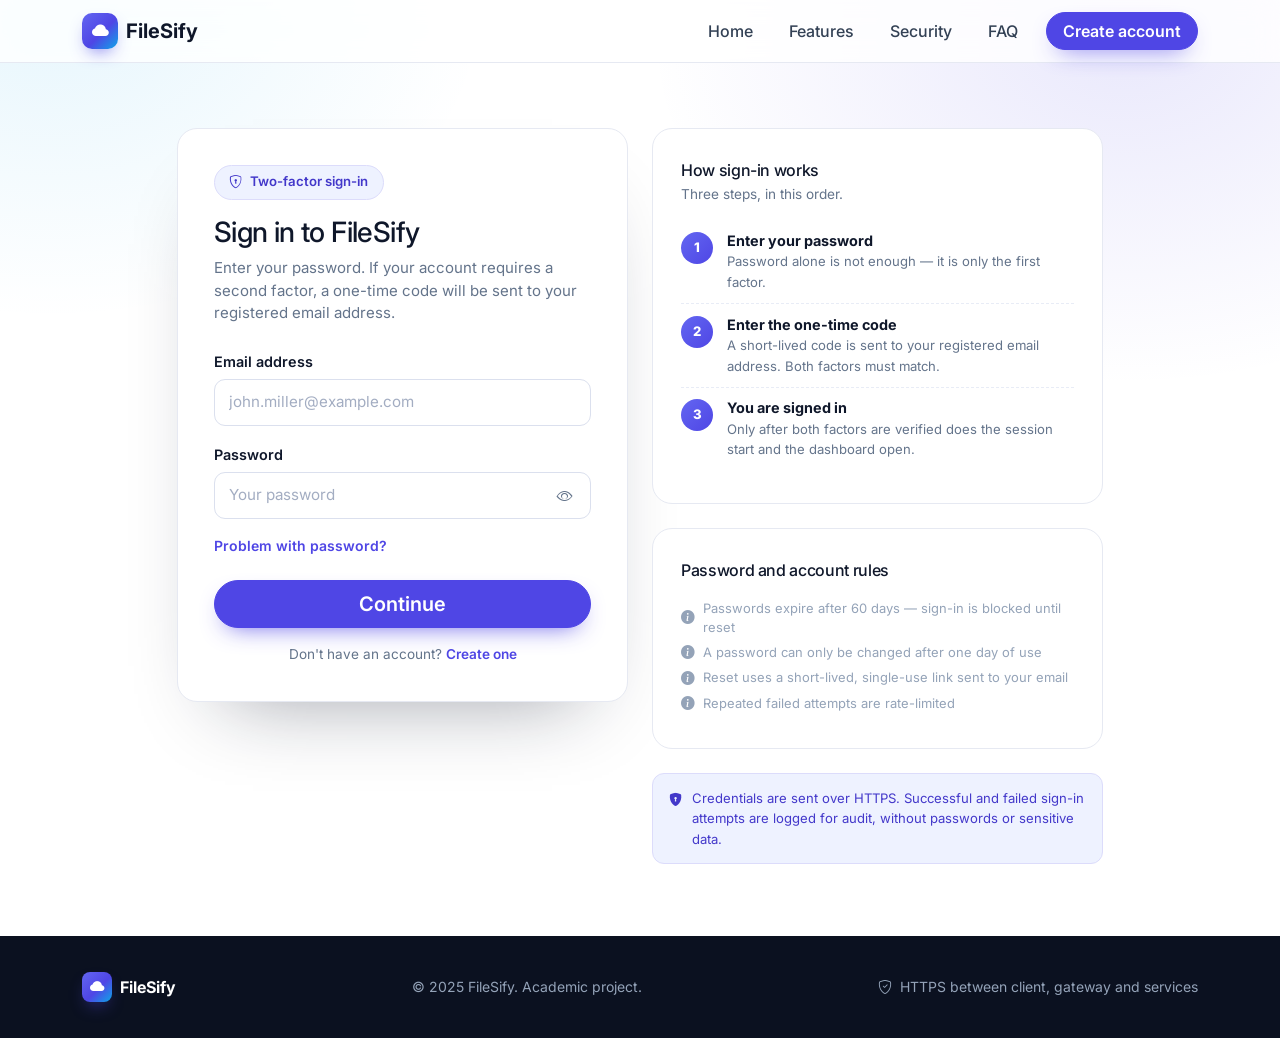
<file: frontend/HTML/dashboard.html>
<!DOCTYPE html>
<html lang="en">
<head>
    <meta charset="utf-8">
    <meta name="viewport" content="width=device-width, initial-scale=1">
    <title>My Drive — FileSify</title>
    <meta name="description" content="FileSify dashboard — access your files, folders and shared content.">
    <link rel="icon" type="image/x-icon" href="../img/filesify_icon.png">

    <link href="https://cdn.jsdelivr.net/npm/bootstrap@5.3.3/dist/css/bootstrap.min.css" rel="stylesheet">
    <link href="https://cdn.jsdelivr.net/npm/bootstrap-icons@1.11.3/font/bootstrap-icons.css" rel="stylesheet">
    <link rel="preconnect" href="https://fonts.googleapis.com">
    <link rel="preconnect" href="https://fonts.gstatic.com" crossorigin>
    <link href="https://fonts.googleapis.com/css2?family=Inter:wght@400;500;600;700;800&display=swap" rel="stylesheet">
    <link rel="stylesheet" href="../CSS/styles.css">
    <script>
        (function () {
            'use strict';

            const path = window.location.pathname;
            const page = path.split('/').pop() || 'index.html';

            const publicPages = ['login.html', 'register.html', 'index.html'];
            if (publicPages.includes(page)) return;

            const token = localStorage.getItem('token');
            if (!token) {
                window.location.replace('login.html');
                return;
            }

            try {
                const parts = token.split('.');
                if (parts.length !== 3) throw new Error('not a JWT');
                let b64 = parts[1].replace(/-/g, '+').replace(/_/g, '/');
                while (b64.length % 4) b64 += '=';
                const payload = JSON.parse(atob(b64));

                if (typeof payload.exp !== 'number' || payload.exp * 1000 <= Date.now()) {
                    throw new Error('expired');
                }
            } catch {
                localStorage.removeItem('token');
                localStorage.removeItem('user');
                window.location.replace('login.html');
            }
        })();
    </script>

</head>
<body class="app-shell">


<!-- Navbar -->
<nav class="navbar navbar-expand-lg fixed-top navbar-glass py-2">
    <div class="container-fluid px-3 px-lg-4 d-flex align-items-center gap-2">

        <button class="icon-btn d-lg-none" type="button"
                data-bs-toggle="offcanvas" data-bs-target="#mobileSidebar"
                aria-controls="mobileSidebar" aria-label="Open menu">
            <i class="bi bi-list"></i>
        </button>

        <a class="navbar-brand d-flex align-items-center gap-2 fw-bold m-0" href="dashboard.html">
            <span class="brand-mark"><i class="bi bi-cloud-fill"></i></span>
            <span class="d-none d-sm-inline">FileSify</span>
        </a>

        <div class="search-wrap d-none d-md-block flex-grow-1 ms-3">
            <i class="bi bi-search"></i>
            <input type="text" placeholder="Search files and folders..." aria-label="Search">
        </div>

        <div class="d-flex align-items-center gap-2 ms-auto">
            <button class="btn btn-brand rounded-pill px-3 d-none d-sm-inline-flex" id="uploadButtonNavbar">
                <i class="bi bi-cloud-arrow-up me-1"></i> Upload
            </button>
            <a class="icon-btn" href="notifications.html" aria-label="Notifications">
                <i class="bi bi-bell"></i>
                <span class="badge-dot">3</span>
            </a>
            <div class="dropdown">
                <button class="btn p-0 border-0 bg-transparent" data-bs-toggle="dropdown" aria-expanded="false">
                    <span class="avatar"><i class="bi bi-person"></i></span>
                </button>
                <ul class="dropdown-menu dropdown-menu-end shadow-sm border-0 mt-2">
                    <li class="px-3 py-2">
                        <div class="fw-semibold small">Profile</div>
                        <div class="text-soft" style="font-size:.78rem;">john.miller@example.com</div>
                    </li>
                    <li><hr class="dropdown-divider"></li>
                    <li><a class="dropdown-item small" href="#"><i class="bi bi-key me-2"></i>Change password</a></li>
                    <li><hr class="dropdown-divider"></li>
                    <li><a class="dropdown-item small text-danger" href="login.html" id="logoutTrigger"><i class="bi bi-box-arrow-right me-2"></i>Sign out</a></li></li>
                </ul>
            </div>
        </div>
    </div>
</nav>

<!-- Mobile sidebar -->
<div class="offcanvas offcanvas-start" tabindex="-1" id="mobileSidebar" style="width:280px">
    <div class="offcanvas-header border-bottom">
        <h5 class="offcanvas-title fw-bold">FileSify</h5>
        <button type="button" class="btn-close" data-bs-dismiss="offcanvas" aria-label="Close"></button>
    </div>
    <div class="offcanvas-body p-0">
        <div class="offcanvas-sidebar">
            <div class="sidebar-section">
                <div class="sidebar-section-title">My Drive</div>
                <a class="sidebar-link active" href="#"><i class="bi bi-hdd"></i>All Files</a>
                <a class="sidebar-link" href="#"><i class="bi bi-people"></i>Shared with me<span class="count">8</span></a>
            </div>
            <div class="sidebar-section">
                <div class="sidebar-section-title">Collaboration</div>
                <a class="sidebar-link" href="#"><i class="bi bi-diagram-3"></i>Groups</a>
                <a class="sidebar-link" href="#"><i class="bi bi-share"></i>Shared by me</a>
            </div>
            <div class="sidebar-section">
                <div class="sidebar-section-title">Account</div>
                <a class="sidebar-link" href="notifications.html"><i class="bi bi-bell"></i>Notifications</a>
                <a class="sidebar-link" href="#"><i class="bi bi-clock-history"></i>Activity</a>
                <a class="sidebar-link" href="#"><i class="bi bi-graph-up"></i>Analytics</a>
                <a class="sidebar-link" href="#"><i class="bi bi-speedometer2"></i>Storage quota</a>
            </div>
            <div class="sidebar-quota">
                <div class="d-flex justify-content-between align-items-baseline">
                    <span class="quota-label">Storage</span>
                    <span class="quota-value">6.8 / 10 GB</span>
                </div>
                <div class="progress"><div class="progress-bar" style="width:68%"></div></div>
                <a href="#" class="request-btn"><i class="bi bi-arrow-up-circle me-1"></i>Request more space</a>
            </div>
        </div>
    </div>
</div>

<div class="layout">

    <!-- Desktop sidebar -->
    <aside class="sidebar d-none d-lg-flex">
        <div class="sidebar-section">
            <div class="sidebar-section-title">My Drive</div>
            <a class="sidebar-link active" href="#"><i class="bi bi-hdd"></i>All Files</a>
            <a class="sidebar-link" href="#"><i class="bi bi-people"></i>Shared with me<span class="count">8</span></a>
        </div>
        <div class="sidebar-section">
            <div class="sidebar-section-title">Collaboration</div>
            <a class="sidebar-link" href="#"><i class="bi bi-diagram-3"></i>Groups</a>
            <a class="sidebar-link" href="#"><i class="bi bi-share"></i>Shared by me</a>
        </div>
        <div class="sidebar-section">
            <div class="sidebar-section-title">Account</div>
            <a class="sidebar-link" href="notifications.html"><i class="bi bi-bell"></i>Notifications</a>
            <a class="sidebar-link" href="#"><i class="bi bi-clock-history"></i>Activity</a>
            <a class="sidebar-link" href="#"><i class="bi bi-graph-up"></i>Analytics</a>
            <a class="sidebar-link" href="#"><i class="bi bi-speedometer2"></i>Storage quota</a>
        </div>
        <div class="sidebar-quota">
            <div class="d-flex justify-content-between align-items-baseline">
                <span class="quota-label">Storage</span>
                <span class="quota-value">6.8 / 10 GB</span>
            </div>
            <div class="progress"><div class="progress-bar" style="width:68%"></div></div>
            <a href="#" class="request-btn"><i class="bi bi-arrow-up-circle me-1"></i>Request more space</a>
        </div>
        <div class="sidebar-section" id="adminSidebarSection" style="display: none;">
            <div class="sidebar-section-title">Admin</div>
            <a class="sidebar-link" href="admin-dashboard.html"><i class="bi bi-shield-lock"></i>Admin Dashboard</a>
        </div>
    </aside>

    <main class="main-content">
        <div class="page-header">
            <div>
                <h1>My Drive</h1>
                <p class="text-soft mb-0" style="font-size:.9rem;">All your files and folders in one place.</p>
            </div>
            <div class="d-flex gap-2">
                <button class="btn btn-outline-brand rounded-pill px-3" id="newFolderButton"><i class="bi bi-folder-plus me-1"></i> New folder</button>
                <button class="btn btn-brand rounded-pill px-3" id="uploadButtonPage"><i class="bi bi-cloud-arrow-up me-1"></i> Upload</button>
            </div>
        </div>

        <div class="row g-3 mb-4">
            <div class="col-sm-6 col-lg-3">
                <div class="stat-card">
                    <div class="stat-icon"><i class="bi bi-hdd"></i></div>
                    <div class="stat-label">Storage used</div>
                    <div class="stat-value">6.8 <small>GB of 10 GB</small></div>
                </div>
            </div>
            <div class="col-sm-6 col-lg-3">
                <div class="stat-card">
                    <div class="stat-icon"><i class="bi bi-file-earmark"></i></div>
                    <div class="stat-label">Files</div>
                    <div class="stat-value">124</div>
                </div>
            </div>
            <div class="col-sm-6 col-lg-3">
                <div class="stat-card">
                    <div class="stat-icon"><i class="bi bi-people"></i></div>
                    <div class="stat-label">Shared with me</div>
                    <div class="stat-value">8</div>
                </div>
            </div>
            <div class="col-sm-6 col-lg-3">
                <div class="stat-card">
                    <div class="stat-icon"><i class="bi bi-diagram-3"></i></div>
                    <div class="stat-label">Groups</div>
                    <div class="stat-value">3</div>
                </div>
            </div>
        </div>

        <div class="file-card">
            <div class="file-header">
                <div>
                    <nav aria-label="breadcrumb">
                        <ol class="breadcrumb"><li class="breadcrumb-item active" aria-current="page">My Drive</li></ol>
                    </nav>
                    <h6 class="mt-1 mb-0">Files and folders</h6>
                </div>
                <div class="text-soft small" id="fileCount">-</div>
            </div>

            <table class="file-table">
                <thead>
                <tr>
                    <th>Name</th>
                    <th class="d-none d-md-table-cell">Size</th>
                    <th class="d-none d-md-table-cell">Modified</th>
                    <th class="d-none d-sm-table-cell">Status</th>
                    <th></th>
                </tr>
                </thead>
                <tbody id="fileTableBody">
                <tr>
                    <td><div class="file-name"><span class="icon folder"><i class="bi bi-folder-fill"></i></span><div>Projects<small>Folder · 12 items</small></div></div></td>
                    <td class="d-none d-md-table-cell text-soft">—</td>
                    <td class="d-none d-md-table-cell text-soft">Today</td>
                    <td class="d-none d-sm-table-cell"><span class="badge-shared"><i class="bi bi-people-fill"></i> Shared</span></td>
                    <td class="file-actions"><button class="btn-icon" aria-label="More options"><i class="bi bi-three-dots"></i></button></td>
                </tr>
                <tr>
                    <td><div class="file-name"><span class="icon folder"><i class="bi bi-folder-fill"></i></span><div>Documents<small>Folder · 8 items</small></div></div></td>
                    <td class="d-none d-md-table-cell text-soft">—</td>
                    <td class="d-none d-md-table-cell text-soft">Yesterday</td>
                    <td class="d-none d-sm-table-cell"></td>
                    <td class="file-actions"><button class="btn-icon" aria-label="More options"><i class="bi bi-three-dots"></i></button></td>
                </tr>
                <tr>
                    <td><div class="file-name"><span class="icon pdf"><i class="bi bi-file-earmark-pdf-fill"></i></span><div>Quarterly-report.pdf<small>PDF document</small></div></div></td>
                    <td class="d-none d-md-table-cell text-soft">2.4 MB</td>
                    <td class="d-none d-md-table-cell text-soft">2 hours ago</td>
                    <td class="d-none d-sm-table-cell"><span class="badge-shared"><i class="bi bi-people-fill"></i> Shared</span></td>
                    <td class="file-actions"><button class="btn-icon" aria-label="More options"><i class="bi bi-three-dots"></i></button></td>
                </tr>
                <tr>
                    <td><div class="file-name"><span class="icon img"><i class="bi bi-file-earmark-image-fill"></i></span><div>Team-photo.jpg<small>Image</small></div></div></td>
                    <td class="d-none d-md-table-cell text-soft">1.8 MB</td>
                    <td class="d-none d-md-table-cell text-soft">Yesterday</td>
                    <td class="d-none d-sm-table-cell"></td>
                    <td class="file-actions"><button class="btn-icon" aria-label="More options"><i class="bi bi-three-dots"></i></button></td>
                </tr>
                <tr>
                    <td><div class="file-name"><span class="icon doc"><i class="bi bi-file-earmark-text-fill"></i></span><div>Meeting-notes.txt<small>Text document</small></div></div></td>
                    <td class="d-none d-md-table-cell text-soft">18 KB</td>
                    <td class="d-none d-md-table-cell text-soft">3 days ago</td>
                    <td class="d-none d-sm-table-cell"></td>
                    <td class="file-actions"><button class="btn-icon" aria-label="More options"><i class="bi bi-three-dots"></i></button></td>
                </tr>
                <tr>
                    <td><div class="file-name"><span class="icon zip"><i class="bi bi-file-earmark-zip-fill"></i></span><div>Archive-backup.zip<small>ZIP archive</small></div></div></td>
                    <td class="d-none d-md-table-cell text-soft">812 MB</td>
                    <td class="d-none d-md-table-cell text-soft">5 days ago</td>
                    <td class="d-none d-sm-table-cell"></td>
                    <td class="file-actions"><button class="btn-icon" aria-label="More options"><i class="bi bi-three-dots"></i></button></td>
                </tr>
                <tr>
                    <td><div class="file-name"><span class="icon sheet"><i class="bi bi-file-earmark-spreadsheet-fill"></i></span><div>Budget-Q3.xlsx<small>Spreadsheet</small></div></div></td>
                    <td class="d-none d-md-table-cell text-soft">240 KB</td>
                    <td class="d-none d-md-table-cell text-soft">1 week ago</td>
                    <td class="d-none d-sm-table-cell"><span class="badge-shared"><i class="bi bi-people-fill"></i> Shared</span></td>
                    <td class="file-actions"><button class="btn-icon" aria-label="More options"><i class="bi bi-three-dots"></i></button></td>
                </tr>
                </tbody>
            </table>
        </div>
    </main>
</div>
<dialog class="dialog" id="logoutDialog" aria-labelledby="logoutDialogTitle">
    <div class="dialog-header">
        <h2 class="dialog-title" id="logoutDialogTitle">Sign out?</h2>
        <button type="button" class="dialog-close" data-dialog-close aria-label="Close">
            <i class="bi bi-x-lg"></i>
        </button>
    </div>
    <div class="dialog-body">
        You are about to be signed out of FileSify.<br>Are you sure?
    </div>
    <div class="dialog-footer">
        <button type="button" class="btn btn-outline-brand rounded-pill px-3" data-dialog-close>Cancel</button>
        <button type="button" class="btn btn-brand rounded-pill px-3" id="logoutConfirm">
            <i class="bi bi-box-arrow-right me-1"></i> Sign out
        </button>
    </div>
</dialog>

<!-- Create Folder Dialog -->
<dialog class="dialog" id="createFolderDialog" aria-labelledby="createFolderTitle">
    <div class="dialog-header">
        <h2 class="dialog-title" id="createFolderTitle">New Folder</h2>
        <button type="button" class="dialog-close" data-dialog-close aria-label="Close">
            <i class="bi bi-x-lg"></i>
        </button>
    </div>
    <div class="dialog-body" style="text-align: left;">
        <div id="folderAlert" class="alert d-none mb-3" role="alert"></div>
        <label for="folderNameInput" class="form-label">Folder name</label>
        <input type="text" class="form-control" id="folderNameInput" placeholder="e.g., Projects" required>
    </div>
    <div class="dialog-footer">
        <button type="button" class="btn btn-outline-brand rounded-pill px-3" data-dialog-close>Cancel</button>
        <button type="button" class="btn btn-brand rounded-pill px-3" id="createFolderConfirm">
            <i class="bi bi-folder-plus me-1"></i> Create
        </button>
    </div>
</dialog>

<!-- Upload File Dialog -->
<dialog class="dialog" id="uploadFileDialog" aria-labelledby="uploadFileTitle" style="max-width: 480px;">
    <div class="dialog-header">
        <h2 class="dialog-title" id="uploadFileTitle">Upload file</h2>
        <button type="button" class="dialog-close" data-dialog-close aria-label="Close">
            <i class="bi bi-x-lg"></i>
        </button>
    </div>
    <div class="dialog-body" style="text-align: left;">
        <div id="uploadAlert" class="alert d-none mb-3" role="alert" aria-live="polite"></div>

        <label for="uploadFileInput" class="form-label">Select a file</label>
        <input type="file" class="form-control" id="uploadFileInput" required>
        <div class="field-hint">Maximum file size: 100 MB. Uploads count against your storage quota.</div>

        <!-- Selected file preview -->
        <div id="uploadFileInfo" class="mt-3 d-none">
            <div class="d-flex align-items-center gap-2 p-2 rounded" style="background:var(--brand-soft); border:1px solid #dcdcfb;">
                <i class="bi bi-file-earmark-fill" style="font-size:1.3rem; color:var(--brand);"></i>
                <div class="flex-grow-1" style="min-width:0;">
                    <div class="fw-semibold small text-truncate" id="uploadFileName"></div>
                    <div class="text-soft" style="font-size:.78rem;" id="uploadFileSize"></div>
                </div>
            </div>
        </div>

        <!-- Progress bar (shown during upload) -->
        <div id="uploadProgressWrap" class="d-none mt-3">
            <div class="progress" style="height:6px;">
                <div class="progress-bar" id="uploadProgressBar" role="progressbar" style="width:0%"></div>
            </div>
            <div class="text-soft mt-1" style="font-size:.78rem;" id="uploadProgressText">Uploading… 0%</div>
        </div>
    </div>
    <div class="dialog-footer">
        <button type="button" class="btn btn-outline-brand rounded-pill px-3" data-dialog-close>Cancel</button>
        <button type="button" class="btn btn-brand rounded-pill px-3" id="uploadFileConfirm">
            <i class="bi bi-cloud-arrow-up me-1"></i> Upload
        </button>
    </div>
</dialog>

<!-- Rename Folder Dialog -->
<dialog class="dialog" id="renameFolderDialog" aria-labelledby="renameFolderTitle">
    <div class="dialog-header">
        <h2 class="dialog-title" id="renameFolderTitle">Rename folder</h2>
        <button type="button" class="dialog-close" data-dialog-close aria-label="Close">
            <i class="bi bi-x-lg"></i>
        </button>
    </div>
    <div class="dialog-body" style="text-align: left;">
        <div id="renameFolderAlert" class="alert d-none mb-3" role="alert"></div>
        <label for="renameFolderInput" class="form-label">New name</label>
        <input type="text" class="form-control" id="renameFolderInput" required>
    </div>
    <div class="dialog-footer">
        <button type="button" class="btn btn-outline-brand rounded-pill px-3" data-dialog-close>Cancel</button>
        <button type="button" class="btn btn-brand rounded-pill px-3" id="renameFolderConfirm">
            <i class="bi bi-pencil me-1"></i> Rename
        </button>
    </div>
</dialog>

<!-- Rename File Dialog -->
<dialog class="dialog" id="renameFileDialog" aria-labelledby="renameFileTitle">
    <div class="dialog-header">
        <h2 class="dialog-title" id="renameFileTitle">Rename file</h2>
        <button type="button" class="dialog-close" data-dialog-close aria-label="Close">
            <i class="bi bi-x-lg"></i>
        </button>
    </div>
    <div class="dialog-body" style="text-align: left;">
        <div id="renameFileAlert" class="alert d-none mb-3" role="alert"></div>
        <label for="renameFileInput" class="form-label">New file name</label>
        <input type="text" class="form-control" id="renameFileInput" required>
    </div>
    <div class="dialog-footer">
        <button type="button" class="btn btn-outline-brand rounded-pill px-3" data-dialog-close>Cancel</button>
        <button type="button" class="btn btn-brand rounded-pill px-3" id="renameFileConfirm">
            <i class="bi bi-pencil me-1"></i> Rename
        </button>
    </div>
</dialog>

<!-- Request Quota Dialog -->
<dialog class="dialog" id="requestQuotaDialog" aria-labelledby="requestQuotaTitle">
    <div class="dialog-header">
        <h2 class="dialog-title" id="requestQuotaTitle">Request Storage Increase</h2>
        <button type="button" class="dialog-close" data-dialog-close aria-label="Close">
            <i class="bi bi-x-lg"></i>
        </button>
    </div>
    <div class="dialog-body" style="text-align: left;">
        <div id="quotaAlert" class="alert d-none mb-3" role="alert"></div>
        <label for="quotaAmountInput" class="form-label">How much extra space do you need? (in MB)</label>
        <input type="number" class="form-control" id="quotaAmountInput" placeholder="e.g., 5000" min="1" max="10240" required>
        <div class="field-hint mt-1">Maximum request at once: 10 GB (10240 MB).</div>
    </div>
    <div class="dialog-footer">
        <button type="button" class="btn btn-outline-brand rounded-pill px-3" data-dialog-close>Cancel</button>
        <button type="button" class="btn btn-brand rounded-pill px-3" id="requestQuotaConfirm">
            <i class="bi bi-send me-1"></i> Send Request
        </button>
    </div>
</dialog>
<script src="https://cdn.jsdelivr.net/npm/bootstrap@5.3.3/dist/js/bootstrap.bundle.min.js"></script>
<script src="../JS/app.js"></script>
<script>
    (function fillUserInfo() {
        const raw = localStorage.getItem('user');
        if (!raw) {
            console.warn('[dashboard] no user in localStorage — using placeholders');
            return;
        }

        let user;
        try { user = JSON.parse(raw); } catch {
            console.warn('[dashboard] user JSON is malformed');
            return;
        }

        // 1. Update Email in Dropdown
        document.querySelectorAll('.dropdown-menu .text-soft').forEach(el => {
            el.textContent = user.email || '';
        });

        // 2. Show Admin Sidebar if applicable
        const token = localStorage.getItem('token');
        if (token) {
            try {
                const payload = JSON.parse(atob(token.split('.')[1]));
                if (payload.role === 'admin') {
                    document.getElementById('adminSidebarSection').style.display = 'block';
                }
            } catch (e) {}
        }

        // 3. Storage Quota Logic
        const usedMB = Number(user.usedQuota || 0);
        const totalMB = Number(user.storageQuota || 0);

        function formatMB(mb) {
            if (!mb || mb <= 0) return '0 MB';
            if (mb < 1024) return mb + ' MB';
            return (mb / 1024).toFixed(2) + ' GB';
        }

        const usedText = formatMB(usedMB);
        const totalText = formatMB(totalMB);
        const percentage = totalMB > 0 ? Math.min(100, Math.round((usedMB / totalMB) * 100)) : 0;

        // Update all sidebar quota text (Both Desktop & Mobile sidebars)
        document.querySelectorAll('.quota-value').forEach(el => {
            el.textContent = `${usedText} / ${totalText}`;
        });

        // Update all sidebar progress bars
        document.querySelectorAll('.sidebar-quota .progress-bar').forEach(el => {
            el.style.width = `${percentage}%`;
            if (percentage >= 90) {
                el.classList.add('bg-danger');
            } else {
                el.classList.remove('bg-danger');
            }
        });

        // Update the Dashboard Stat Card ("Storage used")
        document.querySelectorAll('.stat-card').forEach(card => {
            const label = card.querySelector('.stat-label');
            if (label && label.textContent.includes('Storage used')) {
                const valueEl = card.querySelector('.stat-value');
                if (valueEl) {
                    let usedVal = usedMB;
                    let usedUnit = 'MB';
                    if (usedMB >= 1024) {
                        usedVal = (usedMB / 1024).toFixed(1);
                        usedUnit = 'GB';
                    }
                    valueEl.innerHTML = `${usedVal} <small>${usedUnit} of ${totalText}</small>`;
                }
            }
        });

    })();
</script>
</body>
</html>
</file>
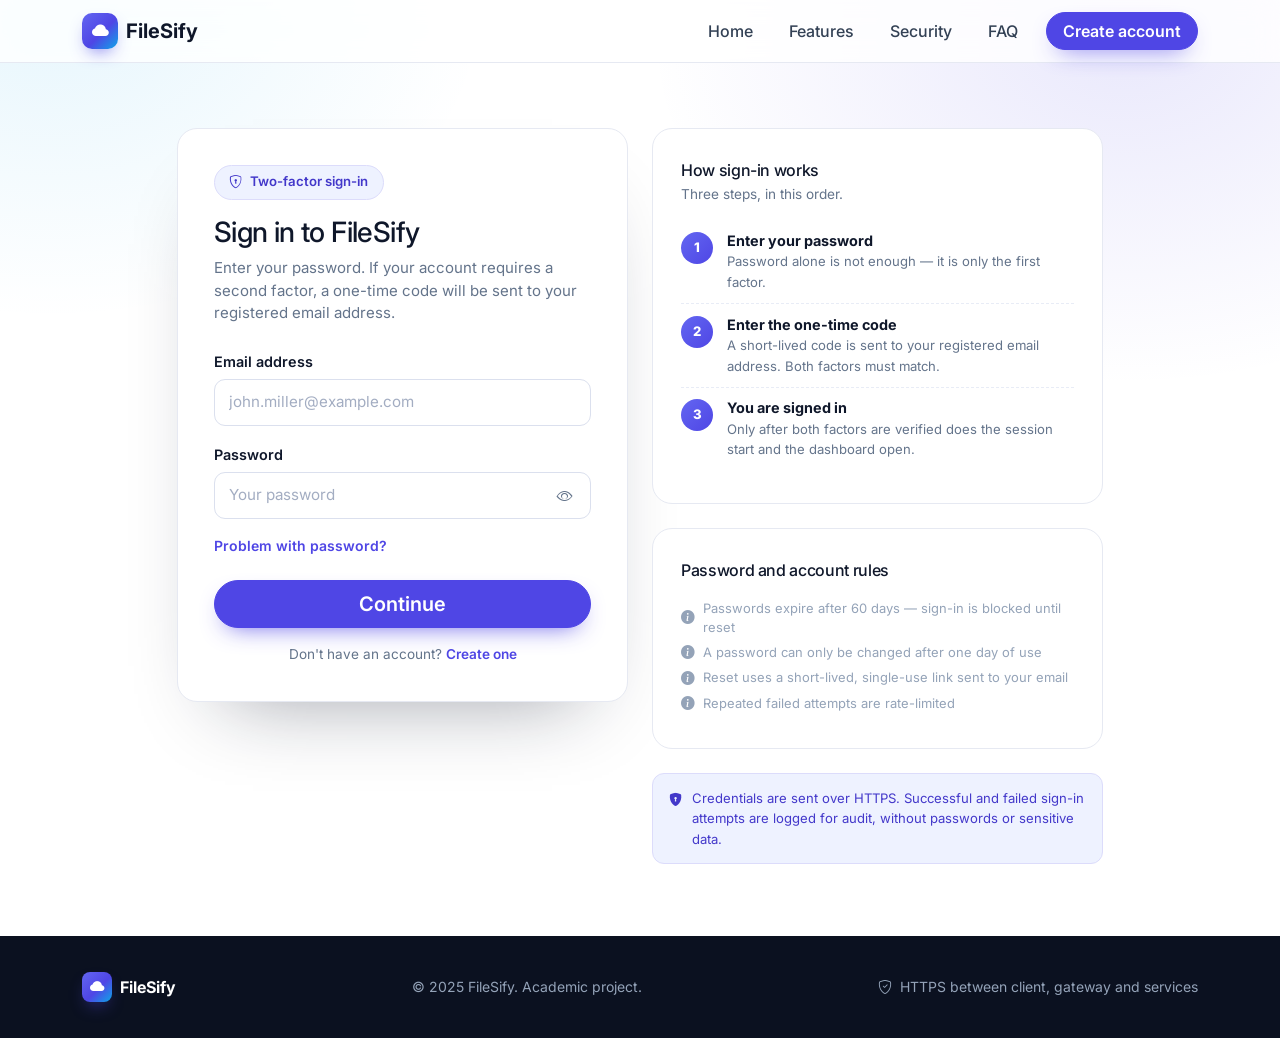
<file: frontend/HTML/login.html>
<!DOCTYPE html>
<html lang="en">
<head>
    <meta charset="utf-8">
    <meta name="viewport" content="width=device-width, initial-scale=1">
    <title>Sign in — FileSify</title>
    <meta name="description" content="Sign in to FileSify.">
    <link rel="icon" type="image/x-icon" href="../img/filesify_icon.png">

    <link href="https://cdn.jsdelivr.net/npm/bootstrap@5.3.3/dist/css/bootstrap.min.css" rel="stylesheet">
    <link href="https://cdn.jsdelivr.net/npm/bootstrap-icons@1.11.3/font/bootstrap-icons.css" rel="stylesheet">
    <link rel="preconnect" href="https://fonts.googleapis.com">
    <link rel="preconnect" href="https://fonts.gstatic.com" crossorigin>
    <link href="https://fonts.googleapis.com/css2?family=Inter:wght@400;500;600;700;800&display=swap" rel="stylesheet">
    <link rel="stylesheet" href="../CSS/styles.css">
</head>
<body>

<!-- Navbar -->
<nav class="navbar navbar-expand-lg fixed-top navbar-glass py-2">
    <div class="container">
        <a class="navbar-brand d-flex align-items-center gap-2 fw-bold" href="index.html">
            <span class="brand-mark"><i class="bi bi-cloud-fill"></i></span>
            <span>FileSify</span>
        </a>
        <button class="navbar-toggler border-0 shadow-none" type="button"
                data-bs-toggle="collapse" data-bs-target="#mainNav"
                aria-controls="mainNav" aria-expanded="false" aria-label="Toggle navigation">
            <span class="navbar-toggler-icon"></span>
        </button>
        <div class="collapse navbar-collapse" id="mainNav">
            <ul class="navbar-nav ms-auto align-items-lg-center gap-lg-1 mt-3 mt-lg-0">
                <li class="nav-item"><a class="nav-link px-lg-3" href="index.html">Home</a></li>
                <li class="nav-item"><a class="nav-link px-lg-3" href="index.html#features">Features</a></li>
                <li class="nav-item"><a class="nav-link px-lg-3" href="index.html#security">Security</a></li>
                <li class="nav-item"><a class="nav-link px-lg-3" href="index.html#faq">FAQ</a></li>
                <li class="nav-item ms-lg-2 mt-2 mt-lg-0">
                    <a class="btn btn-brand rounded-pill px-3 d-block d-lg-inline-block" href="register.html">Create account</a>
                </li>
            </ul>
        </div>
    </div>
</nav>

<!-- Sign in -->
<main class="auth-wrap">
    <div class="container">
        <div class="row justify-content-center align-items-start g-4">

            <!-- Form -->
            <div class="col-lg-6 col-xl-5">
                <div class="form-card">
                    <span class="pill-badge mb-3"><i class="bi bi-shield-lock"></i> Two-factor sign-in</span>
                    <h1 class="h3 mb-2">Sign in to FileSify</h1>
                    <p class="text-soft mb-4" style="font-size:.94rem;">
                        Enter your password. If your account requires a second factor, a one-time
                        code will be sent to your registered email address.
                    </p>

                    <form id="loginForm" novalidate>
                        <div id="loginAlert" class="alert d-none mb-3" role="alert" aria-live="polite"></div>
                        <div class="mb-3">
                            <label for="loginEmail" class="form-label">Email address</label>
                            <input type="email" class="form-control" id="loginEmail" name="email"
                                   autocomplete="username" placeholder="john.miller@example.com"
                                   maxlength="254" required>
                            <div class="invalid-feedback">Please enter a valid email address.</div>
                        </div>
                        <div class="mb-3">
                            <label for="loginPassword" class="form-label">Password</label>
                            <div class="pw-wrap">
                                <input type="password" class="form-control" id="loginPassword" name="password"
                                       autocomplete="current-password" placeholder="Your password" required>
                                <button type="button" class="pw-toggle" id="loginPwToggle"
                                        aria-label="Show password" aria-pressed="false">
                                    <i class="bi bi-eye"></i>
                                </button>
                            </div>
                            <div class="invalid-feedback">Please enter your password.</div>
                        </div>
                        <div class="d-flex justify-content-between align-items-center mb-4">
                            <a href="#" id="passwordProblemLink" class="text-decoration-none fw-semibold"
                               style="color:var(--brand);font-size:.875rem;">Problem with password?</a>
                        </div>
                        <button type="submit" class="btn btn-brand btn-lg rounded-pill w-100">Continue</button>
                        <p class="text-soft text-center mt-3 mb-0" style="font-size:.85rem;">
                            Don't have an account?
                            <a href="register.html" class="text-decoration-none fw-semibold" style="color:var(--brand)">Create one</a>
                        </p>
                    </form>
                </div>
            </div>

            <!-- Side panel -->
            <div class="col-lg-6 col-xl-5">
                <div class="info-card mb-4">
                    <h2 class="h6 mb-1">How sign-in works</h2>
                    <p class="text-soft mb-3" style="font-size:.85rem;">Three steps, in this order.</p>
                    <div class="info-step"><div class="info-step-num">1</div><div><h6>Enter your password</h6><p>Password alone is not enough — it is only the first factor.</p></div></div>
                    <div class="info-step"><div class="info-step-num">2</div><div><h6>Enter the one-time code</h6><p>A short-lived code is sent to your registered email address. Both factors must match.</p></div></div>
                    <div class="info-step"><div class="info-step-num">3</div><div><h6>You are signed in</h6><p>Only after both factors are verified does the session start and the dashboard open.</p></div></div>
                </div>

                <div class="info-card mb-4">
                    <h2 class="h6 mb-3">Password and account rules</h2>
                    <ul class="rule-list" style="margin-top:0">
                        <li><i class="bi bi-info-circle-fill"></i> Passwords expire after 60 days — sign-in is blocked until reset</li>
                        <li><i class="bi bi-info-circle-fill"></i> A password can only be changed after one day of use</li>
                        <li><i class="bi bi-info-circle-fill"></i> Reset uses a short-lived, single-use link sent to your email</li>
                        <li><i class="bi bi-info-circle-fill"></i> Repeated failed attempts are rate-limited</li>
                    </ul>
                </div>

                <div class="mini-note">
                    <i class="bi bi-shield-lock-fill"></i>
                    <span>Credentials are sent over HTTPS. Successful and failed sign-in attempts are logged for audit, without passwords or sensitive data.</span>
                </div>
            </div>

        </div>
    </div>

    <dialog class="dialog" id="passwordHelpDialog" aria-labelledby="passwordHelpTitle" aria-describedby="passwordHelpDesc">
        <div class="dialog-header">
            <h2 class="dialog-title" id="passwordHelpTitle">Password help</h2>
            <button type="button" class="dialog-close" data-dialog-close aria-label="Close">
                <i class="bi bi-x-lg"></i>
            </button>
        </div>

        <div class="dialog-body" id="passwordHelpDesc">
            <p class="mb-3" style="font-size:.9rem;text-align:left;">
                Enter your account email. We'll send you a sign-in link that gets you back into your account.
            </p>

            <div class="mb-3" style="text-align:left;">
                <label for="passwordHelpEmail" class="form-label">Email address</label>
                <input type="email" class="form-control" id="passwordHelpEmail"
                       autocomplete="email" placeholder="you@example.com" maxlength="254" required>
                <div class="invalid-feedback" id="passwordHelpFeedback" style="display:none;">
                    Please enter a valid email address.
                </div>
            </div>

            <div id="passwordHelpAlert" class="alert d-none mb-0" role="alert" aria-live="polite" style="text-align:left;"></div>
        </div>

        <div class="dialog-footer flex-wrap gap-2">
            <button type="button" class="btn btn-brand rounded-pill px-3" id="magicLinkBtn">
                <i class="bi bi-link-45deg me-1"></i> Send magic link
            </button>
            <button type="button" class="btn btn-brand rounded-pill px-3" id="forgottenPasswordBtn">
                <i class="bi bi-question-circle me-1"></i> Forgotten password
            </button>
            <button type="button" class="btn btn-brand rounded-pill px-3" id="expiredPasswordBtn">
                <i class="bi bi-clock-history me-1"></i> Expired password
            </button>
            <button type="button" class="btn btn-outline-brand rounded-pill px-3" data-dialog-close>Cancel</button>
        </div>
    </dialog>

    <!-- Second dialog: change password (opened from "Expired password") -->
    <dialog class="dialog" id="changePasswordDialog" aria-labelledby="changePwTitle" aria-describedby="changePwDesc" style="max-width:480px;">
        <div class="dialog-header">
            <h2 class="dialog-title" id="changePwTitle">Change password</h2>
            <button type="button" class="dialog-close" data-dialog-close aria-label="Close">
                <i class="bi bi-x-lg"></i>
            </button>
        </div>

        <div class="dialog-body" id="changePwDesc" style="text-align:left;">
            <p class="mb-3" style="font-size:.9rem;">
                Your current password has expired. Confirm your identity and choose a new password to regain access.
            </p>

            <div id="changePwAlert" class="alert d-none mb-3" role="alert" aria-live="polite"></div>

            <div class="mb-3">
                <label for="cpEmail" class="form-label">Email address</label>
                <input type="email" class="form-control" id="cpEmail" name="email"
                       autocomplete="username" placeholder="you@example.com" maxlength="254" required>
                <div class="invalid-feedback" id="cpEmailFeedback">Please enter a valid email address.</div>
            </div>

            <div class="mb-3">
                <label for="cpCurrentPassword" class="form-label">Current password</label>
                <div class="pw-wrap">
                    <input type="password" class="form-control" id="cpCurrentPassword" name="currentPassword"
                           autocomplete="current-password" placeholder="Your current password" required>
                    <button type="button" class="pw-toggle" id="cpPwToggle1"
                            aria-label="Show current password" aria-pressed="false">
                        <i class="bi bi-eye"></i>
                    </button>
                </div>
                <div class="invalid-feedback">Please enter your current password.</div>
            </div>

            <div class="mb-3">
                <label for="cpNewPassword" class="form-label">New password</label>
                <div class="pw-wrap">
                    <input type="password" class="form-control" id="cpNewPassword" name="newPassword"
                           autocomplete="new-password" placeholder="Create a strong new password" required
                           aria-describedby="cpRuleList">
                    <button type="button" class="pw-toggle" id="cpPwToggle2"
                            aria-label="Show new password" aria-pressed="false">
                        <i class="bi bi-eye"></i>
                    </button>
                </div>
                <div class="invalid-feedback">Your new password does not meet all requirements below.</div>
                <div class="strength-track" aria-hidden="true">
                    <div class="strength-fill" id="cpStrengthFill"></div>
                </div>
                <div class="strength-label" id="cpStrengthLabel">Password strength</div>
                <ul class="rule-list" id="cpRuleList">
                    <li data-rule="length"><i class="bi bi-circle"></i> At least 12 characters</li>
                    <li data-rule="upper"><i class="bi bi-circle"></i> At least one uppercase letter (A–Z)</li>
                    <li data-rule="lower"><i class="bi bi-circle"></i> At least one lowercase letter (a–z)</li>
                    <li data-rule="digit"><i class="bi bi-circle"></i> At least one number (0–9)</li>
                    <li data-rule="special"><i class="bi bi-circle"></i> At least one special character (! ? @ # % &amp; …)</li>
                </ul>
            </div>

            <div class="mb-0">
                <label for="cpConfirmPassword" class="form-label">Confirm new password</label>
                <div class="pw-wrap">
                    <input type="password" class="form-control" id="cpConfirmPassword" name="confirmPassword"
                           autocomplete="new-password" placeholder="Repeat your new password" required>
                    <button type="button" class="pw-toggle" id="cpPwToggle3"
                            aria-label="Show confirmation" aria-pressed="false">
                        <i class="bi bi-eye"></i>
                    </button>
                </div>
                <div class="invalid-feedback">The two passwords do not match.</div>
            </div>
        </div>

        <div class="dialog-footer">
            <button type="button" class="btn btn-outline-brand rounded-pill px-3" data-dialog-close>Cancel</button>
            <button type="button" class="btn btn-brand rounded-pill px-3" id="cpSubmitBtn">
                <i class="bi bi-check2-circle me-1"></i> Change password
            </button>
        </div>
    </dialog>
</main>

<!-- Footer -->
<footer class="footer">
    <div class="container">
        <div class="d-flex flex-column flex-md-row justify-content-between align-items-center gap-2">
            <a href="index.html" class="d-inline-flex align-items-center gap-2 fw-bold text-white">
                <span class="brand-mark"><i class="bi bi-cloud-fill"></i></span>
                <span>FileSify</span>
            </a>
            <span class="small">&copy; 2025 FileSify. Academic project.</span>
            <span class="small d-flex align-items-center gap-2">
                <i class="bi bi-shield-check"></i> HTTPS between client, gateway and services
            </span>
        </div>
    </div>
</footer>

<script src="https://cdn.jsdelivr.net/npm/bootstrap@5.3.3/dist/js/bootstrap.bundle.min.js"></script>
<script src="../JS/app.js"></script>
</body>
</html>
</file>
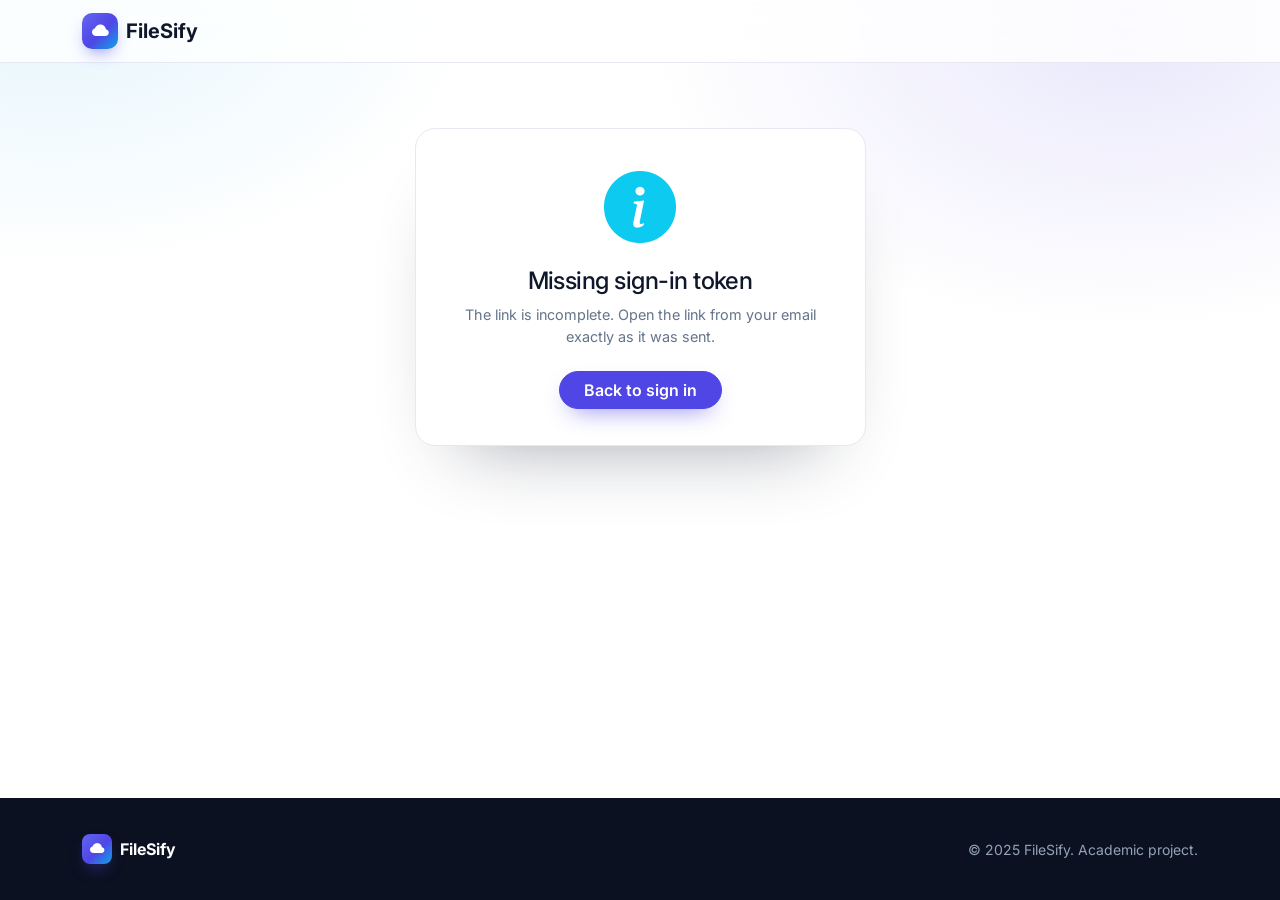
<file: frontend/HTML/magic-login.html>
<!DOCTYPE html>
<html lang="en">
<head>
    <meta charset="utf-8">
    <meta name="viewport" content="width=device-width, initial-scale=1">
    <title>Signing in — FileSify</title>
    <meta name="description" content="Sign in to FileSify with a magic link.">
    <meta name="referrer" content="no-referrer">
    <link rel="icon" type="image/x-icon" href="../img/filesify_icon.png">

    <link href="https://cdn.jsdelivr.net/npm/bootstrap@5.3.3/dist/css/bootstrap.min.css" rel="stylesheet">
    <link href="https://cdn.jsdelivr.net/npm/bootstrap-icons@1.11.3/font/bootstrap-icons.css" rel="stylesheet">
    <link rel="preconnect" href="https://fonts.googleapis.com">
    <link rel="preconnect" href="https://fonts.gstatic.com" crossorigin>
    <link href="https://fonts.googleapis.com/css2?family=Inter:wght@400;500;600;700;800&display=swap" rel="stylesheet">
    <link rel="stylesheet" href="../CSS/styles.css">
</head>
<body>

<nav class="navbar navbar-expand-lg fixed-top navbar-glass py-2">
    <div class="container">
        <a class="navbar-brand d-flex align-items-center gap-2 fw-bold" href="index.html">
            <span class="brand-mark"><i class="bi bi-cloud-fill"></i></span>
            <span>FileSify</span>
        </a>
    </div>
</nav>

<main class="auth-wrap">
    <div class="container">
        <div class="row justify-content-center align-items-center">
            <div class="col-lg-6 col-xl-5">
                <div class="form-card text-center">

                    <!-- Loading state -->
                    <div id="magic-loading">
                        <div class="spinner-border text-primary mb-3" role="status">
                            <span class="visually-hidden">Loading…</span>
                        </div>
                        <h1 class="h4 mb-2">Signing you in…</h1>
                        <p class="text-soft mb-0" style="font-size:.9rem;">This only takes a moment.</p>
                    </div>

                    <!-- Success state (fallback — normally invisible; redirect happens first) -->
                    <div id="magic-success" class="d-none">
                        <div class="display-2 text-success mb-3">
                            <i class="bi bi-check-circle-fill"></i>
                        </div>
                        <h1 class="h4 mb-2">Signed in</h1>
                        <p class="text-soft mb-0" style="font-size:.9rem;">
                            Redirecting to your dashboard…
                        </p>
                        <div class="d-flex gap-2 justify-content-center flex-wrap mt-4">
                            <a href="dashboard.html" class="btn btn-brand rounded-pill px-4">
                                Go to dashboard
                            </a>
                        </div>
                    </div>

                    <!-- Error state -->
                    <div id="magic-error" class="d-none">
                        <div class="display-2 text-danger mb-3">
                            <i class="bi bi-x-circle-fill"></i>
                        </div>
                        <h1 class="h4 mb-2">Sign-in link invalid</h1>
                        <p class="text-soft mb-0" style="font-size:.9rem;" id="magic-error-message">
                            This link is invalid, expired, or has already been used.
                        </p>
                        <div class="d-flex gap-2 justify-content-center flex-wrap mt-4">
                            <a href="login.html" class="btn btn-brand rounded-pill px-4">
                                Back to sign in
                            </a>
                        </div>
                    </div>

                    <!-- No-token state -->
                    <div id="magic-no-token" class="d-none">
                        <div class="display-2 text-info mb-3">
                            <i class="bi bi-info-circle-fill"></i>
                        </div>
                        <h1 class="h4 mb-2">Missing sign-in token</h1>
                        <p class="text-soft mb-0" style="font-size:.9rem;">
                            The link is incomplete. Open the link from your email exactly as it was sent.
                        </p>
                        <div class="d-flex gap-2 justify-content-center flex-wrap mt-4">
                            <a href="login.html" class="btn btn-brand rounded-pill px-4">
                                Back to sign in
                            </a>
                        </div>
                    </div>

                </div>
            </div>
        </div>
    </div>
</main>

<footer class="footer">
    <div class="container">
        <div class="d-flex flex-column flex-md-row justify-content-between align-items-center gap-2">
            <a href="index.html" class="d-inline-flex align-items-center gap-2 fw-bold text-white">
                <span class="brand-mark"><i class="bi bi-cloud-fill"></i></span>
                <span>FileSify</span>
            </a>
            <span class="small">&copy; 2025 FileSify. Academic project.</span>
        </div>
    </div>
</footer>

<script src="../JS/app.js"></script>
</body>
</html>
</file>
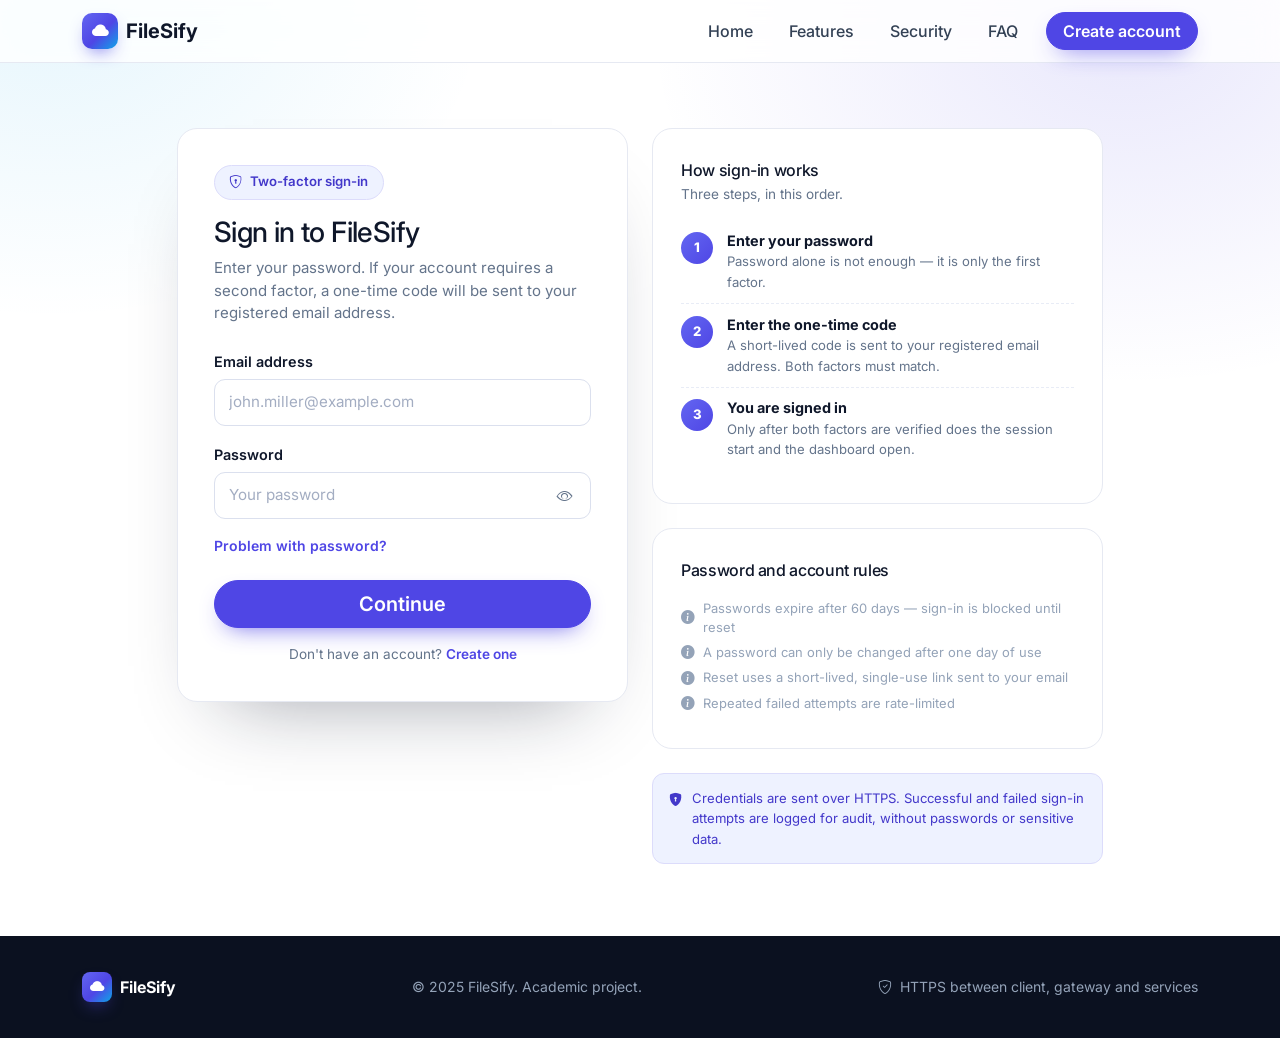
<file: frontend/HTML/notifications.html>
<!DOCTYPE html>
<html lang="en">
<head>
    <meta charset="utf-8">
    <meta name="viewport" content="width=device-width, initial-scale=1">
    <title>Notifications — FileSify</title>
    <meta name="description" content="FileSify — your notifications.">
    <link rel="icon" type="image/x-icon" href="../img/filesify_icon.png">

    <link href="https://cdn.jsdelivr.net/npm/bootstrap@5.3.3/dist/css/bootstrap.min.css" rel="stylesheet">
    <link href="https://cdn.jsdelivr.net/npm/bootstrap-icons@1.11.3/font/bootstrap-icons.css" rel="stylesheet">
    <link rel="preconnect" href="https://fonts.googleapis.com">
    <link rel="preconnect" href="https://fonts.gstatic.com" crossorigin>
    <link href="https://fonts.googleapis.com/css2?family=Inter:wght@400;500;600;700;800&display=swap" rel="stylesheet">
    <link rel="stylesheet" href="../CSS/styles.css">
    <script>
        (function () {
            'use strict';
            const path = window.location.pathname;
            const page = path.split('/').pop() || 'index.html';
            const publicPages = ['login.html', 'register.html', 'index.html'];
            if (publicPages.includes(page)) return;

            const token = localStorage.getItem('token');
            if (!token) { window.location.replace('login.html'); return; }

            try {
                const parts = token.split('.');
                if (parts.length !== 3) throw new Error('not a JWT');
                let b64 = parts[1].replace(/-/g, '+').replace(/_/g, '/');
                while (b64.length % 4) b64 += '=';
                const payload = JSON.parse(atob(b64));
                if (typeof payload.exp !== 'number' || payload.exp * 1000 <= Date.now()) throw new Error('expired');
            } catch {
                localStorage.removeItem('token');
                localStorage.removeItem('user');
                window.location.replace('login.html');
            }
        })();
    </script>
</head>
<body class="app-shell">

<!-- Navbar -->
<nav class="navbar navbar-expand-lg fixed-top navbar-glass py-2">
    <div class="container-fluid px-3 px-lg-4 d-flex align-items-center gap-2">
        <button class="icon-btn d-lg-none" type="button"
                data-bs-toggle="offcanvas" data-bs-target="#mobileSidebar"
                aria-controls="mobileSidebar" aria-label="Open menu">
            <i class="bi bi-list"></i>
        </button>
        <a class="navbar-brand d-flex align-items-center gap-2 fw-bold m-0" href="dashboard.html">
            <span class="brand-mark"><i class="bi bi-cloud-fill"></i></span>
            <span class="d-none d-sm-inline">FileSify</span>
        </a>
        <div class="search-wrap d-none d-md-block flex-grow-1 ms-3">
            <i class="bi bi-search"></i>
            <input type="text" placeholder="Search files and folders..." aria-label="Search">
        </div>
        <div class="d-flex align-items-center gap-2 ms-auto">
            <button class="btn btn-brand rounded-pill px-3 d-none d-sm-inline-flex" id="uploadButtonNavbar">
                <i class="bi bi-cloud-arrow-up me-1"></i> Upload
            </button>
            <a class="icon-btn" href="notifications.html" aria-label="Notifications">
                <i class="bi bi-bell"></i>
            </a>
            <div class="dropdown">
                <button class="btn p-0 border-0 bg-transparent" data-bs-toggle="dropdown" aria-expanded="false">
                    <span class="avatar"><i class="bi bi-person"></i></span>
                </button>
                <ul class="dropdown-menu dropdown-menu-end shadow-sm border-0 mt-2">
                    <li class="px-3 py-2">
                        <div class="fw-semibold small">Profile</div>
                        <div class="text-soft" style="font-size:.78rem;">john.miller@example.com</div>
                    </li>
                    <li><hr class="dropdown-divider"></li>
                    <li><a class="dropdown-item small" href="#"><i class="bi bi-key me-2"></i>Change password</a></li>
                    <li><hr class="dropdown-divider"></li>
                    <li><a class="dropdown-item small text-danger" href="login.html" id="logoutTrigger"><i class="bi bi-box-arrow-right me-2"></i>Sign out</a></li>
                </ul>
            </div>
        </div>
    </div>
</nav>

<!-- Mobile sidebar -->
<div class="offcanvas offcanvas-start" tabindex="-1" id="mobileSidebar" style="width:280px">
    <div class="offcanvas-header border-bottom">
        <h5 class="offcanvas-title fw-bold">FileSify</h5>
        <button type="button" class="btn-close" data-bs-dismiss="offcanvas" aria-label="Close"></button>
    </div>
    <div class="offcanvas-body p-0">
        <div class="offcanvas-sidebar">
            <div class="sidebar-section">
                <div class="sidebar-section-title">My Drive</div>
                <a class="sidebar-link" href="dashboard.html"><i class="bi bi-hdd"></i>All Files</a>
                <a class="sidebar-link" href="#"><i class="bi bi-people"></i>Shared with me</a>
            </div>
            <div class="sidebar-section">
                <div class="sidebar-section-title">Collaboration</div>
                <a class="sidebar-link" href="#"><i class="bi bi-diagram-3"></i>Groups</a>
                <a class="sidebar-link" href="#"><i class="bi bi-share"></i>Shared by me</a>
            </div>
            <div class="sidebar-section">
                <div class="sidebar-section-title">Account</div>
                <a class="sidebar-link active" href="notifications.html"><i class="bi bi-bell"></i>Notifications</a>
                <a class="sidebar-link" href="#"><i class="bi bi-clock-history"></i>Activity</a>
                <a class="sidebar-link" href="#"><i class="bi bi-graph-up"></i>Analytics</a>
                <a class="sidebar-link" href="#"><i class="bi bi-speedometer2"></i>Storage quota</a>
            </div>
        </div>
    </div>
</div>

<div class="layout">

    <!-- Desktop sidebar -->
    <aside class="sidebar d-none d-lg-flex">
        <div class="sidebar-section">
            <div class="sidebar-section-title">My Drive</div>
            <a class="sidebar-link" href="dashboard.html"><i class="bi bi-hdd"></i>All Files</a>
            <a class="sidebar-link" href="#"><i class="bi bi-people"></i>Shared with me</a>
        </div>
        <div class="sidebar-section">
            <div class="sidebar-section-title">Collaboration</div>
            <a class="sidebar-link" href="#"><i class="bi bi-diagram-3"></i>Groups</a>
            <a class="sidebar-link" href="#"><i class="bi bi-share"></i>Shared by me</a>
        </div>
        <div class="sidebar-section">
            <div class="sidebar-section-title">Account</div>
            <a class="sidebar-link active" href="notifications.html"><i class="bi bi-bell"></i>Notifications</a>
            <a class="sidebar-link" href="#"><i class="bi bi-clock-history"></i>Activity</a>
            <a class="sidebar-link" href="#"><i class="bi bi-graph-up"></i>Analytics</a>
            <a class="sidebar-link" href="#"><i class="bi bi-speedometer2"></i>Storage quota</a>
        </div>
    </aside>

    <main class="main-content">
        <div class="page-header">
            <div>
                <h1>Notifications</h1>
                <p class="text-soft mb-0" style="font-size:.9rem;">Updates about the files and folders shared with you.</p>
            </div>
        </div>

        <div class="file-card">
            <div class="file-header">
                <h6 class="mt-1 mb-0">Your notifications</h6>
                <div class="text-soft small" id="notificationCount">—</div>
            </div>
            <div id="notificationsContainer" class="notifications-list">
                <div class="notification-empty">Loading notifications…</div>
            </div>
        </div>
    </main>
</div>

<!-- Logout dialog -->
<dialog class="dialog" id="logoutDialog" aria-labelledby="logoutDialogTitle">
    <div class="dialog-header">
        <h2 class="dialog-title" id="logoutDialogTitle">Sign out?</h2>
        <button type="button" class="dialog-close" data-dialog-close aria-label="Close">
            <i class="bi bi-x-lg"></i>
        </button>
    </div>
    <div class="dialog-body">
        You are about to be signed out of FileSify.<br>Are you sure?
    </div>
    <div class="dialog-footer">
        <button type="button" class="btn btn-outline-brand rounded-pill px-3" data-dialog-close>Cancel</button>
        <button type="button" class="btn btn-brand rounded-pill px-3" id="logoutConfirm">
            <i class="bi bi-box-arrow-right me-1"></i> Sign out
        </button>
    </div>
</dialog>

<script src="https://cdn.jsdelivr.net/npm/bootstrap@5.3.3/dist/js/bootstrap.bundle.min.js"></script>
<script src="../JS/app.js"></script>
<script>
    (function fillUserInfo() {
        const raw = localStorage.getItem('user');
        if (!raw) return;
        let user;
        try { user = JSON.parse(raw); } catch { return; }
        document.querySelectorAll('.dropdown-menu .text-soft').forEach(el => {
            el.textContent = user.email || '';
        });
    })();
</script>
</body>
</html>
</file>
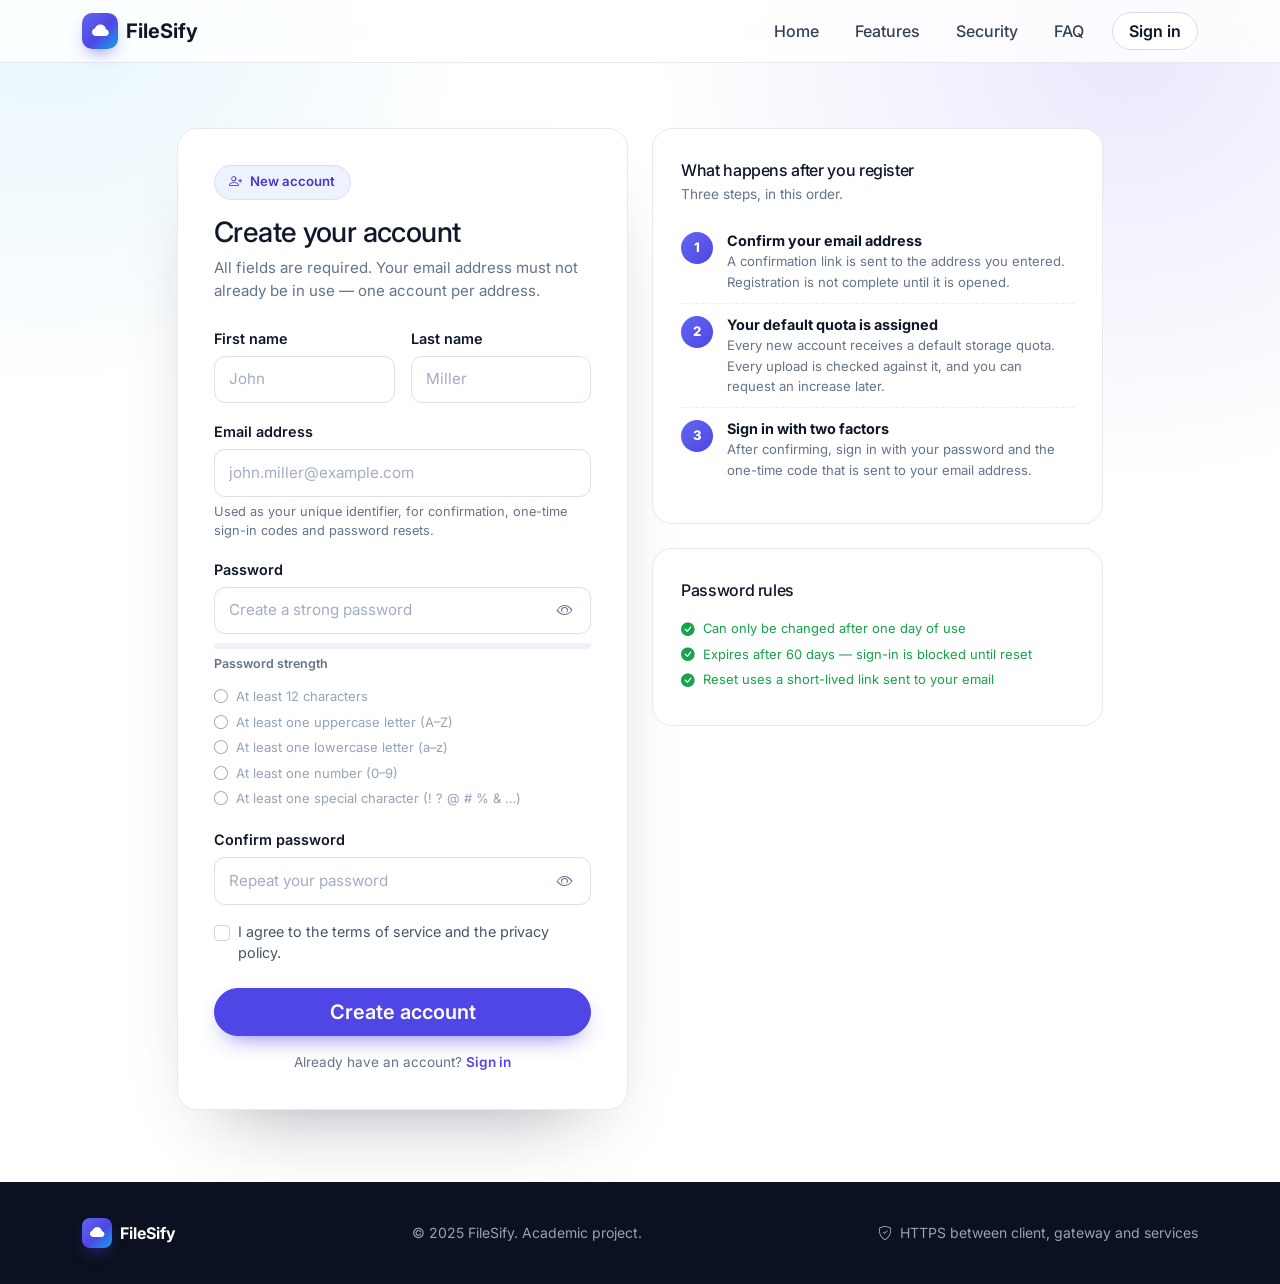
<file: frontend/HTML/register.html>
<!DOCTYPE html>
<html lang="en">
<head>
    <meta charset="utf-8">
    <meta name="viewport" content="width=device-width, initial-scale=1">
    <title>Create your account — FileSify</title>
    <meta name="description" content="Register a FileSify account.">
    <link rel="icon" type="image/x-icon" href="../img/filesify_icon.png">

    <link href="https://cdn.jsdelivr.net/npm/bootstrap@5.3.3/dist/css/bootstrap.min.css" rel="stylesheet">
    <link href="https://cdn.jsdelivr.net/npm/bootstrap-icons@1.11.3/font/bootstrap-icons.css" rel="stylesheet">
    <link rel="preconnect" href="https://fonts.googleapis.com">
    <link rel="preconnect" href="https://fonts.gstatic.com" crossorigin>
    <link href="https://fonts.googleapis.com/css2?family=Inter:wght@400;500;600;700;800&display=swap" rel="stylesheet">
    <link rel="stylesheet" href="../CSS/styles.css">
</head>
<body>

<!-- Navbar -->
<nav class="navbar navbar-expand-lg fixed-top navbar-glass py-2">
    <div class="container">
        <a class="navbar-brand d-flex align-items-center gap-2 fw-bold" href="index.html">
            <span class="brand-mark"><i class="bi bi-cloud-fill"></i></span>
            <span>FileSify</span>
        </a>
        <button class="navbar-toggler border-0 shadow-none" type="button"
                data-bs-toggle="collapse" data-bs-target="#mainNav"
                aria-controls="mainNav" aria-expanded="false" aria-label="Toggle navigation">
            <span class="navbar-toggler-icon"></span>
        </button>
        <div class="collapse navbar-collapse" id="mainNav">
            <ul class="navbar-nav ms-auto align-items-lg-center gap-lg-1 mt-3 mt-lg-0">
                <li class="nav-item"><a class="nav-link px-lg-3" href="index.html">Home</a></li>
                <li class="nav-item"><a class="nav-link px-lg-3" href="index.html#features">Features</a></li>
                <li class="nav-item"><a class="nav-link px-lg-3" href="index.html#security">Security</a></li>
                <li class="nav-item"><a class="nav-link px-lg-3" href="index.html#faq">FAQ</a></li>
                <li class="nav-item ms-lg-2 mt-2 mt-lg-0">
                    <a class="btn btn-outline-brand rounded-pill px-3 d-block d-lg-inline-block" href="login.html">Sign in</a>
                </li>
            </ul>
        </div>
    </div>
</nav>

<!-- Register -->
<main class="auth-wrap">
    <div class="container">
        <div class="row justify-content-center align-items-start g-4">

            <!-- Form -->
            <div class="col-lg-6 col-xl-5">
                <div class="form-card">
                    <span class="pill-badge mb-3"><i class="bi bi-person-plus"></i> New account</span>
                    <h1 class="h3 mb-2">Create your account</h1>
                    <p class="text-soft mb-4" style="font-size:.94rem;">
                        All fields are required. Your email address must not already be in use — one
                        account per address.
                    </p>

                    <form id="registerForm" novalidate>
                        <div id="registerAlert" class="alert d-none mb-3" role="alert" aria-live="polite"></div>
                        <div class="row g-3 mb-3">
                            <div class="col-sm-6">
                                <label for="firstName" class="form-label">First name</label>
                                <input type="text" class="form-control" id="firstName" name="firstName"
                                       autocomplete="given-name" placeholder="John" maxlength="50" required>
                                <div class="invalid-feedback">Please enter your first name (2–50 characters).</div>
                            </div>
                            <div class="col-sm-6">
                                <label for="lastName" class="form-label">Last name</label>
                                <input type="text" class="form-control" id="lastName" name="lastName"
                                       autocomplete="family-name" placeholder="Miller" maxlength="50" required>
                                <div class="invalid-feedback">Please enter your last name (2–50 characters).</div>
                            </div>
                        </div>

                        <div class="mb-3">
                            <label for="email" class="form-label">Email address</label>
                            <input type="email" class="form-control" id="email" name="email"
                                   autocomplete="email" placeholder="john.miller@example.com" maxlength="254" required>
                            <div class="invalid-feedback" id="emailFeedback">Please enter a valid email address.</div>
                            <div class="field-hint">Used as your unique identifier, for confirmation, one-time sign-in codes and password resets.</div>
                        </div>

                        <div class="mb-3">
                            <label for="password" class="form-label">Password</label>
                            <div class="pw-wrap">
                                <input type="password" class="form-control" id="password" name="password"
                                       autocomplete="new-password" placeholder="Create a strong password" required
                                       aria-describedby="ruleList">
                                <button type="button" class="pw-toggle" id="pwToggle"
                                        aria-label="Show password" aria-pressed="false">
                                    <i class="bi bi-eye"></i>
                                </button>
                            </div>
                            <div class="invalid-feedback">Your password does not meet all requirements below.</div>
                            <div class="strength-track" aria-hidden="true">
                                <div class="strength-fill" id="strengthFill"></div>
                            </div>
                            <div class="strength-label" id="strengthLabel">Password strength</div>
                            <ul class="rule-list" id="ruleList">
                                <li data-rule="length"><i class="bi bi-circle"></i> At least 12 characters</li>
                                <li data-rule="upper"><i class="bi bi-circle"></i> At least one uppercase letter (A–Z)</li>
                                <li data-rule="lower"><i class="bi bi-circle"></i> At least one lowercase letter (a–z)</li>
                                <li data-rule="digit"><i class="bi bi-circle"></i> At least one number (0–9)</li>
                                <li data-rule="special"><i class="bi bi-circle"></i> At least one special character (! ? @ # % &amp; …)</li>
                            </ul>
                        </div>

                        <div class="mb-3">
                            <label for="confirmPassword" class="form-label">Confirm password</label>
                            <div class="pw-wrap">
                                <input type="password" class="form-control" id="confirmPassword" name="confirmPassword"
                                       autocomplete="new-password" placeholder="Repeat your password" required>
                                <button type="button" class="pw-toggle" id="pwToggle2"
                                        aria-label="Show confirmation" aria-pressed="false">
                                    <i class="bi bi-eye"></i>
                                </button>
                            </div>
                            <div class="invalid-feedback">The two passwords do not match.</div>
                        </div>

                        <div class="form-check mb-4">
                            <input class="form-check-input" type="checkbox" id="terms" name="terms" required>
                            <label class="form-check-label" for="terms">
                                I agree to the terms of service and the privacy policy.
                            </label>
                            <div class="invalid-feedback">You must accept the terms to continue.</div>
                        </div>

                        <button type="submit" class="btn btn-brand btn-lg rounded-pill w-100">Create account</button>

                        <p class="text-soft text-center mt-3 mb-0" style="font-size:.85rem;">
                            Already have an account?
                            <a href="login.html" class="text-decoration-none fw-semibold" style="color:var(--brand)">Sign in</a>
                        </p>
                    </form>
                </div>
            </div>

            <!-- Side panel -->
            <div class="col-lg-6 col-xl-5">
                <div class="info-card mb-4">
                    <h2 class="h6 mb-1">What happens after you register</h2>
                    <p class="text-soft mb-3" style="font-size:.85rem;">Three steps, in this order.</p>
                    <div class="info-step"><div class="info-step-num">1</div><div><h6>Confirm your email address</h6><p>A confirmation link is sent to the address you entered. Registration is not complete until it is opened.</p></div></div>
                    <div class="info-step"><div class="info-step-num">2</div><div><h6>Your default quota is assigned</h6><p>Every new account receives a default storage quota. Every upload is checked against it, and you can request an increase later.</p></div></div>
                    <div class="info-step"><div class="info-step-num">3</div><div><h6>Sign in with two factors</h6><p>After confirming, sign in with your password and the one-time code that is sent to your email address.</p></div></div>
                </div>

                <div class="info-card mb-4">
                    <h2 class="h6 mb-3">Password rules</h2>
                    <ul class="rule-list" style="margin-top:0">
                        <li class="ok"><i class="bi bi-check-circle-fill"></i> Can only be changed after one day of use</li>
                        <li class="ok"><i class="bi bi-check-circle-fill"></i> Expires after 60 days — sign-in is blocked until reset</li>
                        <li class="ok"><i class="bi bi-check-circle-fill"></i> Reset uses a short-lived link sent to your email</li>
                    </ul>
                </div>
            </div>

        </div>
    </div>
</main>

<!-- Footer -->
<footer class="footer">
    <div class="container">
        <div class="d-flex flex-column flex-md-row justify-content-between align-items-center gap-2">
            <a href="index.html" class="d-inline-flex align-items-center gap-2 fw-bold text-white">
                <span class="brand-mark"><i class="bi bi-cloud-fill"></i></span>
                <span>FileSify</span>
            </a>
            <span class="small">&copy; 2025 FileSify. Academic project.</span>
            <span class="small d-flex align-items-center gap-2">
                <i class="bi bi-shield-check"></i> HTTPS between client, gateway and services
            </span>
        </div>
    </div>
</footer>

<script src="https://cdn.jsdelivr.net/npm/bootstrap@5.3.3/dist/js/bootstrap.bundle.min.js"></script>
<script src="../JS/app.js"></script>
</body>
</html>
</file>
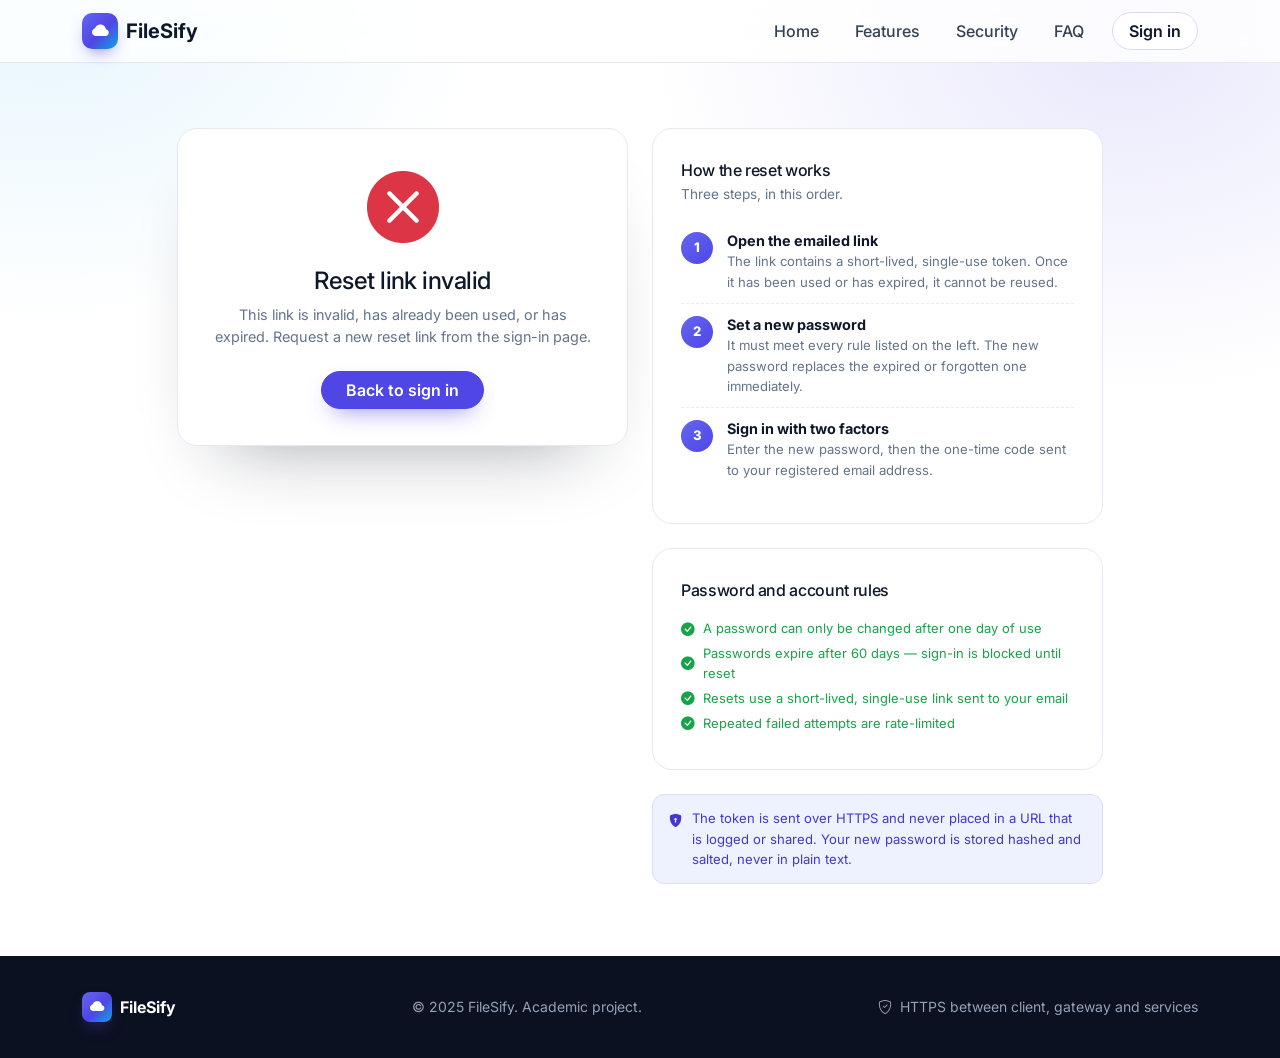
<file: frontend/HTML/reset-password.html>
<!DOCTYPE html>
<html lang="en">

<head>
    <meta charset="utf-8">
    <meta name="viewport" content="width=device-width, initial-scale=1">
    <title>Reset password — FileSify</title>
    <meta name="description" content="Choose a new password for your FileSify account.">
    <meta name="referrer" content="no-referrer">
    <link rel="icon" type="image/x-icon" href="../img/filesify_icon.png">

    <link href="https://cdn.jsdelivr.net/npm/bootstrap@5.3.3/dist/css/bootstrap.min.css" rel="stylesheet">
    <link href="https://cdn.jsdelivr.net/npm/bootstrap-icons@1.11.3/font/bootstrap-icons.css" rel="stylesheet">
    <link rel="preconnect" href="https://fonts.googleapis.com">
    <link rel="preconnect" href="https://fonts.gstatic.com" crossorigin>
    <link href="https://fonts.googleapis.com/css2?family=Inter:wght@400;500;600;700;800&display=swap" rel="stylesheet">
    <link rel="stylesheet" href="../CSS/styles.css">
</head>

<body>

    <!-- Navbar -->
    <nav class="navbar navbar-expand-lg fixed-top navbar-glass py-2">
        <div class="container">
            <a class="navbar-brand d-flex align-items-center gap-2 fw-bold" href="index.html">
                <span class="brand-mark"><i class="bi bi-cloud-fill"></i></span>
                <span>FileSify</span>
            </a>
            <button class="navbar-toggler border-0 shadow-none" type="button" data-bs-toggle="collapse"
                data-bs-target="#mainNav" aria-controls="mainNav" aria-expanded="false" aria-label="Toggle navigation">
                <span class="navbar-toggler-icon"></span>
            </button>
            <div class="collapse navbar-collapse" id="mainNav">
                <ul class="navbar-nav ms-auto align-items-lg-center gap-lg-1 mt-3 mt-lg-0">
                    <li class="nav-item"><a class="nav-link px-lg-3" href="index.html">Home</a></li>
                    <li class="nav-item"><a class="nav-link px-lg-3" href="index.html#features">Features</a></li>
                    <li class="nav-item"><a class="nav-link px-lg-3" href="index.html#security">Security</a></li>
                    <li class="nav-item"><a class="nav-link px-lg-3" href="index.html#faq">FAQ</a></li>
                    <li class="nav-item ms-lg-2 mt-2 mt-lg-0">
                        <a class="btn btn-outline-brand rounded-pill px-3 d-block d-lg-inline-block"
                            href="login.html">Sign in</a>
                    </li>
                </ul>
            </div>
        </div>
    </nav>

    <!-- Reset password -->
    <main class="auth-wrap">
        <div class="container">
            <div class="row justify-content-center align-items-start g-4">

                <!-- Form -->
                <div class="col-lg-6 col-xl-5">
                    <div class="form-card">

                        <!-- Normal state -->
                        <div id="resetFormArea">
                            <span class="pill-badge mb-3"><i class="bi bi-key"></i> Password reset</span>
                            <h1 class="h3 mb-2">Choose a new password</h1>
                            <p class="text-soft mb-4" style="font-size:.94rem;">
                                Your reset link is valid for a single use and expires quickly. Pick a strong
                                password you have not used before — you will need it together with a one-time
                                code the next time you sign in.
                            </p>

                            <form id="resetPasswordForm" novalidate>
                                <div id="resetAlert" class="alert d-none mb-3" role="alert" aria-live="polite"></div>

                                <div class="mb-3">
                                    <label for="password" class="form-label">New password</label>
                                    <div class="pw-wrap">
                                        <input type="password" class="form-control" id="password" name="password"
                                            autocomplete="new-password" placeholder="Create a strong new password"
                                            required aria-describedby="ruleList">
                                        <button type="button" class="pw-toggle" id="pwToggle" aria-label="Show password"
                                            aria-pressed="false">
                                            <i class="bi bi-eye"></i>
                                        </button>
                                    </div>
                                    <div class="invalid-feedback">Your new password does not meet all requirements
                                        below.</div>
                                    <div class="strength-track" aria-hidden="true">
                                        <div class="strength-fill" id="strengthFill"></div>
                                    </div>
                                    <div class="strength-label" id="strengthLabel">Password strength</div>
                                    <ul class="rule-list" id="ruleList">
                                        <li data-rule="length"><i class="bi bi-circle"></i> At least 12 characters</li>
                                        <li data-rule="upper"><i class="bi bi-circle"></i> At least one uppercase letter
                                            (A–Z)</li>
                                        <li data-rule="lower"><i class="bi bi-circle"></i> At least one lowercase letter
                                            (a–z)</li>
                                        <li data-rule="digit"><i class="bi bi-circle"></i> At least one number (0–9)
                                        </li>
                                        <li data-rule="special"><i class="bi bi-circle"></i> At least one special
                                            character (! ? @ # % &amp; …)</li>
                                    </ul>
                                </div>

                                <div class="mb-4">
                                    <label for="confirmPassword" class="form-label">Confirm new password</label>
                                    <div class="pw-wrap">
                                        <input type="password" class="form-control" id="confirmPassword"
                                            name="confirmPassword" autocomplete="new-password"
                                            placeholder="Repeat your new password" required>
                                        <button type="button" class="pw-toggle" id="pwToggle2"
                                            aria-label="Show confirmation" aria-pressed="false">
                                            <i class="bi bi-eye"></i>
                                        </button>
                                    </div>
                                    <div class="invalid-feedback">The two passwords do not match.</div>
                                </div>

                                <button type="submit" class="btn btn-brand btn-lg rounded-pill w-100"
                                    id="resetSubmitBtn">
                                    <i class="bi bi-check2-circle me-1"></i> Set new password
                                </button>

                                <p class="text-soft text-center mt-3 mb-0" style="font-size:.85rem;">
                                    Remembered it after all?
                                    <a href="login.html" class="text-decoration-none fw-semibold"
                                        style="color:var(--brand)">Back to sign in</a>
                                </p>
                            </form>
                        </div>

                        <!-- Missing / invalid token state -->
                        <div id="resetMissingToken" class="d-none text-center">
                            <div class="display-2 text-danger mb-3">
                                <i class="bi bi-x-circle-fill"></i>
                            </div>
                            <h1 class="h4 mb-2">Reset link invalid</h1>
                            <p class="text-soft mb-0" style="font-size:.9rem;">
                                This link is invalid, has already been used, or has expired. Request a new
                                reset link from the sign-in page.
                            </p>
                            <div class="d-flex gap-2 justify-content-center flex-wrap mt-4">
                                <a href="login.html" class="btn btn-brand rounded-pill px-4">
                                    Back to sign in
                                </a>
                            </div>
                        </div>

                        <!-- Success state -->
                        <div id="resetSuccess" class="d-none text-center">
                            <div class="display-2 text-success mb-3">
                                <i class="bi bi-check-circle-fill"></i>
                            </div>
                            <h1 class="h4 mb-2">Password updated</h1>
                            <p class="text-soft mb-0" style="font-size:.9rem;">
                                Your password has been changed. Sign in with your new password — a one-time
                                code will be sent to your email address as the second factor.
                            </p>
                            <div class="d-flex gap-2 justify-content-center flex-wrap mt-4">
                                <a href="login.html" class="btn btn-brand rounded-pill px-4">
                                    <i class="bi bi-box-arrow-in-right me-1"></i> Go to sign in
                                </a>
                            </div>
                        </div>

                    </div>
                </div>

                <!-- Side panel -->
                <div class="col-lg-6 col-xl-5">
                    <div class="info-card mb-4">
                        <h2 class="h6 mb-1">How the reset works</h2>
                        <p class="text-soft mb-3" style="font-size:.85rem;">Three steps, in this order.</p>
                        <div class="info-step">
                            <div class="info-step-num">1</div>
                            <div>
                                <h6>Open the emailed link</h6>
                                <p>The link contains a short-lived, single-use token. Once it has been used or has
                                    expired, it cannot be reused.</p>
                            </div>
                        </div>
                        <div class="info-step">
                            <div class="info-step-num">2</div>
                            <div>
                                <h6>Set a new password</h6>
                                <p>It must meet every rule listed on the left. The new password replaces the expired or
                                    forgotten one immediately.</p>
                            </div>
                        </div>
                        <div class="info-step">
                            <div class="info-step-num">3</div>
                            <div>
                                <h6>Sign in with two factors</h6>
                                <p>Enter the new password, then the one-time code sent to your registered email address.
                                </p>
                            </div>
                        </div>
                    </div>

                    <div class="info-card mb-4">
                        <h2 class="h6 mb-3">Password and account rules</h2>
                        <ul class="rule-list" style="margin-top:0">
                            <li class="ok"><i class="bi bi-check-circle-fill"></i> A password can only be changed after
                                one day of use</li>
                            <li class="ok"><i class="bi bi-check-circle-fill"></i> Passwords expire after 60 days —
                                sign-in is blocked until reset</li>
                            <li class="ok"><i class="bi bi-check-circle-fill"></i> Resets use a short-lived, single-use
                                link sent to your email</li>
                            <li class="ok"><i class="bi bi-check-circle-fill"></i> Repeated failed attempts are
                                rate-limited</li>
                        </ul>
                    </div>

                    <div class="mini-note">
                        <i class="bi bi-shield-lock-fill"></i>
                        <span>The token is sent over HTTPS and never placed in a URL that is logged or shared. Your new
                            password is stored hashed and salted, never in plain text.</span>
                    </div>
                </div>

            </div>
        </div>
    </main>

    <!-- Footer -->
    <footer class="footer">
        <div class="container">
            <div class="d-flex flex-column flex-md-row justify-content-between align-items-center gap-2">
                <a href="index.html" class="d-inline-flex align-items-center gap-2 fw-bold text-white">
                    <span class="brand-mark"><i class="bi bi-cloud-fill"></i></span>
                    <span>FileSify</span>
                </a>
                <span class="small">&copy; 2025 FileSify. Academic project.</span>
                <span class="small d-flex align-items-center gap-2">
                    <i class="bi bi-shield-check"></i> HTTPS between client, gateway and services
                </span>
            </div>
        </div>
    </footer>

    <script src="https://cdn.jsdelivr.net/npm/bootstrap@5.3.3/dist/js/bootstrap.bundle.min.js"></script>
    <script src="../JS/app.js"></script>
</body>

</html>
</file>
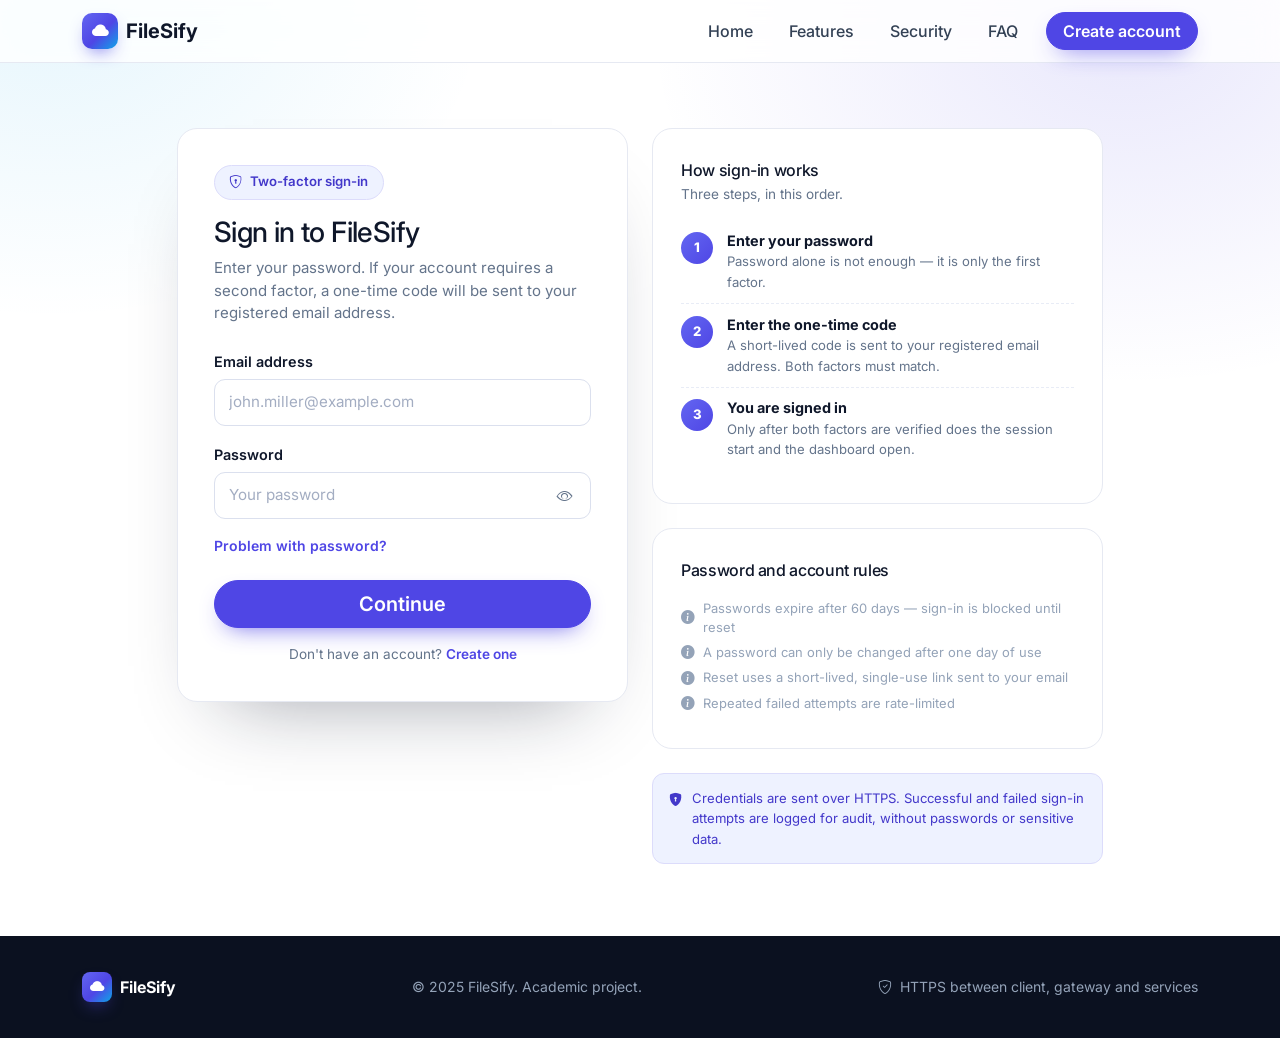
<file: frontend/HTML/two-factor.html>
<!DOCTYPE html>
<html lang="en">
<head>
    <meta charset="utf-8">
    <meta name="viewport" content="width=device-width, initial-scale=1">
    <title>Verify code — FileSify</title>
    <meta name="description" content="Enter your FileSify verification code.">
    <meta name="referrer" content="no-referrer">
    <link rel="icon" type="image/x-icon" href="../img/filesify_icon.png">

    <link href="https://cdn.jsdelivr.net/npm/bootstrap@5.3.3/dist/css/bootstrap.min.css" rel="stylesheet">
    <link href="https://cdn.jsdelivr.net/npm/bootstrap-icons@1.11.3/font/bootstrap-icons.css" rel="stylesheet">
    <link rel="preconnect" href="https://fonts.googleapis.com">
    <link rel="preconnect" href="https://fonts.gstatic.com" crossorigin>
    <link href="https://fonts.googleapis.com/css2?family=Inter:wght@400;500;600;700;800&display=swap" rel="stylesheet">
    <link rel="stylesheet" href="../CSS/styles.css">
</head>
<body>

<nav class="navbar navbar-expand-lg fixed-top navbar-glass py-2">
    <div class="container">
        <a class="navbar-brand d-flex align-items-center gap-2 fw-bold" href="index.html">
            <span class="brand-mark"><i class="bi bi-cloud-fill"></i></span>
            <span>FileSify</span>
        </a>
    </div>
</nav>

<main class="auth-wrap">
    <div class="container">
        <div class="row justify-content-center align-items-center">
            <div class="col-lg-6 col-xl-5">
                <div class="form-card">
                    <span class="pill-badge mb-3"><i class="bi bi-shield-lock"></i> Second factor</span>
                    <h1 class="h3 mb-2">Enter verification code</h1>
                    <p class="text-soft mb-4" style="font-size:.94rem;">
                        We sent a 6-digit code to
                        <strong id="tfTargetEmail" style="color:var(--ink);"></strong>.
                        It expires in 5 minutes.
                    </p>

                    <form id="twoFactorForm" novalidate>
                        <div id="tfAlert" class="alert d-none mb-3" role="alert" aria-live="polite"></div>

                        <div class="mb-3">
                            <label for="tfCode" class="form-label">Verification code</label>
                            <input type="text" class="form-control" id="tfCode" name="code"
                                   inputmode="numeric" autocomplete="one-time-code"
                                   placeholder="000000" maxlength="6" pattern="\d{6}" required
                                   style="letter-spacing:.5rem; text-align:center; font-size:1.4rem; font-weight:600;">
                            <div class="invalid-feedback">Please enter the 6-digit code from your email.</div>
                        </div>

                        <button type="submit" class="btn btn-brand btn-lg rounded-pill w-100">Verify code</button>

                        <p class="text-soft text-center mt-3 mb-0" style="font-size:.85rem;">
                            <a href="#" id="tfBackLink" class="text-decoration-none fw-semibold"
                               style="color:var(--brand);">Use a different account</a>
                        </p>
                    </form>
                </div>
            </div>

            <div class="col-lg-6 col-xl-5">
                <div class="info-card mb-4">
                    <h2 class="h6 mb-1">Why a second code?</h2>
                    <p class="text-soft mb-3" style="font-size:.85rem;">
                        Password alone is the first factor. The code from your email is the second factor — an attacker who steals your password still can't sign in without it.
                    </p>
                    <ul class="rule-list" style="margin-top:0">
                        <li class="ok"><i class="bi bi-check-circle-fill"></i> Codes are 6 digits, expire in 5 minutes</li>
                        <li class="ok"><i class="bi bi-check-circle-fill"></i> Each code is single-use</li>
                        <li class="ok"><i class="bi bi-check-circle-fill"></i> 5 wrong attempts invalidate the code</li>
                    </ul>
                </div>

                <div class="mini-note">
                    <i class="bi bi-envelope-check-fill"></i>
                    <span>Didn't get the email? Check your spam folder. If the code has expired, sign in again to receive a new one.</span>
                </div>
            </div>
        </div>
    </div>
</main>

<footer class="footer">
    <div class="container">
        <div class="d-flex flex-column flex-md-row justify-content-between align-items-center gap-2">
            <a href="index.html" class="d-inline-flex align-items-center gap-2 fw-bold text-white">
                <span class="brand-mark"><i class="bi bi-cloud-fill"></i></span>
                <span>FileSify</span>
            </a>
            <span class="small">&copy; 2025 FileSify. Academic project.</span>
        </div>
    </div>
</footer>

<script src="https://cdn.jsdelivr.net/npm/bootstrap@5.3.3/dist/js/bootstrap.bundle.min.js"></script>
<script src="../JS/app.js"></script>
</body>
</html>
</file>
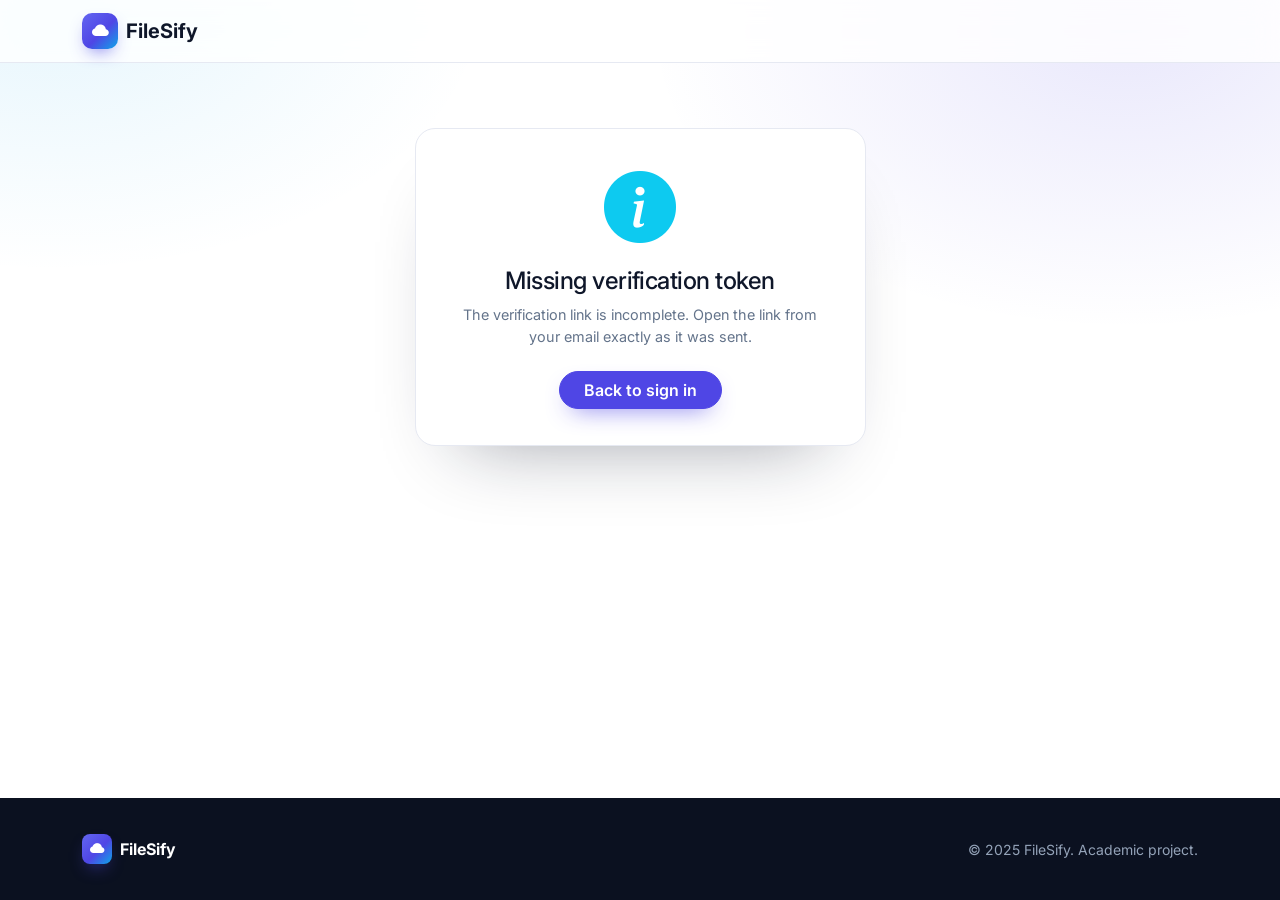
<file: frontend/HTML/verify-email.html>
<!DOCTYPE html>
<html lang="en">
<head>
    <meta charset="utf-8">
    <meta name="viewport" content="width=device-width, initial-scale=1">
    <title>Email Verification — FileSify</title>
    <meta name="description" content="Verify your FileSify email address.">
    <meta name="referrer" content="no-referrer">
    <link rel="icon" type="image/x-icon" href="../img/filesify_icon.png">

    <link href="https://cdn.jsdelivr.net/npm/bootstrap@5.3.3/dist/css/bootstrap.min.css" rel="stylesheet">
    <link href="https://cdn.jsdelivr.net/npm/bootstrap-icons@1.11.3/font/bootstrap-icons.css" rel="stylesheet">
    <link rel="preconnect" href="https://fonts.googleapis.com">
    <link rel="preconnect" href="https://fonts.gstatic.com" crossorigin>
    <link href="https://fonts.googleapis.com/css2?family=Inter:wght@400;500;600;700;800&display=swap" rel="stylesheet">
    <link rel="stylesheet" href="../CSS/styles.css">
</head>
<body>

<nav class="navbar navbar-expand-lg fixed-top navbar-glass py-2">
    <div class="container">
        <a class="navbar-brand d-flex align-items-center gap-2 fw-bold" href="index.html">
            <span class="brand-mark"><i class="bi bi-cloud-fill"></i></span>
            <span>FileSify</span>
        </a>
    </div>
</nav>

<main class="auth-wrap">
    <div class="container">
        <div class="row justify-content-center align-items-center">
            <div class="col-lg-6 col-xl-5">
                <div class="form-card text-center">

                    <!-- Loading state -->
                    <div id="state-loading">
                        <div class="spinner-border text-primary mb-3" role="status">
                            <span class="visually-hidden">Loading…</span>
                        </div>
                        <h1 class="h4 mb-2">Verifying your email…</h1>
                        <p class="text-soft mb-0" style="font-size:.9rem;">This only takes a moment.</p>
                    </div>

                    <!-- Success state -->
                    <div id="state-success" class="d-none">
                        <div class="display-2 text-success mb-3">
                            <i class="bi bi-check-circle-fill"></i>
                        </div>
                        <h1 class="h4 mb-2">Email verified</h1>
                        <p class="text-soft mb-0" style="font-size:.9rem;" id="success-message">
                            Your account is now active. You can sign in.
                        </p>
                        <div class="d-flex gap-2 justify-content-center flex-wrap mt-4">
                            <a href="login.html" class="btn btn-brand rounded-pill px-4">
                                <i class="bi bi-box-arrow-in-right me-1"></i> Sign in
                            </a>
                        </div>
                    </div>

                    <!-- Error state -->
                    <div id="state-error" class="d-none">
                        <div class="display-2 text-danger mb-3">
                            <i class="bi bi-x-circle-fill"></i>
                        </div>
                        <h1 class="h4 mb-2">Verification failed</h1>
                        <p class="text-soft mb-0" style="font-size:.9rem;" id="error-message">
                            The verification link is invalid or has expired.
                        </p>
                        <div class="d-flex gap-2 justify-content-center flex-wrap mt-4">
                            <a href="register.html" class="btn btn-outline-brand rounded-pill px-4">
                                Register again
                            </a>
                            <a href="login.html" class="btn btn-brand rounded-pill px-4">
                                Back to sign in
                            </a>
                        </div>
                    </div>

                    <!-- No-token state -->
                    <div id="state-no-token" class="d-none">
                        <div class="display-2 text-info mb-3">
                            <i class="bi bi-info-circle-fill"></i>
                        </div>
                        <h1 class="h4 mb-2">Missing verification token</h1>
                        <p class="text-soft mb-0" style="font-size:.9rem;">
                            The verification link is incomplete. Open the link from your email exactly as it was sent.
                        </p>
                        <div class="d-flex gap-2 justify-content-center flex-wrap mt-4">
                            <a href="login.html" class="btn btn-brand rounded-pill px-4">
                                Back to sign in
                            </a>
                        </div>
                    </div>

                </div>
            </div>
        </div>
    </div>
</main>

<footer class="footer">
    <div class="container">
        <div class="d-flex flex-column flex-md-row justify-content-between align-items-center gap-2">
            <a href="index.html" class="d-inline-flex align-items-center gap-2 fw-bold text-white">
                <span class="brand-mark"><i class="bi bi-cloud-fill"></i></span>
                <span>FileSify</span>
            </a>
            <span class="small">&copy; 2025 FileSify. Academic project.</span>
        </div>
    </div>
</footer>
<script src="../JS/app.js"></script>
</body>
</html>
</file>
<file: frontend/CSS/styles.css>
/* ---------- Tokens ---------- */
:root{
    --brand:#4f46e5; --brand-dark:#4338ca; --brand-soft:#eef2ff;
    --ink:#0f172a; --muted:#64748b; --line:#e6e9f2; --radius:16px;
}
html{scroll-behavior:smooth}
body{
    font-family:'Inter',system-ui,-apple-system,'Segoe UI',sans-serif;
    color:var(--ink); background:#fff; -webkit-font-smoothing:antialiased;
    min-height:100vh; display:flex; flex-direction:column;
}
body.app-shell{
    background:#f8fafc; display:block; min-height:auto;
}
h1,h2,h3,h4,h5{font-weight:800;letter-spacing:-.022em}
.text-soft{color:var(--muted)!important}
.lead-soft{color:var(--muted);font-size:1.075rem;line-height:1.7}
section{scroll-margin-top:84px}
.section{padding:5.5rem 0}

/* ---------- Buttons ---------- */
.btn{font-weight:600}
.btn-brand{
    background:var(--brand); border:1px solid var(--brand); color:#fff;
    box-shadow:0 10px 24px -12px rgba(79,70,229,.9);
}
.btn-brand:hover,.btn-brand:focus{background:var(--brand-dark);border-color:var(--brand-dark);color:#fff}
.btn-brand:disabled{opacity:.75;cursor:not-allowed}
.btn-outline-brand{border:1px solid #d7dbee;color:var(--ink);background:#fff}
.btn-outline-brand:hover{border-color:var(--brand);color:var(--brand);background:var(--brand-soft)}

/* ---------- Navbar ---------- */
.navbar-glass{
    background:rgba(255,255,255,.82);
    backdrop-filter:saturate(180%) blur(14px);
    -webkit-backdrop-filter:saturate(180%) blur(14px);
    border-bottom:1px solid var(--line);
}
.navbar .nav-link{color:#334155;font-weight:500}
.navbar .nav-link:hover{color:var(--brand)}
.brand-mark{
    width:36px;height:36px;border-radius:10px;display:grid;place-items:center;
    color:#fff;font-size:1.05rem;
    background:linear-gradient(135deg,#6366f1,#4f46e5 55%,#0ea5e9);
    box-shadow:0 8px 18px -8px rgba(79,70,229,.9);
}

/* ---------- Footer ---------- */
.footer{background:#0b1120;color:#94a3b8;padding:2.25rem 0;flex-shrink:0}
.footer.mega{padding:4rem 0 2rem}
.footer a{color:#94a3b8;text-decoration:none;transition:color .2s}
.footer a:hover{color:#fff}
.footer h6{color:#fff;font-weight:700;letter-spacing:.02em;margin-bottom:1rem}
.footer .social a{
    width:38px;height:38px;border-radius:10px;display:grid;place-items:center;
    background:rgba(255,255,255,.06);color:#cbd5e1;
}
.footer .social a:hover{background:var(--brand);color:#fff}
.footer-bottom{border-top:1px solid rgba(255,255,255,.08);margin-top:2.5rem;padding-top:1.5rem;font-size:.875rem}
.footer .brand-mark{width:30px;height:30px;border-radius:8px;font-size:.9rem}

/* ======================================================================
   LANDING PAGE
   ====================================================================== */
.hero{
    padding-top:9rem;padding-bottom:5.5rem;position:relative;overflow:hidden;
    background:
            radial-gradient(60% 60% at 88% 8%,rgba(79,70,229,.14),transparent 62%),
            radial-gradient(55% 55% at 6% 0%,rgba(14,165,233,.12),transparent 62%),#fff;
}
.hero h1{font-size:clamp(2.1rem,4.6vw,3.6rem);line-height:1.08}
.hero-highlight{
    background:linear-gradient(100deg,#4f46e5,#0ea5e9);
    -webkit-background-clip:text;background-clip:text;color:transparent;
}
.pill-badge{
    display:inline-flex;align-items:center;gap:.5rem;
    background:var(--brand-soft);color:var(--brand-dark);
    border:1px solid #dcdcfb;border-radius:999px;
    padding:.4rem .9rem;font-size:.825rem;font-weight:600;
}

/* App mock */
.app-mock{
    border-radius:18px;background:#fff;border:1px solid var(--line);
    box-shadow:0 40px 80px -40px rgba(15,23,42,.45);overflow:hidden;
}
.app-mock-bar{
    display:flex;align-items:center;gap:.4rem;padding:.7rem .95rem;
    background:#f8fafc;border-bottom:1px solid var(--line);
}
.app-mock-bar .dot{width:9px;height:9px;border-radius:50%;background:#e2e8f0}
.app-mock-body{padding:1.25rem}
.file-icon{
    width:38px;height:38px;border-radius:10px;flex:0 0 38px;
    display:grid;place-items:center;font-size:1rem;
}
.file-list li+li{border-top:1px solid var(--line)}
.floating-card{
    position:absolute;background:#fff;border:1px solid var(--line);
    border-radius:14px;padding:.8rem 1rem;
    box-shadow:0 24px 40px -24px rgba(15,23,42,.45);display:none;
}
@media(min-width:992px){.floating-card{display:block}}

/* Cards */
.feature-card,.role-card,.arch-card{
    height:100%;padding:1.9rem 1.6rem;background:#fff;
    border:1px solid var(--line);border-radius:var(--radius);
    transition:transform .25s ease,box-shadow .25s ease,border-color .25s ease;
}
.feature-card:hover,.role-card:hover,.arch-card:hover{
    transform:translateY(-5px);border-color:#d6dbf2;
    box-shadow:0 24px 44px -26px rgba(15,23,42,.4);
}
.feature-icon,.role-icon,.arch-icon{
    width:50px;height:50px;border-radius:13px;margin-bottom:1.1rem;
    display:grid;place-items:center;font-size:1.3rem;
    background:var(--brand-soft);color:var(--brand);
}

/* Check lists */
.check-list{list-style:none;padding:0;margin:0}
.check-list li{
    display:flex;gap:.6rem;padding:.35rem 0;font-size:.92rem;
    color:#334155;align-items:flex-start;
}
.check-list li i{color:#16a34a;margin-top:.18rem;flex:0 0 auto}
.check-list.small li{font-size:.875rem;line-height:1.55}

/* Stats band */
.stats-band{
    background:linear-gradient(135deg,#312e81,#4f46e5 55%,#0ea5e9);
    color:#fff;border-radius:24px;padding:3rem 1.5rem;
    position:relative;overflow:hidden;
}
.stats-band::after{
    content:"";position:absolute;inset:0;
    background:radial-gradient(50% 80% at 90% 10%,rgba(255,255,255,.18),transparent 60%);
}
.stat-number{font-size:2.2rem;font-weight:800;line-height:1}
.stats-band .stat-label{font-size:.875rem;opacity:.82}

/* Steps */
.step-num{
    width:46px;height:46px;border-radius:50%;display:grid;place-items:center;
    font-weight:800;color:#fff;background:linear-gradient(135deg,#6366f1,#4f46e5);
    box-shadow:0 10px 22px -12px rgba(79,70,229,.95);
}

/* Pattern pills, service meta */
.pattern-pill{
    display:inline-flex;align-items:center;gap:.45rem;background:#fff;
    border:1px solid var(--line);border-radius:999px;
    padding:.45rem .9rem;font-size:.85rem;font-weight:600;color:#334155;
}
.pattern-pill i{color:var(--brand)}
.service-meta{
    font-size:.78rem;font-weight:600;color:var(--muted);
    text-transform:uppercase;letter-spacing:.06em;margin-bottom:.35rem;
}

/* FAQ */
.accordion-item{
    border:1px solid var(--line);border-radius:12px!important;
    margin-bottom:.75rem;overflow:hidden;
}
.accordion-button{font-weight:600;color:var(--ink);padding:1.05rem 1.25rem}
.accordion-button:not(.collapsed){background:var(--brand-soft);color:var(--brand-dark);box-shadow:none}
.accordion-button:focus{box-shadow:none;border-color:transparent}

/* CTA */
.cta-panel{
    border-radius:26px;padding:4rem 1.5rem;text-align:center;color:#fff;
    background:linear-gradient(135deg,#312e81,#4f46e5 58%,#0ea5e9);
    position:relative;overflow:hidden;
}
.cta-panel::after{
    content:"";position:absolute;inset:0;
    background:radial-gradient(45% 70% at 15% 100%,rgba(255,255,255,.18),transparent 60%);
}
.cta-panel>*{position:relative;z-index:1}

/* ======================================================================
   AUTH PAGES (login + register)
   ====================================================================== */
.auth-wrap{
    flex:1 0 auto;
    padding-top:8rem; padding-bottom:4.5rem;
    position:relative; overflow:hidden;
    background:
            radial-gradient(60% 60% at 88% 4%,rgba(79,70,229,.12),transparent 62%),
            radial-gradient(55% 55% at 4% 0%,rgba(14,165,233,.10),transparent 62%),#fff;
}

/* Form card */
.form-card{
    background:#fff;border:1px solid var(--line);border-radius:20px;
    padding:2.25rem;
    box-shadow:0 40px 80px -48px rgba(15,23,42,.45);
}
@media(max-width:575.98px){
    .form-card{padding:1.5rem;border-radius:16px}
}

/* Form controls */
.form-label{font-weight:600;font-size:.9rem;margin-bottom:.4rem}
.form-control{
    border:1px solid #dbe0ee;border-radius:11px;padding:.7rem .9rem;
    font-size:.95rem;color:var(--ink);
}
.form-control::placeholder{color:#a3adc2}
.form-control:focus,.form-check-input:focus{
    border-color:#a5b4fc; box-shadow:0 0 0 .25rem rgba(79,70,229,.15);
}
.form-control.is-invalid{border-color:#dc3545;background-image:none}
.form-control.is-valid{border-color:#16a34a;background-image:none}
.form-check-input{border-color:#cbd3e6}
.form-check-input:checked{background-color:var(--brand);border-color:var(--brand)}
.form-check-label{font-size:.9rem;color:#475569}
.invalid-feedback{font-size:.82rem}
.field-hint{font-size:.8rem;color:var(--muted);margin-top:.35rem}

/* Password toggle */
.pw-wrap{position:relative}
.pw-wrap .form-control{padding-right:2.9rem}
.pw-toggle{
    position:absolute;top:50%;right:.6rem;transform:translateY(-50%);
    border:none;background:none;color:var(--muted);cursor:pointer;
    width:32px;height:32px;border-radius:8px;display:grid;place-items:center;
}
.pw-toggle:hover{color:var(--brand);background:var(--brand-soft)}

/* Password rules */
.rule-list{list-style:none;padding:0;margin:.65rem 0 0}
.rule-list li{
    display:flex;align-items:center;gap:.5rem;
    font-size:.81rem;color:#94a3b8;padding:.16rem 0;
    transition:color .18s ease;
}
.rule-list li i{font-size:.85rem;transition:color .18s ease}
.rule-list li.ok{color:#16a34a}
.rule-list li.ok i{color:#16a34a}

/* Strength meter */
.strength-track{height:6px;border-radius:999px;background:#eef1f8;overflow:hidden;margin-top:.55rem}
.strength-fill{height:100%;width:0;border-radius:999px;background:#e2e8f0;transition:width .25s ease,background .25s ease}
.strength-label{font-size:.78rem;font-weight:600;color:var(--muted);margin-top:.4rem}

/* Side panel */
.info-card{background:#fff;border:1px solid var(--line);border-radius:20px;padding:2rem 1.75rem}
.info-step{display:flex;gap:.9rem;padding:.7rem 0}
.info-step+.info-step{border-top:1px dashed #e8ecf6}
.info-step-num{
    width:32px;height:32px;flex:0 0 32px;border-radius:50%;
    display:grid;place-items:center;font-size:.82rem;font-weight:800;color:#fff;
    background:linear-gradient(135deg,#6366f1,#4f46e5);
}
.info-step h6{font-size:.9rem;font-weight:700;margin:0 0 .15rem}
.info-step p{font-size:.82rem;color:var(--muted);margin:0;line-height:1.55}

.mini-note{
    display:flex;gap:.65rem;background:var(--brand-soft);
    border:1px solid #dcdcfb;border-radius:12px;padding:.85rem 1rem;
    font-size:.82rem;color:var(--brand-dark);line-height:1.55;
}
.mini-note i{flex:0 0 auto;margin-top:.1rem}

/* ======================================================================
   DASHBOARD
   ====================================================================== */
.navbar-brand{color:var(--ink)!important}

/* Search */
.search-wrap{position:relative;flex:1;max-width:420px}
.search-wrap i{
    position:absolute;left:.85rem;top:50%;transform:translateY(-50%);
    color:var(--muted);font-size:.9rem;
}
.search-wrap input{
    width:100%;border:1px solid #dbe0ee;border-radius:10px;
    padding:.5rem .9rem .5rem 2.4rem;font-size:.9rem;background:#f8fafc;
}
.search-wrap input:focus{
    outline:none;border-color:#a5b4fc;background:#fff;
    box-shadow:0 0 0 .2rem rgba(79,70,229,.12);
}

/* Icon button */
.icon-btn{
    width:38px;height:38px;border-radius:10px;display:grid;place-items:center;
    border:none;background:transparent;color:#475569;position:relative;
}
.icon-btn:hover{background:var(--brand-soft);color:var(--brand)}
.icon-btn .badge-dot{
    position:absolute;top:4px;right:4px;min-width:16px;height:16px;
    padding:0 .25rem;border-radius:8px;background:#dc3545;color:#fff;
    font-size:.65rem;font-weight:700;display:grid;place-items:center;
    border:2px solid #fff;
}

/* Avatar */
.avatar{
    width:36px;height:36px;border-radius:50%;display:grid;place-items:center;
    font-size:.82rem;font-weight:700;color:#fff;
    background:linear-gradient(135deg,#818cf8,#4f46e5);
}

/* Layout */
.layout{padding-top:64px}

/* Sidebar */
.sidebar{
    width:260px;flex-shrink:0;background:#fff;border-right:1px solid var(--line);
    position:fixed;top:64px;bottom:0;left:0;overflow-y:auto;
    padding:1.5rem 1rem;display:flex;flex-direction:column;
}
.sidebar-section{margin-bottom:1.5rem}
.sidebar-section-title{
    font-size:.72rem;font-weight:700;text-transform:uppercase;
    letter-spacing:.08em;color:#94a3b8;padding:0 .75rem;margin-bottom:.5rem;
}
.sidebar-link{
    display:flex;align-items:center;gap:.65rem;
    padding:.6rem .75rem;border-radius:10px;
    color:#475569;text-decoration:none;font-size:.9rem;font-weight:500;
    margin-bottom:.15rem;
}
.sidebar-link:hover{background:#f1f5f9;color:var(--ink)}
.sidebar-link.active{background:var(--brand-soft);color:var(--brand-dark);font-weight:600}
.sidebar-link i{font-size:1rem;color:#94a3b8}
.sidebar-link.active i{color:var(--brand)}
.sidebar-link .count{
    margin-left:auto;font-size:.72rem;font-weight:700;
    background:#f1f5f9;color:var(--muted);padding:.15rem .5rem;border-radius:999px;
}
.sidebar-link.active .count{background:var(--brand);color:#fff}

.sidebar-quota{
    margin-top:auto;padding:1rem .75rem;border-top:1px solid var(--line);
}
.sidebar-quota .progress{height:6px;background:#eef1f8;margin:.5rem 0}
.sidebar-quota .progress-bar{background:linear-gradient(90deg,#4f46e5,#0ea5e9)}
.sidebar-quota .quota-label{font-size:.78rem;color:var(--muted)}
.sidebar-quota .quota-value{font-weight:700;color:var(--ink);font-size:.85rem}
.sidebar-quota .request-btn{
    font-size:.78rem;font-weight:600;color:var(--brand);
    text-decoration:none;display:inline-block;margin-top:.5rem;
}
.sidebar-quota .request-btn:hover{text-decoration:underline}

/* Main content */
.main-content{
    margin-left:260px;padding:2rem;min-height:calc(100vh - 64px);
}
@media(max-width:991.98px){
    .main-content{margin-left:0;padding:1.5rem}
}

/* Page header */
.page-header{
    display:flex;align-items:center;justify-content:space-between;
    gap:1rem;margin-bottom:1.5rem;flex-wrap:wrap;
}
.page-header h1{font-size:1.5rem;margin:0}

/* Stats */
.stat-card{
    background:#fff;border:1px solid var(--line);border-radius:14px;
    padding:1.1rem 1.25rem;height:100%;
}
.stat-card .stat-label{
    font-size:.72rem;color:var(--muted);font-weight:700;
    text-transform:uppercase;letter-spacing:.04em;margin-bottom:.35rem;
}
.stat-value{font-size:1.5rem;font-weight:800;line-height:1;color:var(--ink)}
.stat-value small{font-size:.78rem;font-weight:500;color:var(--muted)}
.stat-icon{
    width:34px;height:34px;border-radius:10px;display:grid;place-items:center;
    font-size:.95rem;margin-bottom:.65rem;
    background:var(--brand-soft);color:var(--brand);
}

/* File listing */
.file-card{
    background:#fff;border:1px solid var(--line);border-radius:14px;overflow:hidden;
}
.file-header{
    display:flex;align-items:center;justify-content:space-between;
    padding:1rem 1.25rem;border-bottom:1px solid var(--line);
}
.file-header h6{margin:0;font-size:.95rem;font-weight:700}
.file-header .breadcrumb{margin:0;font-size:.8rem}
.file-header .breadcrumb a{color:var(--muted);text-decoration:none}
.file-header .breadcrumb a:hover{color:var(--brand)}

.file-table{width:100%;border-collapse:collapse}
.file-table thead th{
    padding:.75rem 1.25rem;font-size:.7rem;font-weight:700;
    text-transform:uppercase;letter-spacing:.06em;color:#94a3b8;
    background:#f8fafc;border-bottom:1px solid var(--line);text-align:left;
}
.file-table tbody td{
    padding:.85rem 1.25rem;font-size:.9rem;
    border-bottom:1px solid var(--line);vertical-align:middle;
}
.file-table tbody tr:last-child td{border-bottom:none}
.file-table tbody tr:hover{background:#fafbfe}

.file-name{display:flex;align-items:center;gap:.75rem;font-weight:600;color:var(--ink)}
.file-name .icon{
    width:34px;height:34px;border-radius:8px;
    display:grid;place-items:center;font-size:1rem;flex-shrink:0;
}
.file-name .icon.folder{background:#eef2ff;color:#4f46e5}
.file-name .icon.pdf{background:#fef2f2;color:#dc2626}
.file-name .icon.img{background:#ecfdf5;color:#16a34a}
.file-name .icon.doc{background:#eff6ff;color:#2563eb}
.file-name .icon.zip{background:#fffbeb;color:#d97706}
.file-name .icon.sheet{background:#f0fdf4;color:#16a34a}
.file-name small{display:block;font-size:.72rem;font-weight:500;color:var(--muted);margin-top:.1rem}

.badge-shared{
    display:inline-flex;align-items:center;gap:.25rem;
    font-size:.72rem;font-weight:600;padding:.2rem .5rem;
    border-radius:999px;background:var(--brand-soft);color:var(--brand);
}

.file-actions{text-align:right}
.file-actions .btn-icon{
    width:32px;height:32px;border-radius:8px;
    border:none;background:transparent;color:var(--muted);
    display:inline-grid;place-items:center;
}
.file-actions .btn-icon:hover{background:#f1f5f9;color:var(--ink)}

/* Offcanvas sidebar */
.offcanvas-sidebar .sidebar-section-title{
    font-size:.72rem;font-weight:700;text-transform:uppercase;
    letter-spacing:.08em;color:#94a3b8;padding:0 .75rem;margin-bottom:.5rem;
}
.offcanvas-sidebar{padding:1.5rem 1rem}

/* Logout dialog */
.dialog{
    border:none;
    border-radius:20px;
    padding:0;
    width:calc(100% - 2rem);
    max-width:420px;
    background:#fff;
    color:var(--ink);
    box-shadow:0 40px 80px -30px rgba(15,23,42,.55);
    overflow:hidden;
    z-index: 1055; 
    margin: auto;
}
.dialog::backdrop{
    background:rgba(15,23,42,.5);
    backdrop-filter:blur(2px);
    -webkit-backdrop-filter:blur(2px);
}
.dialog-header{
    display:flex;align-items:center;justify-content:space-between;
    padding:1.25rem 1.5rem .5rem;
}
.dialog-title{
    font-size:1.1rem;
    font-weight:800;
    letter-spacing:-.015em;
    margin:0;
}
.dialog-close{
    width:32px;height:32px;
    border:none;border-radius:8px;
    background:transparent;color:var(--muted);
    display:grid;place-items:center;
    font-size:1rem;cursor:pointer;
    transition:background .15s ease,color .15s ease;
}
.dialog-close:hover,
.dialog-close:focus{
    background:var(--brand-soft);
    color:var(--brand);
    outline:none;
}
.dialog-body{
    padding:.5rem 1.5rem 1.25rem;
    font-size:.925rem;
    color:var(--muted);
    line-height:1.6;
    text-align: center;
}
.dialog-footer{
    display:flex;
    justify-content:flex-end;
    gap:.5rem;
    padding:0 1.5rem 1.5rem;
}
@media(max-width:575.98px){
    .dialog-footer{flex-direction:column-reverse}
    .dialog-footer .btn{width:100%}
}

/* ---------- Notifications page ---------- */
.notifications-list { display: flex; flex-direction: column; }

.notification-group-label {
    font-size: 0.72rem;
    font-weight: 700;
    text-transform: uppercase;
    letter-spacing: 0.05em;
    color: #8a8f9c;
    background: #f8f9fb;
    padding: 0.55rem 1.25rem;
    border-bottom: 1px solid #eef0f4;
}

.notification-item {
    display: flex;
    align-items: flex-start;
    gap: 0.9rem;
    padding: 1rem 1.25rem;
    border-bottom: 1px solid #eef0f4;
    position: relative;
    transition: background-color 0.15s ease;
}
.notification-item:last-child { border-bottom: none; }
.notification-item:hover { background-color: #fafbff; }
.notification-item.unread { background-color: #f5f7ff; }
.notification-item.unread:hover { background-color: #eef1ff; }

.notification-icon {
    width: 40px;
    height: 40px;
    flex-shrink: 0;
    display: flex;
    align-items: center;
    justify-content: center;
    border-radius: 50%;
    font-size: 1.05rem;
}
.notification-icon.type-share       { background: #e0e7ff; color: #4f46e5; }
.notification-icon.type-new_version { background: #fef3c7; color: #d97706; }
.notification-icon.type-new_file    { background: #dcfce7; color: #16a34a; }
.notification-icon.type-system      { background: #e2e8f0; color: #475569; }

.notification-content { flex: 1; min-width: 0; }
.notification-title { font-weight: 600; font-size: 0.92rem; color: #1f2937; line-height: 1.35; }
.notification-body  { font-size: 0.86rem; color: #4b5563; margin-top: 2px; line-height: 1.4; }
.notification-time  { font-size: 0.75rem; color: #8a8f9c; margin-top: 4px; }

.notification-dot {
    position: absolute;
    top: 1.15rem;
    right: 1.25rem;
    width: 8px;
    height: 8px;
    border-radius: 50%;
    background: #6366f1;
    opacity: 0;
}
.notification-item.unread .notification-dot { opacity: 1; }

.notification-empty {
    text-align: center;
    padding: 3rem 1rem;
    color: #8a8f9c;
    font-size: 0.9rem;
}
</file>
